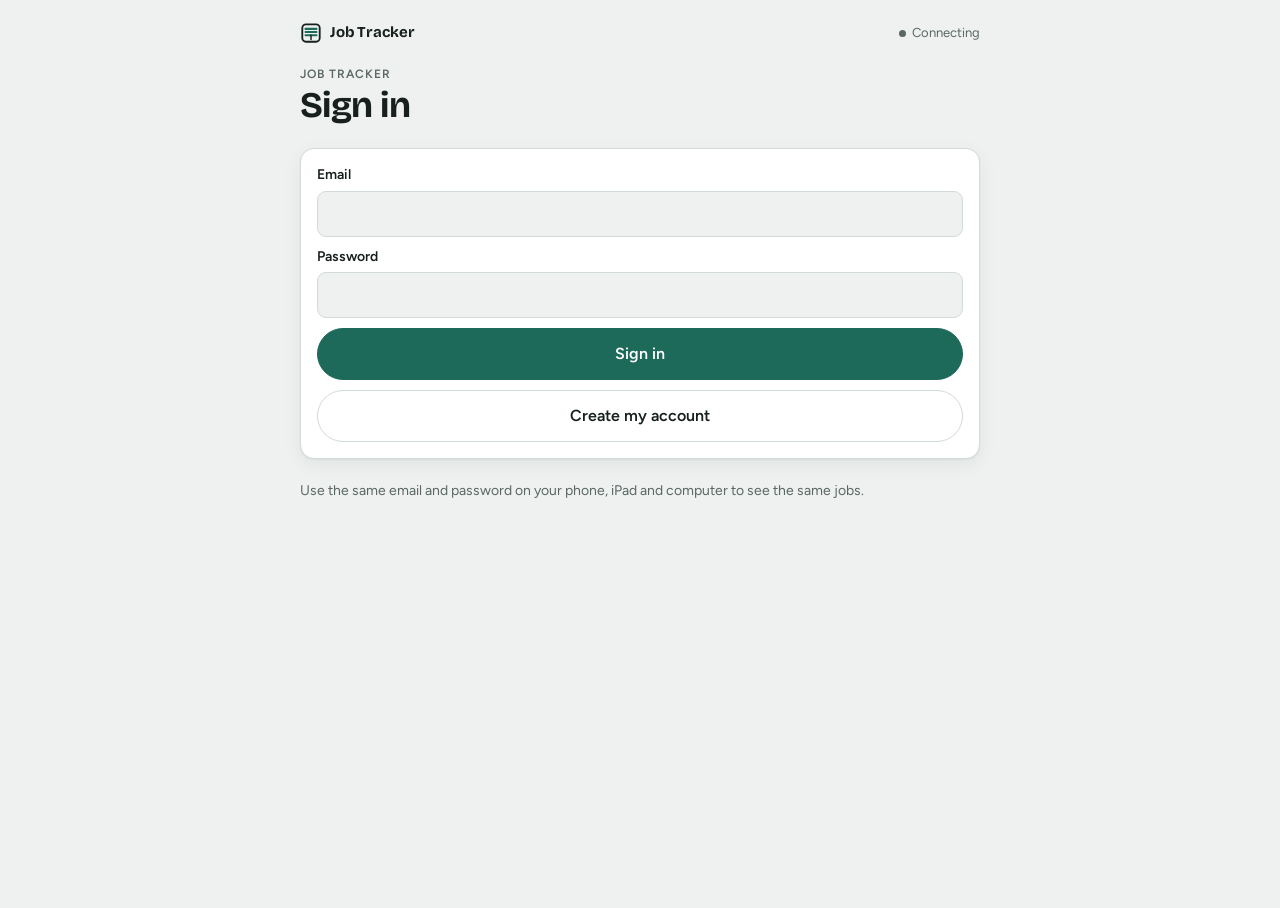
<file: app/index.html>
<!doctype html>
<html lang="en">
<head>
<meta charset="utf-8">
<meta name="viewport" content="width=device-width, initial-scale=1, viewport-fit=cover">
<title>Job Tracker</title>
<meta name="description" content="Window covering jobs from first call to install check-in. Works offline and syncs between your devices.">
<meta name="theme-color" content="#eef1ef" media="(prefers-color-scheme: light)">
<meta name="theme-color" content="#0f1412" media="(prefers-color-scheme: dark)">
<meta name="apple-mobile-web-app-capable" content="yes">
<meta name="mobile-web-app-capable" content="yes">
<meta name="apple-mobile-web-app-title" content="Job Tracker">
<meta name="apple-mobile-web-app-status-bar-style" content="black-translucent">
<link rel="manifest" href="manifest.webmanifest">
<link rel="icon" href="icon.svg" type="image/svg+xml">
<link rel="apple-touch-icon" href="apple-touch-icon.png">
<link rel="preconnect" href="https://fonts.googleapis.com">
<link rel="preconnect" href="https://fonts.gstatic.com" crossorigin>
<link rel="stylesheet" href="leaflet.css">
<link rel="stylesheet" href="https://fonts.googleapis.com/css2?family=Bricolage+Grotesque:opsz,wght@12..96,500;12..96,700&family=Figtree:wght@400;500;600;700&display=swap">
<style>
/* Layout: one narrow column like a phone app, fixed tab bar at the bottom, sheets slide up for every form.
   Look: cool stone neutrals with a deep fabric-teal accent; the job's progress is drawn as window slats. */
:root {
  --bg: #eef1ef;
  --surface: #ffffff;
  --sunk: #e3e8e5;
  --ink: #17201d;
  --muted: #5a6762;
  --line: #d3dbd7;
  --accent: #1d6a5b;
  --accent-ink: #ffffff;
  --accent-soft: #d6e9e3;
  --warn: #a8571f;
  --warn-soft: #f6e4d6;
  --danger: #b03a32;
  --ev-sales: #4f6d8f;
  --ev-measure: #82699a;
  --ev-install: #3f8256;
  --ev-meeting: #3d8590;
  --ev-other: #8c867c;
  --ev-prewire: #a8822f;
  --ev-service: #a9524a;
  --shadow: 0 1px 2px rgba(20, 35, 30, .06), 0 6px 20px rgba(20, 35, 30, .06);
  --font-display: "Bricolage Grotesque", "Figtree", system-ui, sans-serif;
  --font-body: "Figtree", system-ui, -apple-system, "Segoe UI", sans-serif;
  --r: 14px;
  --r-sm: 9px;
}
@media (prefers-color-scheme: dark) {
  :root:not([data-theme="light"]) {
    --bg: #0f1412; --surface: #182019; --sunk: #121815; --ink: #e4ebe7; --muted: #95a39d; --line: #2a3430;
    --accent: #5cbfa6; --accent-ink: #08201a; --accent-soft: #1b3830; --warn: #e39a62; --warn-soft: #3a2719; --danger: #ec7a70;
    --ev-sales: #7f9fc4; --ev-measure: #b29bcb; --ev-install: #73b98a; --ev-meeting: #6fb7c1; --ev-other: #aaa498; --ev-prewire: #d1ab5b; --ev-service: #d58479;
    --shadow: 0 1px 2px rgba(0, 0, 0, .3), 0 6px 20px rgba(0, 0, 0, .25);
    color-scheme: dark;
  }
}
:root[data-theme="dark"] {
  --bg: #0f1412; --surface: #182019; --sunk: #121815; --ink: #e4ebe7; --muted: #95a39d; --line: #2a3430;
  --accent: #5cbfa6; --accent-ink: #08201a; --accent-soft: #1b3830; --warn: #e39a62; --warn-soft: #3a2719; --danger: #ec7a70;
  --ev-sales: #7f9fc4; --ev-measure: #b29bcb; --ev-install: #73b98a; --ev-meeting: #6fb7c1; --ev-other: #aaa498; --ev-prewire: #d1ab5b; --ev-service: #d58479;
  --shadow: 0 1px 2px rgba(0, 0, 0, .3), 0 6px 20px rgba(0, 0, 0, .25);
  color-scheme: dark;
}

* { box-sizing: border-box; -webkit-tap-highlight-color: transparent; }
/* App-style scrolling: the page itself stays put and only the content scrolls, with no rubber-band stretch. */
html { height: 100%; overflow: hidden; overscroll-behavior: none; color-scheme: light; }
body { height: 100%; overflow-y: auto; overscroll-behavior: none; -webkit-overflow-scrolling: touch; touch-action: manipulation; }
button, a, .row, .day, .chip { -webkit-user-select: none; user-select: none; -webkit-touch-callout: none; }
body {
  background: var(--bg); color: var(--ink);
  font-family: var(--font-body); font-size: 16px; line-height: 1.45;
  -webkit-font-smoothing: antialiased;
  padding-left: max(16px, env(safe-area-inset-left, 0px));
  padding-right: max(16px, env(safe-area-inset-right, 0px));
}
button, input, select, textarea { font: inherit; color: inherit; }
a { color: var(--accent); }
:focus-visible { outline: 2px solid var(--accent); outline-offset: 2px; border-radius: 6px; }
.num { font-variant-numeric: tabular-nums; }

#app { max-width: 680px; margin: 0 auto; padding-block: calc(14px + env(safe-area-inset-top, 0px)) 110px; display: flex; flex-direction: column; gap: 22px; }

/* Top status line */
.topline { display: flex; align-items: center; justify-content: space-between; gap: 12px; font-size: 13px; color: var(--muted); }
.brand { display: flex; align-items: center; gap: 8px; font-family: var(--font-display); font-weight: 700; font-size: 15px; color: var(--ink); letter-spacing: -.01em; }
.brand svg { width: 22px; height: 22px; }
.sync { display: inline-flex; align-items: center; gap: 6px; }
.sync i { width: 7px; height: 7px; border-radius: 50%; background: var(--accent); display: inline-block; }
.sync.saving i { background: var(--warn); }
.sync.off i { background: var(--muted); }

h1, h2, h3 { font-family: var(--font-display); letter-spacing: -.015em; margin: 0; text-wrap: balance; }
h1 { font-size: clamp(28px, 7vw, 36px); line-height: 1.08; font-weight: 700; }
h2 { font-size: 19px; font-weight: 700; }
.eyebrow { font-size: 12px; font-weight: 600; letter-spacing: .08em; text-transform: uppercase; color: var(--muted); margin: 0 0 4px; }
.muted { color: var(--muted); }
.small { font-size: 14px; }
p { margin: 0; }

.section { display: flex; flex-direction: column; gap: 10px; }
.section-head { display: flex; align-items: baseline; justify-content: space-between; gap: 12px; }
.section-head .count { font-size: 14px; color: var(--muted); font-weight: 500; font-family: var(--font-body); }

.card { background: var(--surface); border: 1px solid var(--line); border-radius: var(--r); box-shadow: var(--shadow); }
.list { background: var(--surface); border: 1px solid var(--line); border-radius: var(--r); overflow: hidden; }
.list > * + * { border-top: 1px solid var(--line); }
.empty { padding: 18px; color: var(--muted); font-size: 15px; background: var(--surface); border: 1px dashed var(--line); border-radius: var(--r); }

/* Buttons */
.btn { display: inline-flex; align-items: center; justify-content: center; gap: 8px; min-height: 44px; padding: 0 16px; border-radius: 999px; border: 1px solid var(--line); background: var(--surface); font-weight: 600; font-size: 15px; cursor: pointer; text-decoration: none; color: var(--ink); white-space: nowrap; }
.btn:hover { border-color: var(--muted); }
.btn.primary { background: var(--accent); border-color: var(--accent); color: var(--accent-ink); }
.btn.primary:hover { filter: brightness(1.06); }
.btn.big { min-height: 52px; font-size: 16px; padding: 0 22px; width: 100%; }
.btn.ghost { background: transparent; }
.btn.danger { color: var(--danger); }
.btn.sm { min-height: 36px; padding: 0 12px; font-size: 14px; }
.btn svg { width: 18px; height: 18px; flex: none; }
.btn-row { display: flex; flex-wrap: wrap; gap: 8px; }
.link-btn { background: none; border: 0; padding: 4px 0; color: var(--accent); font-weight: 600; font-size: 15px; cursor: pointer; }
.icon-btn { width: 40px; height: 40px; border-radius: 50%; border: 1px solid var(--line); background: var(--surface); display: inline-grid; place-items: center; cursor: pointer; color: var(--ink); flex: none; }
.icon-btn svg { width: 18px; height: 18px; }

.quick { display: grid; grid-template-columns: repeat(3, 1fr); gap: 8px; }
.quick .btn { padding: 0 8px; font-size: 14px; }

/* Week strip */
.week { display: flex; flex-direction: column; gap: 10px; }
.week-nav { display: flex; align-items: center; justify-content: space-between; gap: 8px; }
.week-nav strong { font-family: var(--font-display); font-size: 17px; }
.days { display: grid; grid-template-columns: repeat(7, minmax(0, 1fr)); gap: 4px 4px; }
.day { display: flex; flex-direction: column; align-items: center; gap: 3px; padding: 8px 0 7px; border-radius: 12px; border: 1px solid transparent; background: none; cursor: pointer; min-width: 0; }
.day .dw { font-size: 11px; text-transform: uppercase; letter-spacing: .06em; color: var(--muted); font-weight: 600; }
.day .dn { font-size: 18px; font-weight: 600; font-variant-numeric: tabular-nums; line-height: 1.2; }
.day .dots { display: flex; gap: 3px; height: 6px; }
.day .dots i { width: 6px; height: 6px; border-radius: 50%; display: block; }
.day.today .dn { color: var(--accent); }
.day.sel { background: var(--surface); border-color: var(--line); box-shadow: var(--shadow); }
.day.sel.today { background: var(--accent); border-color: var(--accent); }
.day.sel.today .dn, .day.sel.today .dw { color: var(--accent-ink); }

/* Agenda rows */
.row { display: flex; align-items: flex-start; gap: 12px; padding: 13px 14px; width: 100%; text-align: left; background: none; border: 0; cursor: pointer; color: inherit; text-decoration: none; }
.row:hover { background: var(--sunk); }
.row .when { width: 52px; flex: none; font-size: 14px; font-weight: 600; font-variant-numeric: tabular-nums; padding-top: 1px; }
.row .when small { display: block; font-weight: 500; color: var(--muted); font-size: 12px; }
.row .bar { width: 4px; align-self: stretch; border-radius: 4px; flex: none; }
.row .body { flex: 1; min-width: 0; display: flex; flex-direction: column; gap: 2px; }
.row .t { font-weight: 600; overflow-wrap: anywhere; }
.row .s { font-size: 14px; color: var(--muted); overflow-wrap: anywhere; }
.row .end { flex: none; align-self: center; color: var(--muted); }
.row.done .t { text-decoration: line-through; color: var(--muted); font-weight: 500; }
.check { width: 24px; height: 24px; border-radius: 7px; border: 2px solid var(--muted); background: none; flex: none; display: grid; place-items: center; cursor: pointer; margin-top: 1px; color: var(--accent-ink); padding: 0; }
.check.on { background: var(--accent); border-color: var(--accent); }
.check svg { width: 14px; height: 14px; }
.tag { display: inline-flex; align-items: center; gap: 5px; font-size: 12px; font-weight: 600; padding: 3px 9px; border-radius: 999px; background: var(--sunk); color: var(--muted); white-space: nowrap; }
.tag.warn { background: var(--warn-soft); color: var(--warn); }
.tag.ok { background: var(--accent-soft); color: var(--accent); }

/* Jobs list */
.search { position: relative; }
.search input { width: 100%; min-height: 48px; border-radius: 999px; border: 1px solid var(--line); background: var(--surface); padding: 0 16px 0 44px; font-size: 16px; }
.search svg { position: absolute; left: 15px; top: 50%; transform: translateY(-50%); width: 18px; height: 18px; color: var(--muted); }
.chips { display: flex; gap: 6px; flex-wrap: wrap; }
.chip { min-height: 36px; padding: 0 14px; border-radius: 999px; border: 1px solid var(--line); background: var(--surface); font-weight: 600; font-size: 14px; cursor: pointer; }
.chip[aria-pressed="true"] { background: var(--ink); color: var(--bg); border-color: var(--ink); }
.job-row .slats-mini { flex: none; align-self: center; }
.stage-group { display: flex; flex-direction: column; gap: 8px; }
.stage-group h3 { font-size: 15px; font-family: var(--font-body); font-weight: 600; color: var(--muted); display: flex; justify-content: space-between; }

/* Slats: a job's progress drawn as six window slats */
.slats { display: grid; grid-template-columns: repeat(6, minmax(0, 1fr)); gap: 5px; background: none; border: 0; padding: 0; width: 100%; cursor: pointer; }
.slats span { height: 12px; border-radius: 3px; background: var(--sunk); border: 1px solid var(--line); position: relative; }
.slats span.on { background: var(--accent); border-color: var(--accent); }
.slats span.now { background: repeating-linear-gradient(-55deg, var(--accent) 0 5px, var(--accent-soft) 5px 9px); border-color: var(--accent); }
.slats-mini { display: grid; grid-template-rows: repeat(6, 3px); gap: 2px; width: 22px; }
.slats-mini i { display: block; border-radius: 1px; background: var(--line); }
.slats-mini i.on { background: var(--accent); }
.stage-labels { display: grid; grid-template-columns: repeat(6, minmax(0, 1fr)); gap: 5px; font-size: 11px; color: var(--muted); text-align: center; }
.stage-labels .now { color: var(--accent); font-weight: 700; }

/* Job page */
.back { display: inline-flex; align-items: center; gap: 4px; color: var(--muted); font-weight: 600; text-decoration: none; font-size: 15px; }
.back svg { width: 18px; height: 18px; }
.job-head { display: flex; flex-direction: column; gap: 8px; }
.job-head .addr { display: flex; align-items: center; gap: 8px; color: var(--muted); }
.next { padding: 16px; display: flex; flex-direction: column; gap: 10px; }
.next .why { font-size: 14px; color: var(--muted); }
.kv { display: grid; grid-template-columns: max-content 1fr; gap: 6px 16px; padding: 14px; font-size: 15px; }
.kv dt { color: var(--muted); }
.kv dd { margin: 0; min-width: 0; overflow-wrap: anywhere; }
.note-entry { padding: 13px 14px; display: flex; flex-direction: column; gap: 3px; }
.note-entry .meta { font-size: 13px; color: var(--muted); display: flex; gap: 8px; align-items: center; }
.note-entry .txt { white-space: pre-wrap; overflow-wrap: anywhere; }
.money { font-weight: 700; font-variant-numeric: tabular-nums; }
.room-head { padding: 9px 14px; font-size: 13px; font-weight: 700; letter-spacing: .05em; text-transform: uppercase; color: var(--muted); background: var(--sunk); }
.file-thumb { width: 44px; height: 44px; border-radius: 8px; flex: none; object-fit: cover; background: var(--sunk); display: grid; place-items: center; color: var(--muted); font-size: 11px; font-weight: 700; border: 1px solid var(--line); }
.person-line { display: flex; flex-wrap: wrap; gap: 4px 12px; font-size: 14px; color: var(--muted); }
.copy { background: none; border: 0; color: var(--accent); font-weight: 600; cursor: pointer; padding: 0; font-size: 14px; }

.banner { padding: 14px 16px; border-radius: var(--r); background: var(--accent-soft); color: var(--ink); font-size: 15px; display: flex; flex-direction: column; gap: 8px; }
.banner.warn { background: var(--warn-soft); }

/* Tab bar */
.tabbar { position: fixed; left: 0; right: 0; bottom: 0; z-index: 1100; background: var(--surface); border-top: 1px solid var(--line);
  padding: 6px max(16px, env(safe-area-inset-right, 0px)) calc(6px + env(safe-area-inset-bottom, 0px)) max(16px, env(safe-area-inset-left, 0px)); }
.tabbar nav { max-width: 680px; margin: 0 auto; display: grid; grid-template-columns: repeat(4, 1fr); }
.tabbar a { display: flex; flex-direction: column; align-items: center; gap: 2px; padding: 6px 0; font-size: 12px; font-weight: 600; color: var(--muted); text-decoration: none; border-radius: 10px; }
.tabbar a svg { width: 22px; height: 22px; }
.tabbar a[aria-current="page"] { color: var(--accent); }

/* Sheet (all forms) */
dialog#sheet { border: 0; padding: 0; background: var(--surface); color: var(--ink); width: min(560px, 100%); max-width: 100%; max-height: 92dvh; border-radius: 20px 20px 0 0; margin: auto auto 0; box-shadow: 0 -10px 40px rgba(0, 0, 0, .2); }
@media (min-width: 640px) { dialog#sheet { border-radius: 20px; margin: auto; } }
dialog#sheet::backdrop { background: rgba(10, 18, 15, .45); }
.sheet-in { display: flex; flex-direction: column; max-height: 92dvh; }
.sheet-head { padding: 18px 20px 10px; display: flex; justify-content: space-between; align-items: flex-start; gap: 12px; }
.sheet-head h2 { font-size: 21px; }
.sheet-body { padding: 4px 20px 16px; overflow-y: auto; display: flex; flex-direction: column; gap: 14px; }
.sheet-foot { padding: 12px 20px calc(14px + env(safe-area-inset-bottom, 0px)); border-top: 1px solid var(--line); display: flex; gap: 8px; flex-wrap: wrap; }
.sheet-foot .btn { flex: 1; }
.field { display: flex; flex-direction: column; gap: 5px; min-width: 0; }
.field label, .field .lbl { font-size: 14px; font-weight: 600; }
.field input, .field select, .field textarea { width: 100%; min-height: 46px; border: 1px solid var(--line); border-radius: var(--r-sm); background: var(--bg); padding: 10px 12px; font-size: 16px; }
.field textarea { min-height: 90px; resize: vertical; }
.field .hint { font-size: 13px; color: var(--muted); }
.fields-2 { display: grid; grid-template-columns: 1fr 1fr; gap: 12px; }
.radios { display: flex; flex-wrap: wrap; gap: 6px; }
.radios input { position: absolute; opacity: 0; pointer-events: none; }
.radios label { min-height: 38px; padding: 0 14px; display: inline-flex; align-items: center; border-radius: 999px; border: 1px solid var(--line); font-weight: 600; font-size: 14px; cursor: pointer; background: var(--bg); }
.radios input:checked + label { background: var(--accent); color: var(--accent-ink); border-color: var(--accent); }
.radios input:focus-visible + label { outline: 2px solid var(--accent); outline-offset: 2px; }
.choices { display: flex; flex-direction: column; gap: 8px; }
.choices .btn { justify-content: flex-start; white-space: normal; text-align: left; min-height: 50px; border-radius: 12px; }
.choices .btn small { display: block; color: var(--muted); font-weight: 500; }
.sheet-context { color: var(--muted); font-size: 15px; }

#toast { position: fixed; left: 50%; bottom: calc(84px + env(safe-area-inset-bottom, 0px)); transform: translateX(-50%) translateY(20px); background: var(--ink); color: var(--bg); padding: 11px 18px; border-radius: 999px; font-weight: 600; font-size: 14px; opacity: 0; pointer-events: none; transition: opacity .2s, transform .2s; z-index: 1200; max-width: calc(100% - 32px); text-align: center; }
#toast.show { opacity: 1; transform: translateX(-50%) translateY(0); }

.progress { height: 6px; border-radius: 6px; background: var(--sunk); overflow: hidden; }
.progress i { display: block; height: 100%; background: var(--accent); width: 0; transition: width .2s; }

/* Map tab */
.map-slot { isolation: isolate; height: min(58vh, 520px); border-radius: var(--r); overflow: hidden; border: 1px solid var(--line); background: var(--sunk); }
#map { width: 100%; height: 100%; }
.leaflet-container { font-family: var(--font-body); }
.pin-icon { background: none; border: 0; }
.pin-icon span { display: block; width: 24px; height: 24px; border-radius: 50% 50% 50% 0; transform: rotate(-45deg); border: 3px solid #fff; box-shadow: 0 2px 6px rgba(0, 0, 0, .35); }
.pin-dot { width: 12px; height: 12px; border-radius: 50%; flex: none; margin-top: 6px; }
.pin-photos { display: flex; gap: 8px; flex-wrap: wrap; }
.pin-photos img { width: 96px; height: 96px; object-fit: cover; border-radius: 10px; background: var(--sunk); }
.pin-facts { display: flex; flex-direction: column; gap: 4px; font-size: 15px; }
.pin-facts .tag { align-self: flex-start; }
.choices .btn.primary small { color: inherit; opacity: .85; }
@media (prefers-reduced-motion: reduce) { * { transition: none !important; } }
</style>

</head>
<body>
<div id="app" aria-live="polite"></div>
<div class="tabbar"><nav aria-label="Main">
  <a href="#today" data-tab="today"><svg viewBox="0 0 24 24" fill="none" stroke="currentColor" stroke-width="2" stroke-linecap="round" stroke-linejoin="round"><rect x="3" y="4.5" width="18" height="16" rx="3"/><path d="M3 9.5h18M8 3v3M16 3v3"/><circle cx="12" cy="15" r="1.6" fill="currentColor"/></svg>Today</a>
  <a href="#jobs" data-tab="jobs"><svg viewBox="0 0 24 24" fill="none" stroke="currentColor" stroke-width="2" stroke-linecap="round" stroke-linejoin="round"><rect x="3" y="3.5" width="18" height="17" rx="2.5"/><path d="M3 8h18M3 12.5h18M3 17h18"/></svg>Jobs</a>
  <a href="#map" data-tab="map"><svg viewBox="0 0 24 24" fill="none" stroke="currentColor" stroke-width="2" stroke-linecap="round" stroke-linejoin="round"><path d="M12 21s-6.5-6.2-6.5-11.2a6.5 6.5 0 0 1 13 0C18.5 14.8 12 21 12 21z"/><circle cx="12" cy="9.8" r="2.4"/></svg>Map</a>
  <a href="#more" data-tab="more"><svg viewBox="0 0 24 24" fill="none" stroke="currentColor" stroke-width="2" stroke-linecap="round"><circle cx="5" cy="12" r="1.6" fill="currentColor"/><circle cx="12" cy="12" r="1.6" fill="currentColor"/><circle cx="19" cy="12" r="1.6" fill="currentColor"/></svg>More</a>
</nav></div>
<dialog id="sheet"></dialog>
<div id="toast" role="status"></div>

<script src="supabase.js"></script>
<script src="leaflet.js"></script>
<script>
(function () {
'use strict';

// ---------- Constants ----------
const APP_VERSION = 'Nov 23 · offline';
const STAGES = [
  { id: 'lead', label: 'New lead', short: 'Lead', sec: 'sales' },
  { id: 'consult', label: 'Sales calls', short: 'Sales', sec: 'sales' },
  { id: 'quoted', label: 'Quotes out', short: 'Quotes', sec: 'sales' },
  { id: 'measure', label: 'Final measure', short: 'Measure', sec: 'install' },
  { id: 'ordered', label: 'Ordered', short: 'Ordered', sec: 'install' },
  { id: 'install', label: 'Install', short: 'Install', sec: 'install' },
  { id: 'complete', label: 'Done', short: 'Done', sec: 'closed' },
  { id: 'lost', label: 'Lost', short: 'Lost', sec: 'closed' },
];
const OLD_STAGES = { quoting: 'consult', proposal: 'quoted', sold: 'measure', prewire: 'measure', waiting: 'measure', punch: 'install' };
const STEP_IDS = STAGES.slice(0, 6).map((s) => s.id);
const stage = (id) => STAGES.find((s) => s.id === id) || STAGES[0];
const stageIdx = (id) => (id === 'complete' ? 6 : STEP_IDS.indexOf(id));

const EVENT_TYPES = [
  { id: 'sales', label: 'Sales call', pick: true },
  { id: 'measure', label: 'Final measure', pick: true },
  { id: 'install', label: 'Install', pick: true },
  { id: 'meeting', label: 'Site visit', pick: true },
  { id: 'other', label: 'Other', pick: true },
  { id: 'prewire', label: 'Pre-wire / drill' },
  { id: 'service', label: 'Service / repair' },
];
const evType = (id) => EVENT_TYPES.find((t) => t.id === id) || EVENT_TYPES[4];
const evColor = (id) => `var(--ev-${evType(id).id})`;
// Booking one of these moves the job forward to that step.
const EVENT_STAGE = { sales: 'consult', measure: 'measure', install: 'install' };

const NOTE_TYPES = ['Note', 'Call', 'Text', 'Email', 'Visit'];
const ROLES = ['Homeowner', 'Interior Designer', 'Builder / GC', 'Contractor', 'Architect', 'Electrician', 'Low-voltage / AV', 'Property Manager', 'Vendor / Rep', 'Other'];
const SOURCES = ['Referral', 'Interior designer', 'Builder / contractor', 'Drive-by / new construction', 'Website', 'Showroom', 'Repeat customer', 'Home show', 'Phone call', 'Other'];
const CATEGORIES = ['Shades', 'Blinds', 'Shutters', 'Drapery', 'Outdoor Screens & Shades', 'Motorization / Controls', 'Hardware / Other'];
const BRANDS = ['Hunter Douglas', 'Lutron', 'Norman', 'Graber', 'Levolor', 'Alta', 'Lafayette', 'Draper', 'MechoShade', 'Bali', 'Sunburst', 'Polywood', 'Kirsch', 'Phantom Screens', 'Insolroll', 'Somfy', 'Hunter Douglas PowerView', 'Control4', 'Savant', 'Custom Workroom'];
const MOUNTS = ['Inside', 'Outside', 'Ceiling', 'Wall', 'Pocket'];
const CONTROLS = ['Cordless', 'Cord', 'Wand', 'Chain / loop', 'Motorized – hardwired', 'Motorized – battery', 'Motorized – plug-in', 'Manual crank'];
const ITEM_STATUSES = ['Quoted', 'Ordered', 'Received', 'Installed', 'Issue'];
const FILE_LABELS = ['Plans', 'Quote', 'Order sheet', 'Photo', 'Contract', 'Other'];
const AUTO_TASKS = { quoted: { title: 'Check in on the quotes', days: 4 }, complete: { title: 'Check in after install (happy? referrals? review?)', days: 14 } };

// ---------- Small helpers ----------
const $ = (s, el = document) => el.querySelector(s);
const esc = (s) => String(s ?? '').replace(/[&<>"']/g, (c) => ({ '&': '&amp;', '<': '&lt;', '>': '&gt;', '"': '&quot;', "'": '&#39;' })[c]);
const uid = () => Date.now().toString(36) + Math.random().toString(36).slice(2, 8);
const nowISO = () => new Date().toISOString();
const clone = (o) => JSON.parse(JSON.stringify(o ?? null));
const pad = (n) => String(n).padStart(2, '0');
const ymd = (d) => `${d.getFullYear()}-${pad(d.getMonth() + 1)}-${pad(d.getDate())}`;
const parseDay = (s) => { const [y, m, d] = s.split('-').map(Number); return new Date(y, m - 1, d); };
const today = () => ymd(new Date());
const addDays = (s, n) => { const d = parseDay(s); d.setDate(d.getDate() + n); return ymd(d); };
const dayDiff = (a, b) => Math.round((parseDay(b) - parseDay(a)) / 86400000);
const fmtDay = (s, o = { weekday: 'short', month: 'short', day: 'numeric' }) => (s ? parseDay(s).toLocaleDateString(undefined, o) : '');
const relDay = (s) => {
  if (!s) return '';
  const n = dayDiff(today(), s);
  if (n === 0) return 'Today';
  if (n === 1) return 'Tomorrow';
  if (n === -1) return 'Yesterday';
  if (n > 1 && n < 7) return parseDay(s).toLocaleDateString(undefined, { weekday: 'long' });
  return fmtDay(s, { month: 'short', day: 'numeric', year: parseDay(s).getFullYear() !== new Date().getFullYear() ? 'numeric' : undefined });
};
const fmtTime = (t) => {
  if (!t) return '';
  const [h, m] = t.split(':').map(Number);
  const ap = h >= 12 ? 'pm' : 'am';
  const hh = h % 12 || 12;
  return m ? `${hh}:${pad(m)}${ap}` : `${hh}${ap}`;
};
const money = (n) => (n === '' || n == null || isNaN(Number(n)) ? '' : Number(n).toLocaleString(undefined, { style: 'currency', currency: 'USD', maximumFractionDigits: 0 }));
const firstName = (name) => String(name || '').split(/[\s&]/)[0] || '';
const fmtSize = (b) => (b > 1e6 ? (b / 1e6).toFixed(1) + ' MB' : Math.max(1, Math.round(b / 1e3)) + ' KB');

const ICON = {
  back: '<svg viewBox="0 0 24 24" fill="none" stroke="currentColor" stroke-width="2.2" stroke-linecap="round" stroke-linejoin="round"><path d="M15 5l-7 7 7 7"/></svg>',
  prev: '<svg viewBox="0 0 24 24" fill="none" stroke="currentColor" stroke-width="2.2" stroke-linecap="round" stroke-linejoin="round"><path d="M15 5l-7 7 7 7"/></svg>',
  next: '<svg viewBox="0 0 24 24" fill="none" stroke="currentColor" stroke-width="2.2" stroke-linecap="round" stroke-linejoin="round"><path d="M9 5l7 7-7 7"/></svg>',
  plus: '<svg viewBox="0 0 24 24" fill="none" stroke="currentColor" stroke-width="2.2" stroke-linecap="round"><path d="M12 5v14M5 12h14"/></svg>',
  check: '<svg viewBox="0 0 24 24" fill="none" stroke="currentColor" stroke-width="3" stroke-linecap="round" stroke-linejoin="round"><path d="M5 12.5l4.5 4.5L19 7.5"/></svg>',
  search: '<svg viewBox="0 0 24 24" fill="none" stroke="currentColor" stroke-width="2.2" stroke-linecap="round"><circle cx="11" cy="11" r="7"/><path d="M20 20l-4-4"/></svg>',
  dots: '<svg viewBox="0 0 24 24" fill="currentColor"><circle cx="5" cy="12" r="2"/><circle cx="12" cy="12" r="2"/><circle cx="19" cy="12" r="2"/></svg>',
  close: '<svg viewBox="0 0 24 24" fill="none" stroke="currentColor" stroke-width="2.2" stroke-linecap="round"><path d="M6 6l12 12M18 6L6 18"/></svg>',
  chev: '<svg viewBox="0 0 24 24" width="18" height="18" fill="none" stroke="currentColor" stroke-width="2" stroke-linecap="round" stroke-linejoin="round"><path d="M9 5l7 7-7 7"/></svg>',
  logo: '<svg viewBox="0 0 24 24" fill="none"><rect x="2.5" y="2.5" width="19" height="19" rx="4" stroke="currentColor" stroke-width="2"/><path d="M6 7.5h12M6 11h12M6 14.5h12" stroke="var(--accent)" stroke-width="2.2" stroke-linecap="round"/><path d="M12 14.5V19" stroke="currentColor" stroke-width="1.6" stroke-linecap="round"/></svg>',
};

// ---------- Data ----------
// Everything is kept on this device first (so the app works with no internet),
// then synced to your own Supabase database whenever there's a connection.
const S = { jobs: new Map(), events: new Map(), tasks: new Map(), pins: new Map(), meta: { contacts: [] }, loaded: false, mode: 'starting', sb: null, user: null, syncError: '', lastSync: '', msg: '' };
const BAKED = { url: 'https://zfdtnprrjhewdvepbovo.supabase.co', key: 'sb_publishable_gRPjEWbBBObRIwLcyvhvrw_Jo41UBPC' }; // Filled in once your database is set up, so every device just signs in.
const CFG_KEY = 'jt-config';

// Tiny IndexedDB helper: 'kv' holds saved data, 'blobs' holds files kept on this device.
const idb = (() => {
  let p;
  // Opening on-device storage can stall when the app starts (a known iPhone/Safari issue), so ask again if it hangs.
  const open = () => p || (p = new Promise((res, rej) => {
    let done = false, tries = 0;
    const attempt = () => {
      tries++;
      const r = indexedDB.open('job-tracker', 1);
      r.onupgradeneeded = () => { r.result.createObjectStore('kv'); r.result.createObjectStore('blobs'); };
      r.onsuccess = () => { if (done) { r.result.close(); return; } done = true; res(r.result); };
      r.onerror = () => { if (!done && tries >= 4) { done = true; rej(r.error); } };
      setTimeout(() => { if (done) return; if (tries < 4) attempt(); else { done = true; rej(new Error('Storage on this device did not open')); } }, 1500);
    };
    attempt();
  }).catch((e) => { p = null; throw e; }));
  const tx = (store, mode, fn) => open().then((db) => new Promise((res, rej) => {
    const t = db.transaction(store, mode);
    const q = fn(t.objectStore(store));
    t.oncomplete = () => res(q && q.result);
    t.onerror = () => rej(t.error);
    t.onabort = () => rej(t.error);
  }));
  return { get: (s, k) => tx(s, 'readonly', (o) => o.get(k)), set: (s, k, v) => tx(s, 'readwrite', (o) => o.put(v, k)), del: (s, k) => tx(s, 'readwrite', (o) => o.delete(k)) };
})();

let outbox = {};
let lastPull = '';
let outV = 0;
let persistT = 0;
function persistNow() {
  clearTimeout(persistT);
  // Never write before this device's saved data has been read, or unsent changes could be overwritten.
  if (!S.user || !S.localReady) return Promise.resolve();
  return idb.set('kv', 'state:' + S.user.id, { jobs: all('jobs'), events: all('events'), tasks: all('tasks'), pins: all('pins'), meta: S.meta, outbox, lastPull })
    .catch((e) => { console.error(e); toast('Couldn’t save on this device. It may be out of space.'); });
}
function persist() { clearTimeout(persistT); persistT = setTimeout(persistNow, 200); }
document.addEventListener('visibilitychange', () => { if (document.hidden) persistNow(); else syncSoon(50); });

function enqueue(coll, id, body) {
  outbox[coll + '/' + id] = { coll, id, body, v: `${++outV}:${Date.now()}`, at: Date.now() };
  persist();
  syncSoon();
}
function put(coll, obj) {
  if (!obj.id) obj.id = uid();
  if (!obj.createdAt) obj.createdAt = nowISO();
  obj.updatedAt = nowISO();
  const body = clone(obj);
  S[coll].set(obj.id, body);
  schedule();
  enqueue(coll, obj.id, body);
  return obj;
}
function del(coll, id) {
  S[coll].delete(id);
  schedule();
  enqueue(coll, id, null);
}
const get = (coll, id) => clone(S[coll].get(id));
const all = (coll) => [...S[coll].values()];

let syncing = false, syncAgain = false;
function syncSoon(ms = 400) { clearTimeout(syncSoon.t); syncSoon.t = setTimeout(sync, ms); }
async function sync() {
  if (!S.sb || !S.user || S.mode !== 'live' || !navigator.onLine) { schedule(); return; }
  if (syncing) { syncAgain = true; return; }
  syncing = true;
  try {
    await uploadPendingFiles();
    const items = Object.values(outbox);
    for (let i = 0; i < items.length; i += 200) {
      const chunk = items.slice(i, i + 200);
      const { error } = await S.sb.from('docs').upsert(chunk.map((it) => ({ user_id: S.user.id, coll: it.coll, id: it.id, body: it.body || {}, deleted: !it.body })), { onConflict: 'user_id,coll,id' });
      if (error) throw error;
      chunk.forEach((it) => { const k = it.coll + '/' + it.id; if (outbox[k] && outbox[k].v === it.v) delete outbox[k]; });
      persist();
    }
    await pull();
    S.syncError = '';
  } catch (e) {
    console.error(e);
    S.syncError = (e && (e.message || e.error_description)) || 'Unknown problem';
    if (/JWT|token|auth/i.test(S.syncError)) { const { data } = await S.sb.auth.getSession().catch(() => ({ data: {} })); if (!data || !data.session) { S.mode = 'signin'; S.msg = 'Please sign in again.'; } }
  } finally {
    syncing = false;
    schedule();
    if (syncAgain) { syncAgain = false; syncSoon(); }
  }
}
async function pull() {
  for (;;) {
    let q = S.sb.from('docs').select('coll,id,body,deleted,updated_at').order('updated_at', { ascending: true }).limit(1000);
    if (lastPull) q = q.gt('updated_at', lastPull);
    const { data, error } = await q;
    if (error) throw error;
    data.forEach(applyRemote);
    if (data.length) lastPull = data[data.length - 1].updated_at;
    if (data.length < 1000) break;
  }
  S.loaded = true;
  S.lastSync = nowISO();
  persist();
}
function applyRemote(r) {
  if (!r || !r.coll) return;
  if (outbox[r.coll + '/' + r.id]) return; // a change made here that hasn't been sent yet wins
  if (r.coll === 'meta') {
    if (r.id === 'contacts') S.meta.contacts = (r.body || {}).list || [];
    if (r.id === 'info') S.meta.lastBackup = (r.body || {}).lastBackup || '';
  } else if (S[r.coll] instanceof Map) {
    if (r.deleted) S[r.coll].delete(r.id); else S[r.coll].set(r.id, { ...r.body, id: r.id });
  }
  schedule();
}
window.addEventListener('online', () => { schedule(); syncSoon(50); setTimeout(fillMissingAddresses, 3000); });
window.addEventListener('offline', () => schedule());
setInterval(() => syncSoon(0), 30000);

// ----- Files: kept on this device right away, uploaded when there's a connection -----
const urlCache = new Map();
async function uploadPendingFiles() {
  for (const [coll, j] of [...all('jobs').map((x) => ['jobs', x]), ...all('pins').map((x) => ['pins', x])]) {
    for (const f of j.files || []) {
      if (!f.pending) continue;
      const blob = await idb.get('blobs', f.id).catch(() => null);
      if (!blob) continue; // added on another device; that device uploads it
      const path = `${S.user.id}/${f.id}-${(f.name || 'file').replace(/[^\w.\-]+/g, '_')}`;
      const { error } = await S.sb.storage.from('files').upload(path, blob, { upsert: true, contentType: f.type || blob.type || undefined });
      if (error) throw error;
      const jj = get(coll, j.id);
      const ff = jj && (jj.files || []).find((x) => x.id === f.id);
      if (ff) { ff.pending = false; ff.path = path; put(coll, jj); }
    }
  }
}
async function fileUrl(f) {
  if (urlCache.has(f.id)) return urlCache.get(f.id);
  let u = '';
  if (f.path && S.sb && navigator.onLine) {
    const { data } = await S.sb.storage.from('files').createSignedUrl(f.path, 6 * 3600).catch(() => ({}));
    u = (data && data.signedUrl) || '';
  }
  if (!u) { const blob = await idb.get('blobs', f.id).catch(() => null); if (blob) u = URL.createObjectURL(blob); }
  if (u) urlCache.set(f.id, u);
  return u;
}
function hydrateFiles() {
  if (V.route !== 'job') return;
  const j = S.jobs.get(V.jobId);
  if (!j) return;
  (j.files || []).forEach((f) => {
    const img = document.querySelector(`[data-file-img="${f.id}"]`);
    const link = document.querySelector(`[data-file-link="${f.id}"]`);
    if (!img && !link) return;
    fileUrl(f).then((u) => {
      if (!u) return;
      const i2 = document.querySelector(`[data-file-img="${f.id}"]`);
      const l2 = document.querySelector(`[data-file-link="${f.id}"]`);
      if (i2) i2.src = u;
      if (l2) { l2.href = u; l2.hidden = false; }
    });
  });
}

function setStage(job, to) {
  if (job.stage === to) return;
  job.stage = to;
  job.stageHistory = job.stageHistory || [];
  job.stageHistory.push({ stage: to, at: nowISO() });
  // Reminders the app made for an earlier step are finished once the job moves on.
  all('tasks').forEach((t) => {
    if (t.jobId === job.id && !t.done && t.forStage && t.forStage !== to) put('tasks', { ...clone(t), done: true, doneAt: nowISO() });
  });
  const auto = AUTO_TASKS[to];
  if (auto) put('tasks', { title: auto.title, due: addDays(today(), auto.days), jobId: job.id, done: false, auto: true, forStage: to });
  put('jobs', job);
}
const jobEvents = (id) => all('events').filter((e) => e.jobId === id);
const jobTasks = (id) => all('tasks').filter((t) => t.jobId === id);
const evEnd = (e) => addDays(e.date, Math.max(1, Number(e.days) || 1) - 1);
const isActive = (j) => stage(j.stage).sec !== 'closed';
const client = (j) => (j.people || [])[0];

// The next thing that will happen on a job: an upcoming appointment or an open reminder.
function nextThing(j) {
  const t = today();
  const ev = jobEvents(j.id).filter((e) => evEnd(e) >= t && !e.done).sort((a, b) => (a.date + (a.start || '')).localeCompare(b.date + (b.start || '')))[0];
  const tk = jobTasks(j.id).filter((x) => !x.done).sort((a, b) => (a.due || '').localeCompare(b.due || ''))[0];
  if (tk && (!ev || tk.due <= ev.date)) return { kind: 'task', due: tk.due, text: tk.title, late: tk.due < t };
  if (ev) return { kind: 'event', due: ev.date, text: `${evType(ev.type).label}${ev.start ? ' ' + fmtTime(ev.start) : ''}`, late: false };
  return null;
}

// ---------- Rendering ----------
const V = { route: 'today', jobId: '', weekStart: '', sel: today(), filter: 'active', q: '' };
let raf = 0;
function schedule() { if (!raf) raf = requestAnimationFrame(() => { raf = 0; render(); }); }

function syncBadge() {
  const el = $('#sync');
  if (!el) return;
  const n = Object.keys(outbox).length + [...all('jobs'), ...all('pins')].reduce((s, j) => s + (j.files || []).filter((f) => f.pending).length, 0);
  let cls = 'sync', txt = 'Synced';
  if (!navigator.onLine) { cls = 'sync off'; txt = n ? `Offline · ${n} waiting` : 'Offline'; }
  else if (S.syncError) { cls = 'sync saving'; txt = 'Sync problem'; }
  else if (n) { cls = 'sync saving'; txt = syncing ? 'Syncing' : `${n} waiting`; }
  else if (!S.loaded) { cls = 'sync off'; txt = 'Connecting'; }
  el.className = cls;
  el.innerHTML = `<i></i>${txt}`;
}

function parseHash() {
  const h = decodeURIComponent(location.hash.slice(1));
  if (h.startsWith('job-')) { V.route = 'job'; V.jobId = h.slice(4); }
  else V.route = ['jobs', 'more', 'map', 'pins'].includes(h) ? h : 'today';
}
function go(h) { if (location.hash !== '#' + h) location.hash = h; else render(); }

function render() {
  const app = $('#app');
  const keepScroll = render.last === location.hash;
  const y = document.body.scrollTop;
  const head = `<div class="topline"><span class="brand">${ICON.logo}Job Tracker</span><span id="sync" class="sync off"><i></i></span></div>`;
  let body = '';
  const tb = $('.tabbar');
  if (tb) tb.hidden = S.mode !== 'live';
  if (S.mode === 'setup') body = viewSetup();
  else if (S.mode === 'signin') body = viewSignIn();
  else if (S.mode === 'starting') body = '';
  else if (V.route === 'job') body = viewJob();
  else if (V.route === 'jobs') body = viewJobs();
  else if (V.route === 'more') body = viewMore();
  else if (V.route === 'map') body = viewMap();
  else if (V.route === 'pins') body = viewPins();
  else body = viewToday();
  // Keep the search box (and what's typed in it) when the list re-renders.
  const search = $('#q');
  const hadFocus = search && document.activeElement === search;
  const caret = search ? search.selectionStart : 0;
  app.innerHTML = head + body;
  if (hadFocus && $('#q')) { $('#q').focus(); try { $('#q').setSelectionRange(caret, caret); } catch (e) {} }
  document.querySelectorAll('.tabbar a').forEach((a) => a.setAttribute('aria-current', a.dataset.tab === ({ job: 'jobs', pins: 'more' }[V.route] || V.route) ? 'page' : 'false'));
  syncBadge();
  document.body.scrollTop = keepScroll ? y : 0;
  render.last = location.hash;
  hydrateFiles();
  placeMap();
}

function loadingNote() {
  if (S.mode === 'live' && S.user && !S.localReady) return `<div class="banner warn"><strong>Couldn’t open the jobs saved on this device.</strong><span>Close the app fully (swipe it away) and open it again. ${navigator.onLine ? 'Anything you change now still syncs while you have service.' : 'Wait until you have service before making changes.'}</span></div>`;
  if (S.syncError && navigator.onLine) return `<div class="banner warn"><strong>Can’t sync right now.</strong><span>Your changes are safe on this device and will sync once this is fixed. (${esc(S.syncError)})</span></div>`;
  if (!S.loaded) return navigator.onLine ? `<div class="banner"><span>Loading your jobs…</span></div>` : `<div class="banner warn"><strong>You’re offline.</strong><span>Your jobs will appear once this device connects for the first time.</span></div>`;
  return '';
}

// ----- Setup and sign in -----
function viewSetup() {
  return `<header><p class="eyebrow">One-time setup</p><h1>Connect your database</h1></header>
  <div class="card next">
    <p>Paste the two values from Supabase: <strong>Project Settings → API</strong> (or <strong>Data API</strong>).</p>
    <form id="setup-form" class="section" novalidate>
      <div class="field"><label for="cfg-url">Project URL</label><input id="cfg-url" type="url" placeholder="https://xxxx.supabase.co" autocomplete="off" autocapitalize="off" spellcheck="false"></div>
      <div class="field"><label for="cfg-key">anon public key</label><textarea id="cfg-key" rows="3" placeholder="eyJ…" autocapitalize="off" spellcheck="false"></textarea></div>
      <button class="btn primary big" type="submit">Connect</button>
    </form>
  </div>`;
}
function viewSignIn() {
  return `<header><p class="eyebrow">Job Tracker</p><h1>Sign in</h1></header>
  ${S.msg ? `<div class="banner">${esc(S.msg)}</div>` : ''}
  ${navigator.onLine ? '' : '<div class="banner warn">You’re offline. Signing in needs internet the first time.</div>'}
  <div class="card next">
    <form id="signin-form" class="section" novalidate>
      <div class="field"><label for="si-email">Email</label><input id="si-email" type="email" autocomplete="username" autocapitalize="off"></div>
      <div class="field"><label for="si-pass">Password</label><input id="si-pass" type="password" autocomplete="current-password"></div>
      <button class="btn primary big" type="submit" data-mode="in">Sign in</button>
      <button class="btn big" type="button" data-act="signup">Create my account</button>
    </form>
  </div>
  <p class="small muted">Use the same email and password on your phone, iPad and computer to see the same jobs.</p>`;
}

// ----- Today -----
function dayItems(day) {
  const evs = all('events').filter((e) => e.date <= day && evEnd(e) >= day).sort((a, b) => (a.start || '99').localeCompare(b.start || '99'));
  const tks = all('tasks').filter((t) => t.due === day).sort((a, b) => (a.done - b.done) || (a.time || '99').localeCompare(b.time || '99'));
  return { evs, tks };
}

function evRow(e, day) {
  const j = e.jobId && S.jobs.get(e.jobId);
  const n = Number(e.days) || 1;
  const dayNo = day ? dayDiff(e.date, day) + 1 : 0;
  const when = e.start ? fmtTime(e.start) : 'All day';
  const sub = [j ? j.name : '', n > 1 && day ? `Day ${dayNo} of ${n}` : '', e.location && (!j || e.location !== j.address) ? e.location : ''].filter(Boolean).join(' · ');
  return `<button class="row${e.done ? ' done' : ''}" data-act="event" data-id="${e.id}">
    <span class="when">${esc(when)}${e.end ? `<small>to ${esc(fmtTime(e.end))}</small>` : ''}</span>
    <span class="bar" style="background:${evColor(e.type)}"></span>
    <span class="body"><span class="t">${esc(j ? evType(e.type).label : e.title || evType(e.type).label)}</span>${sub ? `<span class="s">${esc(sub)}</span>` : ''}</span>
  </button>`;
}
function taskRow(t, showDue, hideJob) {
  const j = !hideJob && t.jobId && S.jobs.get(t.jobId);
  const late = !t.done && t.due && t.due < today();
  const sub = [showDue ? (late ? `Due ${relDay(t.due)}` : relDay(t.due)) : '', t.time ? fmtTime(t.time) : '', j ? j.name : ''].filter(Boolean).join(' · ');
  return `<div class="row${t.done ? ' done' : ''}" data-act="task" data-id="${t.id}" role="button" tabindex="0">
    <button class="check${t.done ? ' on' : ''}" data-act="tick" data-id="${t.id}" aria-label="${t.done ? 'Mark not done' : 'Mark done'}">${t.done ? ICON.check : ''}</button>
    <span class="body"><span class="t">${esc(t.title)}</span>${sub ? `<span class="s">${late ? `<span class="tag warn">Overdue</span> ` : ''}${esc(sub)}</span>` : ''}</span>
  </div>`;
}

function viewToday() {
  const t = today();
  if (!V.weekStart) V.weekStart = addDays(t, -parseDay(t).getDay());
  const days = Array.from({ length: 14 }, (_, i) => addDays(V.weekStart, i));
  const ws = parseDay(days[0]), we = parseDay(days[13]);
  const range = ws.getMonth() === we.getMonth()
    ? `${ws.toLocaleDateString(undefined, { month: 'long' })} ${ws.getDate()}–${we.getDate()}`
    : `${fmtDay(days[0], { month: 'short', day: 'numeric' })} – ${fmtDay(days[13], { month: 'short', day: 'numeric' })}`;
  const cell = (d) => {
    const { evs, tks } = dayItems(d);
    const dots = evs.slice(0, 3).map((e) => `<i style="background:${evColor(e.type)}"></i>`).join('') + (tks.some((x) => !x.done) ? '<i style="background:var(--muted)"></i>' : '');
    const dt = parseDay(d);
    return `<button class="day${d === t ? ' today' : ''}${d === V.sel ? ' sel' : ''}" data-act="pick-day" data-day="${d}" aria-label="${esc(fmtDay(d, { weekday: 'long', month: 'long', day: 'numeric' }))}">
      ${d < days[7] ? `<span class="dw">${dt.toLocaleDateString(undefined, { weekday: 'narrow' })}</span>` : ''}<span class="dn">${dt.getDate()}</span><span class="dots">${dots}</span></button>`;
  };
  const strip = days.map(cell).join('');

  // What needs attention
  const overdue = all('tasks').filter((x) => !x.done && x.due && x.due < t).sort((a, b) => a.due.localeCompare(b.due));
  const unnoted = all('events').filter((e) => !e.done && evEnd(e) < t && e.jobId && S.jobs.has(e.jobId)).sort((a, b) => b.date.localeCompare(a.date));
  const stuck = all('jobs').filter((j) => isActive(j) && !nextThing(j));
  let needs = '';
  if (overdue.length || unnoted.length || stuck.length) {
    needs = `<section class="section"><div class="section-head"><h2>Needs you</h2><span class="count">${overdue.length + unnoted.length + stuck.length}</span></div><div class="list">
      ${unnoted.map((e) => `<button class="row" data-act="how" data-id="${e.id}"><span class="bar" style="background:${evColor(e.type)}"></span><span class="body"><span class="t">How did the ${esc(evType(e.type).label.toLowerCase())} go?</span><span class="s">${esc(S.jobs.get(e.jobId).name)} · ${esc(relDay(e.date))}</span></span><span class="end">${ICON.chev}</span></button>`).join('')}
      ${overdue.map((x) => taskRow(x, true)).join('')}
      ${stuck.slice(0, 4).map((j) => `<a class="row" href="#job-${j.id}"><span class="bar" style="background:var(--warn)"></span><span class="body"><span class="t">${esc(j.name)}</span><span class="s"><span class="tag warn">No next step</span> ${esc(stage(j.stage).label)}</span></span><span class="end">${ICON.chev}</span></a>`).join('')}
      ${stuck.length > 4 ? `<a class="row" href="#jobs"><span class="body"><span class="s">${stuck.length - 4} more jobs with no next step</span></span><span class="end">${ICON.chev}</span></a>` : ''}
    </div></section>`;
  }

  const { evs, tks } = dayItems(V.sel);
  const selLabel = V.sel === t ? 'Today' : relDay(V.sel);
  const dayList = evs.length || tks.length
    ? `<div class="list">${evs.map((e) => evRow(e, V.sel)).join('')}${tks.map((x) => taskRow(x, false)).join('')}</div>`
    : `<div class="empty">Nothing on ${V.sel === t ? 'today' : esc(fmtDay(V.sel, { weekday: 'long', month: 'long', day: 'numeric' }))}.</div>`;

  let ahead = '';
  if (V.sel === t) {
    const groups = [];
    for (let i = 1; i <= 14; i++) {
      const d = addDays(t, i);
      const it = dayItems(d);
      const evStart = it.evs.filter((e) => e.date === d);
      const tOpen = it.tks.filter((x) => !x.done);
      if (evStart.length || tOpen.length) groups.push(`<div class="room-head">${esc(i < 7 ? relDay(d) : parseDay(d).toLocaleDateString(undefined, { weekday: 'long' }))} · ${esc(fmtDay(d, { month: 'short', day: 'numeric' }))}</div>${evStart.map((e) => evRow(e, d)).join('')}${tOpen.map((x) => taskRow(x, false)).join('')}`);
    }
    ahead = `<section class="section"><div class="section-head"><h2>Next 2 weeks</h2></div>${groups.length ? `<div class="list">${groups.join('')}</div>` : '<div class="empty">Nothing booked for the next two weeks.</div>'}</section>`;
  }

  const firstRun = S.loaded && !S.jobs.size
    ? `<div class="banner"><strong>Start here</strong><span>Add your first job, or bring in everything from the old app.</span><div class="btn-row"><button class="btn primary sm" data-act="new-job">${ICON.plus}New job</button><a class="btn sm" href="#more">Bring in old data</a></div></div>` : '';

  return `${loadingNote()}${firstRun}
  <header><p class="eyebrow">${esc(parseDay(t).toLocaleDateString(undefined, { weekday: 'long' }))}</p><h1>${esc(fmtDay(t, { month: 'long', day: 'numeric' }))}</h1></header>
  <div class="quick">
    <button class="btn primary" data-act="new-job">${ICON.plus}Job</button>
    <button class="btn" data-act="new-event">${ICON.plus}Appointment</button>
    <button class="btn" data-act="new-task">${ICON.plus}Reminder</button>
  </div>
  ${needs}
  <section class="week">
    <div class="week-nav"><button class="icon-btn" data-act="week" data-n="-7" aria-label="Previous week">${ICON.prev}</button><strong>${esc(range)}</strong><button class="icon-btn" data-act="week" data-n="7" aria-label="Next week">${ICON.next}</button></div>
    <div class="days">${strip}</div>
  </section>
  <section class="section"><div class="section-head"><h2>${esc(selLabel)}</h2>${V.sel !== t ? `<button class="link-btn" data-act="go-today">Back to today</button>` : ''}</div>${dayList}</section>
  ${ahead}`;
}

// ----- Jobs list -----
function slatsMini(j) {
  const n = stageIdx(j.stage);
  return `<span class="slats-mini" aria-hidden="true">${STEP_IDS.map((_, i) => `<i class="${i <= n ? 'on' : ''}"></i>`).join('')}</span>`;
}
function jobRow(j) {
  const nt = isActive(j) ? nextThing(j) : null;
  const c = client(j);
  const sub = [c && c.name !== j.name ? c.name : '', j.address].filter(Boolean).join(' · ');
  const next = !isActive(j) ? `<span class="tag">${esc(stage(j.stage).label)}</span>`
    : nt ? `<span class="tag ${nt.late ? 'warn' : 'ok'}">${esc(relDay(nt.due))}</span> ${esc(nt.text)}`
    : `<span class="tag warn">No next step</span>`;
  return `<a class="row job-row" href="#job-${j.id}">${slatsMini(j)}<span class="body"><span class="t">${esc(j.name)}</span>${sub ? `<span class="s">${esc(sub)}</span>` : ''}<span class="s">${next}</span></span><span class="end">${ICON.chev}</span></a>`;
}
function searchText(j) {
  return [j.name, j.address, j.about, j.referredBy, j.source,
    ...(j.people || []).flatMap((p) => [p.name, p.company, p.phone, p.email, p.role]),
    ...(j.log || []).map((l) => l.text), ...(j.quotes || []).map((q) => q.name + ' ' + (q.note || '')),
    ...(j.items || []).flatMap((i) => [i.room, i.brand, i.product, i.color]), ...(j.files || []).map((f) => f.name)].join(' ').toLowerCase();
}
function viewJobs() {
  const jobs = all('jobs');
  const q = V.q.trim().toLowerCase();
  const counts = { active: jobs.filter(isActive).length, complete: jobs.filter((j) => j.stage === 'complete').length, lost: jobs.filter((j) => j.stage === 'lost').length };
  let list = '';
  if (q) {
    const hits = jobs.filter((j) => searchText(j).includes(q)).sort((a, b) => (b.updatedAt || '').localeCompare(a.updatedAt || ''));
    const people = (S.meta.contacts || []).filter((c) => [c.name, c.company, c.phone, c.email, c.role].join(' ').toLowerCase().includes(q)).slice(0, 20);
    list = (hits.length ? `<div class="list">${hits.map(jobRow).join('')}</div>` : `<div class="empty">No jobs match “${esc(V.q)}”.</div>`)
      + (people.length ? `<section class="section"><h2>Contacts</h2><div class="list">${people.map(contactRow).join('')}</div></section>` : '');
  } else if (V.filter === 'active') {
    const groups = STAGES.slice(0, 6).map((s) => {
      const js = jobs.filter((j) => j.stage === s.id).sort((a, b) => (b.updatedAt || '').localeCompare(a.updatedAt || ''));
      return js.length ? `<div class="stage-group"><h3><span>${esc(s.label)}</span><span>${js.length}</span></h3><div class="list">${js.map(jobRow).join('')}</div></div>` : '';
    }).join('');
    list = groups || `<div class="empty">No active jobs. Tap <strong>New job</strong> to add one.</div>`;
  } else {
    const js = jobs.filter((j) => j.stage === V.filter).sort((a, b) => (b.updatedAt || '').localeCompare(a.updatedAt || ''));
    list = js.length ? `<div class="list">${js.map(jobRow).join('')}</div>` : `<div class="empty">Nothing here yet.</div>`;
  }
  const chip = (id, label) => `<button class="chip" data-act="filter" data-f="${id}" aria-pressed="${V.filter === id && !q}">${label} <span class="muted num">${counts[id]}</span></button>`;
  return `${loadingNote()}
  <header class="section-head"><h1>Jobs</h1><button class="btn primary sm" data-act="new-job">${ICON.plus}New job</button></header>
  <div class="search">${ICON.search}<input id="q" type="search" placeholder="Search names, addresses, notes, products" value="${esc(V.q)}" autocomplete="off" aria-label="Search jobs"></div>
  <div class="chips">${chip('active', 'Active')}${chip('complete', 'Done')}${chip('lost', 'Lost')}</div>
  <div class="section" id="job-list">${list}</div>`;
}
function contactRow(c) {
  return `<div class="note-entry"><strong>${esc(c.name)}</strong><span class="person-line">${[c.role, c.company].filter(Boolean).map(esc).join(' · ')}</span>
    <span class="person-line">${c.phone ? `<span class="num">${esc(c.phone)}</span><button class="copy" data-act="copy" data-v="${esc(c.phone)}">Copy</button>` : ''}${c.email ? `<span>${esc(c.email)}</span><button class="copy" data-act="copy" data-v="${esc(c.email)}">Copy</button>` : ''}</span>
    ${c.notes ? `<span class="small muted">${esc(c.notes)}</span>` : ''}</div>`;
}

// ----- Job page -----
const NEXT = {
  lead: { why: 'Book a visit to see the windows and talk options.', main: ['book-sales', 'Book a sales call'] },
  consult: { why: 'Put together pricing. Add one quote per option.', main: ['add-quote', 'Add a quote'] },
  quoted: { why: 'Waiting to hear back on the quotes.', main: ['said-yes', 'They said yes'], alt: [['add-quote', 'Add another quote'], ['mark-lost', 'They passed']] },
  measure: { why: 'Measure every window, then place the order.', main: ['ordered', 'Measured, order placed'], alt: [['book-measure', 'Book the final measure']] },
  ordered: { why: 'Waiting on product from the manufacturer.', main: ['book-install', 'Product is in: book install'] },
  install: { why: 'Install, program any motors, walk through with the client.', main: ['finish', 'Job finished'], alt: [['book-install', 'Book another install day']] },
  complete: { why: 'This job is finished.', main: ['reopen', 'Reopen job'] },
  lost: { why: 'This job didn’t go ahead.', main: ['reopen', 'Reopen job'] },
};
function viewJob() {
  const j = S.jobs.get(V.jobId);
  if (!j) return `${loadingNote()}<a class="back" href="#jobs">${ICON.back}Jobs</a>${S.loaded ? '<div class="empty">This job was deleted or the link is wrong.</div>' : ''}`;
  const n = stageIdx(j.stage);
  const st = stage(j.stage);
  const since = (j.stageHistory || []).filter((h) => h.stage === j.stage).pop();
  const nx = NEXT[j.stage] || NEXT.lead;
  const t = today();

  const evs = jobEvents(j.id).sort((a, b) => (a.date + (a.start || '')).localeCompare(b.date + (b.start || '')));
  const upcoming = evs.filter((e) => evEnd(e) >= t || !e.done);
  const tks = jobTasks(j.id).filter((x) => !x.done).sort((a, b) => (a.due || '').localeCompare(b.due || ''));
  const coming = upcoming.map((e) => {
    const past = evEnd(e) < t;
    return past ? `<button class="row" data-act="how" data-id="${e.id}"><span class="when">${esc(fmtDay(e.date, { month: 'short', day: 'numeric' }))}</span><span class="bar" style="background:${evColor(e.type)}"></span><span class="body"><span class="t">${esc(evType(e.type).label)}</span><span class="s"><span class="tag warn">Add how it went</span></span></span></button>`
      : `<button class="row" data-act="event" data-id="${e.id}"><span class="when">${esc(relDay(e.date) === 'Today' ? 'Today' : fmtDay(e.date, { month: 'short', day: 'numeric' }))}<small>${esc(e.start ? fmtTime(e.start) : 'All day')}</small></span><span class="bar" style="background:${evColor(e.type)}"></span><span class="body"><span class="t">${esc(evType(e.type).label)}${Number(e.days) > 1 ? ` · ${e.days} days` : ''}</span>${e.notes ? `<span class="s">${esc(e.notes)}</span>` : ''}</span></button>`;
  }).join('') + tks.map((x) => taskRow(x, true, true)).join('');

  const log = (j.log || []).slice().sort((a, b) => (b.date || '').localeCompare(a.date || ''));
  const quotes = j.quotes || [];
  const items = j.items || [];
  const rooms = [...new Set(items.map((i) => i.room || 'No room'))];
  const itemsTotal = items.reduce((s, i) => s + (Number(i.price) || 0) * (Number(i.qty) || 1), 0);
  const files = (j.files || []).slice().sort((a, b) => (b.addedAt || '').localeCompare(a.addedAt || ''));
  const people = j.people || [];

  return `${loadingNote()}
  <a class="back" href="#jobs">${ICON.back}Jobs</a>
  <header class="job-head">
    <div class="section-head"><h1>${esc(j.name)}</h1><button class="icon-btn" data-act="job-menu" aria-label="More actions">${ICON.dots}</button></div>
    ${j.address ? `<div class="addr"><span>${esc(j.address)}</span><button class="copy" data-act="copy" data-v="${esc(j.address)}">Copy</button></div>` : ''}
  </header>

  <section class="section" aria-label="Progress">
    ${j.stage === 'lost' ? '' : `<button class="slats" data-act="change-stage" aria-label="Step: ${esc(st.label)}. Change step">${STEP_IDS.map((_, i) => `<span class="${i < n || n === 6 ? 'on' : i === n ? 'now' : ''}"></span>`).join('')}</button>
    <div class="stage-labels" aria-hidden="true">${STAGES.slice(0, 6).map((s, i) => `<span class="${i === n ? 'now' : ''}">${esc(s.short)}</span>`).join('')}</div>`}
    <div class="card next">
      <p class="eyebrow">${esc(st.label)}${since ? ` · since ${esc(fmtDay(since.at.slice(0, 10), { month: 'short', day: 'numeric' }))}` : ''}</p>
      <p class="why">${esc(nx.why)}</p>
      <button class="btn primary big" data-act="${nx.main[0]}">${esc(nx.main[1])}</button>
      ${nx.alt ? `<div class="btn-row">${nx.alt.map(([a, l]) => `<button class="btn sm" data-act="${a}">${esc(l)}</button>`).join('')}</div>` : ''}
    </div>
  </section>

  <section class="section"><div class="section-head"><h2>Coming up</h2><button class="btn sm" data-act="add-coming">${ICON.plus}Add</button></div>
    ${coming ? `<div class="list">${coming}</div>` : '<div class="empty">Nothing booked. Add an appointment or a reminder so this job doesn’t slip.</div>'}</section>

  <section class="section"><div class="section-head"><h2>Notes <span class="count">${log.length || ''}</span></h2><button class="btn sm" data-act="add-note">${ICON.plus}Note</button></div>
    ${log.length ? `<div class="list">${log.map((l) => `<button class="row note-entry" data-act="edit-note" data-id="${l.id}" style="display:flex"><span class="meta"><span class="tag">${esc(l.type || 'Note')}</span>${esc(relDay(l.date))}${l.who ? ` · ${esc(l.who)}` : ''}</span><span class="txt">${esc(l.text)}</span></button>`).join('')}</div>`
      : '<div class="empty">What you talked about and decided goes here.</div>'}</section>

  <section class="section"><div class="section-head"><h2>Quotes <span class="count">${quotes.length || ''}</span></h2><button class="btn sm" data-act="add-quote">${ICON.plus}Quote</button></div>
    ${quotes.length ? `<div class="list">${quotes.map((q) => `<button class="row" data-act="edit-quote" data-id="${q.id}"><span class="body"><span class="t">${esc(q.name)} ${q.chosen ? '<span class="tag ok">Chosen</span>' : ''}</span><span class="s">${[q.note, q.fileId ? 'PDF attached' : '', q.date ? relDay(q.date) : ''].filter(Boolean).map(esc).join(' · ')}</span></span><span class="money">${esc(money(q.amount))}</span></button>`).join('')}</div>`
      : '<div class="empty">No quotes yet. Add one per option or price range, with its PDF.</div>'}</section>

  <section class="section"><div class="section-head"><h2>Products <span class="count">${items.length ? `${items.length} · ${money(itemsTotal)}` : ''}</span></h2><button class="btn sm" data-act="add-item">${ICON.plus}Product</button></div>
    ${items.length ? `<div class="list">${rooms.map((r) => `<div class="room-head">${esc(r)}</div>${items.filter((i) => (i.room || 'No room') === r).map((i) => `<button class="row" data-act="edit-item" data-id="${i.id}"><span class="body"><span class="t">${esc([i.location, [i.brand, i.product].filter(Boolean).join(' ')].filter(Boolean).join(' · ') || 'Window')}</span><span class="s num">${esc([i.color, i.width || i.height ? `${i.width || '?'}″ × ${i.height || '?'}″` : '', i.mount ? i.mount + ' mount' : '', i.control, Number(i.qty) > 1 ? `×${i.qty}` : ''].filter(Boolean).join(' · '))}</span></span><span class="tag ${i.status === 'Issue' ? 'warn' : i.status === 'Installed' ? 'ok' : ''}">${esc(i.status || 'Quoted')}</span></button>`).join('')}`).join('')}</div>`
      : '<div class="empty">Windows by room: size, product, color, mount, and control.</div>'}</section>

  <section class="section"><div class="section-head"><h2>People</h2><button class="btn sm" data-act="add-person">${ICON.plus}Person</button></div>
    ${people.length ? `<div class="list">${people.map((p, i) => `<div class="note-entry"><div class="section-head"><strong>${esc(p.name)}</strong><button class="link-btn" data-act="edit-person" data-i="${i}">Edit</button></div>
      <span class="person-line">${[p.role, p.company].filter(Boolean).map(esc).join(' · ')}</span>
      <span class="person-line">${p.phone ? `<span class="num">${esc(p.phone)}</span><button class="copy" data-act="copy" data-v="${esc(p.phone)}">Copy</button>` : ''}${p.email ? `<span>${esc(p.email)}</span><button class="copy" data-act="copy" data-v="${esc(p.email)}">Copy</button>` : ''}</span>
      ${p.notes ? `<span class="small muted">${esc(p.notes)}</span>` : ''}</div>`).join('')}</div>`
      : '<div class="empty">Homeowner, designer, builder: anyone on this job.</div>'}</section>

  <section class="section"><div class="section-head"><h2>Files <span class="count">${files.length || ''}</span></h2><button class="btn sm" data-act="add-file">${ICON.plus}File</button></div>
    ${files.length ? `<div class="list">${files.map(fileRow).join('')}</div>` : '<div class="empty">Plans, quote PDFs, order sheets, and photos.</div>'}</section>

  <section class="section"><div class="section-head"><h2>Details</h2><button class="link-btn" data-act="edit-job">Edit</button></div>
    <dl class="card kv">
      ${j.source ? `<dt>Found you</dt><dd>${esc(j.source)}</dd>` : ''}
      ${j.referredBy ? `<dt>Referred by</dt><dd>${esc(j.referredBy)}</dd>` : ''}
      ${j.value ? `<dt>Est. value</dt><dd class="num">${esc(money(j.value))}</dd>` : ''}
      ${j.about ? `<dt>About</dt><dd style="white-space:pre-wrap">${esc(j.about)}</dd>` : ''}
      <dt>Added</dt><dd>${esc(fmtDay((j.createdAt || nowISO()).slice(0, 10), { month: 'short', day: 'numeric', year: 'numeric' }))}</dd>
    </dl></section>`;
}
function fileRow(f) {
  const isImg = /^image\//.test(f.type || '');
  const ext = (f.name.split('.').pop() || 'file').slice(0, 4).toUpperCase();
  const thumb = isImg ? `<img class="file-thumb" data-file-img="${f.id}" alt="">` : `<span class="file-thumb">${esc(ext)}</span>`;
  return `<div class="row" style="cursor:default">${thumb}<span class="body"><span class="t">${esc(f.name)}</span><span class="s">${[f.label, f.size ? fmtSize(f.size) : '', f.note, f.pending ? 'Waiting to upload' : '', f.missing ? 'Not brought over from the old app' : ''].filter(Boolean).map(esc).join(' · ')}</span></span><a class="btn sm" data-file-link="${f.id}" target="_blank" rel="noopener" hidden>Open</a><button class="icon-btn" data-act="file-menu" data-id="${f.id}" aria-label="File options">${ICON.dots}</button></div>`;
}

// ----- More -----
function viewMore() {
  const contacts = S.meta.contacts || [];
  const waiting = Object.keys(outbox).length;
  return `${loadingNote()}<header><h1>More</h1></header>
  <section class="section"><h2>Sync</h2>
    <div class="card next">
      <p>Signed in as <strong>${esc(S.user ? S.user.email : '')}</strong>. Everything is saved on this device first and synced to your database, so it works offline and shows up on your other devices.</p>
      <p class="small muted">${all('jobs').length} jobs · ${all('events').length} appointments · ${all('tasks').length} reminders${waiting ? ` · ${waiting} changes waiting` : ''}${S.lastSync ? ` · last synced ${esc(new Date(S.lastSync).toLocaleTimeString(undefined, { hour: 'numeric', minute: '2-digit' }))}` : ''}</p>
      <div class="btn-row"><button class="btn sm" data-act="sync-now">Sync now</button><button class="btn sm" data-act="signout">Sign out</button></div>
    </div></section>
  <section class="section"><h2>Map pins</h2>
    <div class="card next">
      ${(() => { const ps = all('pins'); const cats = new Set(ps.map((p) => p.category).filter(Boolean)); const fu = ps.filter((p) => p.status === 'follow').length;
        return `<p>${ps.length ? `${ps.length} pinned ${ps.length === 1 ? 'house' : 'houses'}${cats.size ? ` in ${cats.size} ${cats.size === 1 ? 'category' : 'categories'}` : ''}${fu ? ` · ${fu} to follow up` : ''}.` : 'Houses you pin on the Map tab show up here, grouped your way.'}</p>`; })()}
      <a class="btn primary big" href="#pins">See all pins</a>
    </div></section>
  <section class="section"><h2>iPhone Calendar</h2>
    <div class="card next">
      <p>See your appointments and reminders in Apple Calendar, then add Apple’s Calendar widget to your home screen. Calendar checks for changes every 15–60 minutes.</p>
      ${calendarCard()}
    </div></section>
  <section class="section"><h2>Bring in data</h2>
    <div class="card next">
      <p>Choose a backup file from the old Job Tracker (<strong>Settings → Export backup</strong>) or the Claude version (<strong>More → Save a backup file</strong>). Jobs, people, appointments, reminders, notes, quotes and products come over, plus attached files from the old app. Doing it twice won’t make duplicates.</p>
      <div id="import-progress" hidden><div class="progress"><i></i></div><p class="small muted" id="import-msg"></p></div>
      <label class="btn primary big" for="import-file">Choose backup file</label>
      <input id="import-file" type="file" accept=".json,application/json" hidden>
    </div></section>
  <section class="section"><h2>Back up</h2>
    <div class="card next">
      <p>Save a copy of all your jobs (not the files themselves) as a file.</p>
      <button class="btn big" data-act="export">Save a backup file</button>
    </div></section>
  ${contacts.length ? `<section class="section"><div class="section-head"><h2>Contacts from the old app</h2><span class="count">${contacts.length}</span></div><p class="small muted">Search finds these too.</p><div class="list">${contacts.slice().sort((a, b) => a.name.localeCompare(b.name)).map(contactRow).join('')}</div></section>` : ''}
  <p class="small muted">App version ${APP_VERSION}</p>
  ${S.jobs.size ? `<section class="section"><h2>Start over</h2><button class="btn danger" data-act="erase">Erase all jobs…</button></section>` : ''}`;
}

// ----- Calendar feed for Apple Calendar -----
function feedUrl(token, scheme) { const host = new URL(config().url).host; return `${scheme}://${host}/functions/v1/calendar?token=${token}`; }
function calendarCard() {
  if (!S.cal && S.sb && navigator.onLine) { S.cal = { loading: true }; loadCalendarLink(); }
  const c = S.cal || {};
  if (!navigator.onLine && !c.token) return '<p class="small muted">Connect to the internet to set this up.</p>';
  if (c.loading) return '<p class="small muted">Checking…</p>';
  if (c.error) return `<p class="small muted">${/calendar_feeds|schema cache|does not exist/i.test(c.error) ? 'One more setup step is needed in Supabase first (the calendar code).' : 'Couldn’t check right now: ' + esc(c.error)}</p><button class="btn sm" data-act="cal-retry">Try again</button>`;
  if (!c.token) return '<button class="btn primary big" data-act="cal-make">Set up my calendar link</button>';
  return `<a class="btn primary big" href="${esc(feedUrl(c.token, 'webcal'))}">Subscribe on this device</a>
    <p class="small muted">If tapping that does nothing: copy the link, then on the iPhone go to Settings → Apps → Calendar → Calendar Accounts → Add Account → Other → Add Subscribed Calendar, and paste it.</p>
    <div class="btn-row"><button class="btn sm" data-act="copy" data-v="${esc(feedUrl(c.token, 'https'))}">Copy link</button><button class="btn sm" data-act="cal-new">Make a new link</button></div>`;
}
async function loadCalendarLink() {
  const { data, error } = await S.sb.from('calendar_feeds').select('token').order('created_at', { ascending: false }).limit(1).then((r) => r, (e) => ({ error: e }));
  S.cal = error ? { error: error.message || String(error) } : { token: (data && data[0] && data[0].token) || '' };
  schedule();
}
async function makeCalendarLink(replace) {
  if (!navigator.onLine) { toast('Connect to the internet first.'); return; }
  if (replace && !(await ask('Make a new link?', 'The old link stops working. Any device subscribed to it will need to subscribe again.', 'Make new link'))) return;
  const bytes = crypto.getRandomValues(new Uint8Array(24));
  const token = [...bytes].map((b) => b.toString(16).padStart(2, '0')).join('');
  if (replace) await S.sb.from('calendar_feeds').delete().neq('token', '');
  const { error } = await S.sb.from('calendar_feeds').insert({ token, user_id: S.user.id });
  if (error) { S.cal = { error: error.message }; schedule(); return; }
  S.cal = { token };
  schedule();
  toast('Calendar link ready');
}

// ---------- Map: pins for new construction you drive past ----------
const PIN_STATUSES = [
  { id: 'spotted', label: 'Spotted', color: '#4f6d8f' },
  { id: 'talked', label: 'Talked to someone', color: '#82699a' },
  { id: 'card', label: 'Left a card', color: '#b08a2e' },
  { id: 'follow', label: 'Follow up', color: '#c4561c' },
  { id: 'job', label: 'Became a job', color: '#3f8256' },
  { id: 'no', label: 'Not a fit', color: '#8c867c' },
];
const pinStatus = (id) => PIN_STATUSES.find((x) => x.id === id) || PIN_STATUSES[0];
const M = { map: null, el: null, layers: null, markers: null, me: null, base: 'map', filter: 'all', fitted: false };
const pinName = (p) => p.title || p.builder || (p.address ? p.address.split(',')[0] : '') || `Pin from ${fmtDay((p.createdAt || nowISO()).slice(0, 10), { month: 'short', day: 'numeric' })}`;

function ensureMap() {
  if (M.map || !window.L) return;
  M.el = document.createElement('div');
  M.el.id = 'map';
  M.map = L.map(M.el, { zoomControl: true, tap: true }).setView([39.5, -98.35], 4);
  M.layers = {
    map: L.tileLayer('https://tile.openstreetmap.org/{z}/{x}/{y}.png', { maxZoom: 19, attribution: '© OpenStreetMap', crossOrigin: true }),
    sat: L.tileLayer('https://server.arcgisonline.com/ArcGIS/rest/services/World_Imagery/MapServer/tile/{z}/{y}/{x}', { maxZoom: 19, attribution: 'Imagery © Esri', crossOrigin: true }),
  };
  M.layers[M.base].addTo(M.map);
  M.markers = L.layerGroup().addTo(M.map);
  // Press and hold (or right-click) anywhere to pin that spot.
  M.map.on('contextmenu', (e) => pinForm(null, { lat: e.latlng.lat, lng: e.latlng.lng }));
}
function placeMap() {
  if (V.route !== 'map') return;
  const slot = document.getElementById('map-slot');
  if (!slot) return;
  ensureMap();
  if (!M.map) { slot.innerHTML = '<div class="empty">The map couldn’t load. Your pins are listed below.</div>'; return; }
  slot.appendChild(M.el);
  M.map.invalidateSize();
  drawPins();
  if (!M.fitted) {
    M.fitted = true;
    const ps = all('pins').filter((p) => isFinite(p.lat) && isFinite(p.lng));
    if (ps.length) M.map.fitBounds(L.latLngBounds(ps.map((p) => [p.lat, p.lng])).pad(0.3), { maxZoom: 16 });
    else locate(false);
  }
}
function drawPins() {
  if (!M.markers) return;
  M.markers.clearLayers();
  all('pins').filter((p) => M.filter === 'all' || p.status === M.filter).forEach((p) => {
    if (!isFinite(p.lat) || !isFinite(p.lng)) return;
    const icon = L.divIcon({ className: 'pin-icon', html: `<span style="background:${pinStatus(p.status).color}"></span>`, iconSize: [24, 30], iconAnchor: [12, 30] });
    L.marker([p.lat, p.lng], { icon, title: pinName(p) }).on('click', () => pinSheet(p.id)).addTo(M.markers);
  });
}
function toggleBase() {
  if (!M.map) return;
  M.map.removeLayer(M.layers[M.base]);
  M.base = M.base === 'map' ? 'sat' : 'map';
  M.layers[M.base].addTo(M.map);
  render();
}
function where(highAccuracy = true) {
  return new Promise((resolve, reject) => {
    if (!navigator.geolocation) return reject(new Error('unsupported'));
    navigator.geolocation.getCurrentPosition(resolve, reject, { enableHighAccuracy: highAccuracy, timeout: 20000, maximumAge: 5000 });
  });
}
function showMe(lat, lng) {
  if (!M.map) return;
  if (M.me) M.me.setLatLng([lat, lng]);
  else M.me = L.circleMarker([lat, lng], { radius: 8, color: '#fff', weight: 3, fillColor: '#2f7cf6', fillOpacity: 1 }).addTo(M.map);
}
async function locate(quiet) {
  try {
    const pos = await where(false);
    showMe(pos.coords.latitude, pos.coords.longitude);
    if (M.map) M.map.setView([pos.coords.latitude, pos.coords.longitude], 16);
  } catch (e) { if (!quiet) locError(e); }
}
function locError(e) {
  toast(e && e.code === 1 ? 'Location is off for this app. Turn it on in Settings → Privacy & Security → Location Services → Safari Websites.' : 'Couldn’t find your location. Try again in a moment.');
}
async function dropPinHere() {
  toast('Finding your spot…');
  let pos;
  try { pos = await where(true); } catch (e) { locError(e); return; }
  const { latitude: lat, longitude: lng, accuracy } = pos.coords;
  showMe(lat, lng);
  if (M.map) M.map.setView([lat, lng], 17);
  pinForm(null, { lat, lng, acc: Math.round(accuracy || 0) });
}

async function pinForm(p, pos) {
  const isNew = !p;
  const builders = [...new Set(all('pins').map((x) => x.builder).filter(Boolean))];
  const d = await form({
    title: isNew ? 'New pin' : 'Edit pin',
    intro: isNew ? `<p class="sheet-context">${pos.acc ? `Pinned where you are (within about ${pos.acc} m).` : 'Pinned where you pressed on the map.'} Everything below is optional.</p>` : '',
    values: p || { status: 'spotted' },
    fields: [
      { name: 'title', label: 'What is it?', placeholder: 'e.g. Lot 14, Oak Ridge subdivision' },
      { name: 'category', label: 'Category', list: [...new Set(all('pins').map((x) => x.category).filter(Boolean))].sort(), placeholder: 'e.g. Oak Ridge, North side, Hot leads', hint: 'Your own groups. Pick one you used before or type a new one.' },
      { name: 'status', label: 'Status', type: 'radios', options: PIN_STATUSES.filter((x) => x.id !== 'job' || (p && p.status === 'job')).map((x) => [x.id, x.label]) },
      [{ name: 'builder', label: 'Builder / company', list: builders, placeholder: 'From the sign' }, { name: 'contact', label: 'Contact name' }],
      { name: 'phone', label: 'Phone', type: 'tel', placeholder: 'Number on the sign' },
      { name: 'notes', label: 'Notes', type: 'textarea', rows: 3, placeholder: 'e.g. Framing done, big windows facing west, super was friendly' },
      { name: 'photo', label: 'Photo', type: 'file', accept: 'image/*' },
      { name: 'remind', label: 'Remind me to follow up', type: 'radios', options: [['', 'No'], ['1', 'Tomorrow'], ['7', 'In a week'], ['14', 'In 2 weeks'], ['30', 'In a month']] },
    ],
    submit: isNew ? 'Save pin' : 'Save',
  });
  if (!d) return;
  const pin = p ? get('pins', p.id) : { lat: pos.lat, lng: pos.lng, acc: pos.acc || 0, address: '', files: [], jobId: '' };
  Object.assign(pin, { title: d.title, category: d.category, status: d.status || 'spotted', builder: d.builder, contact: d.contact, phone: d.phone, notes: d.notes });
  if (d.photo) { const rec = await uploadFile(d.photo, 'Photo', ''); if (rec) { pin.files = pin.files || []; pin.files.push(rec); } }
  put('pins', pin);
  if (d.remind) put('tasks', { title: `Follow up: ${pinName(pin)}`, due: addDays(today(), Number(d.remind)), jobId: pin.jobId || '', pinId: pin.id, done: false, notes: '' });
  toast(isNew ? 'Pin saved' : 'Saved');
  fillAddress(pin.id);
}

function directionsUrl(p) {
  const ios = /iPhone|iPad|iPod/.test(navigator.userAgent) || (navigator.platform === 'MacIntel' && navigator.maxTouchPoints > 1);
  return ios ? `maps://?daddr=${p.lat},${p.lng}` : `https://www.google.com/maps/dir/?api=1&destination=${p.lat},${p.lng}`;
}
async function pinSheet(id) {
  const p = get('pins', id);
  if (!p) return;
  const st = pinStatus(p.status);
  const photos = (p.files || []).filter((f) => /^image\//.test(f.type || ''));
  const facts = [
    `<span class="tag" style="background:${st.color};color:#fff">${esc(st.label)}</span>`,
    p.category ? `<span><strong>${esc(p.category)}</strong></span>` : '',
    p.address ? `<span>${esc(p.address)}</span>` : '<span class="muted">Address will fill in when you’re online.</span>',
    p.builder || p.contact ? `<span>${esc([p.builder, p.contact].filter(Boolean).join(' · '))}</span>` : '',
    p.phone ? `<span class="num">${esc(p.phone)} <button class="copy" data-act="copy" data-v="${esc(p.phone)}">Copy</button></span>` : '',
    p.notes ? `<span style="white-space:pre-wrap">${esc(p.notes)}</span>` : '',
    `<span class="small muted">Pinned ${esc(relDay((p.createdAt || nowISO()).slice(0, 10)))}</span>`,
  ].filter(Boolean).join('');
  const intro = `<div class="pin-facts">${facts}</div>${photos.length ? `<div class="pin-photos">${photos.map((f) => `<img data-pin-img="${f.id}" alt="">`).join('')}</div>` : ''}`;
  const job = p.jobId && S.jobs.get(p.jobId);
  const pr = choose(pinName(p), [
    { value: 'directions', label: 'Directions', hint: 'Opens Maps' },
    job ? { value: 'open-job', label: 'Open the job', hint: job.name } : { value: 'make-job', label: 'Make it a job', hint: 'Adds it to Jobs as a new lead', cls: 'primary' },
    { value: 'edit', label: 'Edit, add a photo or a reminder' },
    { value: 'show', label: 'Show on the map' },
    { value: 'delete', label: 'Delete pin', cls: 'danger' },
  ], intro);
  photos.forEach((f) => fileUrl(f).then((u) => { const img = document.querySelector(`[data-pin-img="${f.id}"]`); if (img && u) img.src = u; }));
  const a = await pr;
  if (a === 'directions') { location.href = directionsUrl(p); return; }
  if (a === 'open-job') return go('job-' + job.id);
  if (a === 'make-job') return pinToJob(p);
  if (a === 'edit') return pinForm(p);
  if (a === 'show') { if (V.route !== 'map') go('map'); setTimeout(() => { if (M.map) M.map.setView([p.lat, p.lng], 18); document.body.scrollTop = 0; }, 60); return; }
  if (a === 'delete') {
    if (!(await ask('Delete this pin?', esc(pinName(p)) + ' will be removed from the map.', 'Delete', true))) return;
    del('pins', p.id);
    toast('Pin deleted');
  }
}
function pinToJob(p) {
  const street = (p.address || '').split(',')[0].trim();
  const job = put('jobs', {
    name: [p.builder || p.title || 'New construction', street].filter(Boolean).join(' – '),
    stage: 'lead', address: p.address || '', source: 'Drive-by / new construction', referredBy: '', value: '',
    about: [p.title, p.notes].filter(Boolean).join('\n'),
    people: p.contact || p.builder || p.phone ? [{ name: p.contact || p.builder, role: 'Builder / GC', company: p.builder || '', phone: p.phone || '', email: '', notes: '' }] : [],
    log: p.notes ? [{ id: uid(), date: (p.createdAt || nowISO()).slice(0, 10), type: 'Visit', text: `Drive-by: ${p.notes}` }] : [],
    quotes: [], items: [], files: clone(p.files || []), stageHistory: [{ stage: 'lead', at: nowISO() }], pinId: p.id, lat: p.lat, lng: p.lng,
  });
  put('tasks', { title: `Call ${firstName(p.contact) || p.builder || 'the builder'} about window coverings`, due: addDays(today(), 1), jobId: job.id, done: false, forStage: 'lead' });
  const q = get('pins', p.id);
  q.jobId = job.id; q.status = 'job';
  put('pins', q);
  go('job-' + job.id);
  toast('Added to Jobs as a new lead');
}

// Street address for a pin, looked up from its location when there's internet.
async function fillAddress(id) {
  const p = S.pins.get(id);
  if (!p || p.address || !navigator.onLine) return;
  try {
    const r = await fetch(`https://nominatim.openstreetmap.org/reverse?format=jsonv2&zoom=18&addressdetails=1&lat=${p.lat}&lon=${p.lng}`, { headers: { 'Accept-Language': 'en' } });
    if (!r.ok) return;
    const d = await r.json();
    const a = d.address || {};
    const line = [[a.house_number, a.road].filter(Boolean).join(' '), a.city || a.town || a.village || a.hamlet || a.county, a.state].filter(Boolean).join(', ') || d.display_name || '';
    const q = get('pins', id);
    if (line && q && !q.address) { q.address = line; put('pins', q); }
  } catch (e) { /* try again next time */ }
}
async function fillMissingAddresses() {
  for (const p of all('pins').filter((x) => !x.address).slice(0, 10)) {
    if (!navigator.onLine) return;
    await fillAddress(p.id);
    await new Promise((r) => setTimeout(r, 1200)); // the free address service asks for one lookup per second
  }
}

// ----- All pins (from More): grouped, searchable, with your own categories -----
const pinTown = (p) => { const parts = (p.address || '').split(',').map((x) => x.trim()); return parts.length > 1 ? parts[1] : ''; };
const PIN_GROUPS = {
  category: { label: 'Category', key: (p) => p.category || '', none: 'No category' },
  status: { label: 'Status', key: (p) => pinStatus(p.status).label, none: '' },
  builder: { label: 'Builder', key: (p) => p.builder || '', none: 'No builder yet' },
  town: { label: 'Town', key: (p) => pinTown(p), none: 'Address not filled in yet' },
};
function pinRow(p) {
  return `<button class="row" data-act="pin" data-id="${p.id}"><span class="pin-dot" style="background:${pinStatus(p.status).color}"></span><span class="body"><span class="t">${esc(pinName(p))}</span><span class="s">${esc([V.pgroup === 'category' ? '' : p.category, V.pgroup === 'status' ? '' : pinStatus(p.status).label, p.builder && V.pgroup !== 'builder' ? p.builder : '', p.address ? p.address.split(',')[0] : '', relDay((p.createdAt || nowISO()).slice(0, 10))].filter(Boolean).join(' · '))}</span></span><span class="end">${ICON.chev}</span></button>`;
}
function viewPins() {
  V.pgroup = V.pgroup || 'category';
  const q = (V.pq || '').trim().toLowerCase();
  const pins = all('pins').filter((p) => !q || [p.title, p.category, p.builder, p.contact, p.phone, p.notes, p.address, pinStatus(p.status).label].join(' ').toLowerCase().includes(q))
    .sort((a, b) => (b.createdAt || '').localeCompare(a.createdAt || ''));
  const g = PIN_GROUPS[V.pgroup];
  const groups = new Map();
  pins.forEach((p) => { const k = g.key(p); if (!groups.has(k)) groups.set(k, []); groups.get(k).push(p); });
  const order = V.pgroup === 'status'
    ? PIN_STATUSES.map((x) => x.label).filter((k) => groups.has(k))
    : [...groups.keys()].sort((a, b) => (!a) - (!b) || a.localeCompare(b));
  const chip = (id) => `<button class="chip" data-act="pin-group" data-g="${id}" aria-pressed="${V.pgroup === id}">${esc(PIN_GROUPS[id].label)}</button>`;
  const body = order.map((k) => `<div class="stage-group"><h3><span>${esc(k || g.none)}</span><span class="btn-row" style="gap:10px;align-items:center">${V.pgroup === 'category' && k ? `<button class="link-btn" style="font-size:13px;padding:0" data-act="cat-rename" data-c="${esc(k)}">Rename</button>` : ''}<span>${groups.get(k).length}</span></span></h3><div class="list">${groups.get(k).map(pinRow).join('')}</div></div>`).join('');
  return `${loadingNote()}
  <a class="back" href="#more">${ICON.back}More</a>
  <header class="section-head"><h1>Pins</h1><a class="btn sm" href="#map">Open map</a></header>
  <div class="search">${ICON.search}<input id="q" type="search" placeholder="Search pins: builder, street, notes" value="${esc(V.pq || '')}" autocomplete="off" aria-label="Search pins"></div>
  <div class="chips"><span class="small muted" style="align-self:center">Group by</span>${Object.keys(PIN_GROUPS).map(chip).join('')}</div>
  ${pins.length ? body : `<div class="empty">${all('pins').length ? 'No pins match that search.' : 'No pins yet. Go to the <strong>Map</strong> tab and tap <strong>Drop pin here</strong> when you pass a new build.'}</div>`}
  <p class="small muted">Tap a pin to change its category, status or notes, get directions, or make it a job.</p>`;
}
async function renameCategory(old) {
  const d = await form({ title: 'Rename category', values: { name: old }, fields: [{ name: 'name', label: 'New name', required: true, hint: 'Use the name of another category to merge the two.' }], submit: 'Rename' });
  if (!d || d.name === old) return;
  all('pins').filter((p) => p.category === old).forEach((p) => put('pins', { ...clone(p), category: d.name }));
  toast('Renamed');
}

function viewMap() {
  const pins = all('pins').sort((a, b) => (b.createdAt || '').localeCompare(a.createdAt || ''));
  const shown = pins.filter((p) => M.filter === 'all' || p.status === M.filter);
  const count = (id) => pins.filter((p) => p.status === id).length;
  const chip = (id, label, n) => `<button class="chip" data-act="pin-filter" data-f="${id}" aria-pressed="${M.filter === id}">${esc(label)} <span class="muted num">${n}</span></button>`;
  return `${loadingNote()}
  <header class="section-head"><h1>Map</h1><div class="btn-row"><button class="btn sm" data-act="map-locate">Find me</button><button class="btn sm" data-act="map-base">${M.base === 'map' ? 'Satellite' : 'Map'}</button></div></header>
  <button class="btn primary big" data-act="pin-here"><svg viewBox="0 0 24 24" fill="none" stroke="currentColor" stroke-width="2.2" stroke-linecap="round" stroke-linejoin="round"><path d="M12 21s-6.5-6.2-6.5-11.2a6.5 6.5 0 0 1 13 0C18.5 14.8 12 21 12 21z"/><circle cx="12" cy="9.8" r="2.4"/></svg>Drop pin here</button>
  <div id="map-slot" class="map-slot"></div>
  <p class="small muted">Press and hold anywhere on the map to pin that spot instead. Pins save with no signal. Areas you’ve already looked at on the map still show offline.</p>
  <div class="chips">${chip('all', 'All', pins.length)}${PIN_STATUSES.filter((x) => count(x.id)).map((x) => chip(x.id, x.label, count(x.id))).join('')}</div>
  ${shown.length ? `<div class="list">${shown.map((p) => `<button class="row" data-act="pin" data-id="${p.id}"><span class="pin-dot" style="background:${pinStatus(p.status).color}"></span><span class="body"><span class="t">${esc(pinName(p))}</span><span class="s">${esc([p.category, pinStatus(p.status).label, p.address ? p.address.split(',').slice(0, 2).join(',') : '', relDay((p.createdAt || nowISO()).slice(0, 10))].filter(Boolean).join(' · '))}</span></span><span class="end">${ICON.chev}</span></button>`).join('')}</div>`
    : `<div class="empty">${pins.length ? 'No pins with this status.' : 'No pins yet. When you pass a new build, tap <strong>Drop pin here</strong>.'}</div>`}`;
}

// ---------- Sheets (forms, choices, confirmations) ----------
const sheetEl = $('#sheet');
let sheetDone = null;
function closeSheet(v) { const f = sheetDone; sheetDone = null; if (sheetEl.open) sheetEl.close(); if (f) f(v); }
sheetEl.addEventListener('close', () => { if (sheetDone && !sheetEl.open) closeSheet(null); });
sheetEl.addEventListener('click', (e) => { if (e.target === sheetEl) closeSheet(null); });

function fieldHtml(f, v) {
  const id = 'f-' + f.name;
  const val = v ?? f.value ?? '';
  const lbl = `<label for="${id}">${esc(f.label)}</label>`;
  const hint = f.hint ? `<span class="hint">${esc(f.hint)}</span>` : '';
  if (f.type === 'textarea') return `<div class="field">${lbl}<textarea id="${id}" name="${f.name}" rows="${f.rows || 3}" placeholder="${esc(f.placeholder || '')}">${esc(val)}</textarea>${hint}</div>`;
  if (f.type === 'select') return `<div class="field">${lbl}<select id="${id}" name="${f.name}">${f.options.map((o) => { const [ov, ol] = Array.isArray(o) ? o : [o, o]; return `<option value="${esc(ov)}"${String(ov) === String(val) ? ' selected' : ''}>${esc(ol)}</option>`; }).join('')}</select>${hint}</div>`;
  if (f.type === 'radios') return `<div class="field"><span class="lbl">${esc(f.label)}</span><div class="radios" role="radiogroup">${f.options.map((o, i) => { const [ov, ol] = Array.isArray(o) ? o : [o, o]; return `<input type="radio" id="${id}-${i}" name="${f.name}" value="${esc(ov)}"${String(ov) === String(val) ? ' checked' : ''}><label for="${id}-${i}">${esc(ol)}</label>`; }).join('')}</div>${hint}</div>`;
  if (f.type === 'file') return `<div class="field">${lbl}<input id="${id}" name="${f.name}" type="file" accept="${esc(f.accept || '')}">${hint}</div>`;
  const list = f.list ? ` list="${id}-list"` : '';
  const dl = f.list ? `<datalist id="${id}-list">${f.list.map((o) => `<option value="${esc(o)}">`).join('')}</datalist>` : '';
  return `<div class="field">${lbl}<input id="${id}" name="${f.name}" type="${f.type || 'text'}" value="${esc(val)}" placeholder="${esc(f.placeholder || '')}"${f.required ? ' required' : ''}${f.type === 'number' ? ' inputmode="decimal" step="any"' : ''}${list} autocomplete="off">${dl}${hint}</div>`;
}

// Opens a form in the sheet. Resolves with the values, or null if closed.
function form({ title, intro = '', fields = [], values = {}, submit = 'Save', extra = [] }) {
  if (sheetDone) closeSheet(null);
  const rows = fields.map((f) => (Array.isArray(f) ? `<div class="fields-2">${f.map((x) => fieldHtml(x, values[x.name])).join('')}</div>` : fieldHtml(f, values[f.name]))).join('');
  sheetEl.innerHTML = `<form class="sheet-in" novalidate>
    <div class="sheet-head"><h2>${esc(title)}</h2><button type="button" class="icon-btn" data-close aria-label="Close">${ICON.close}</button></div>
    <div class="sheet-body">${intro}${rows}</div>
    <div class="sheet-foot">${extra.map(([k, l, cls]) => `<button type="button" class="btn ${cls || ''}" data-extra="${k}">${esc(l)}</button>`).join('')}${submit ? `<button type="submit" class="btn primary">${esc(submit)}</button>` : ''}</div>
  </form>`;
  return new Promise((resolve) => {
    sheetDone = resolve;
    const fm = $('form', sheetEl);
    fm.addEventListener('submit', (e) => {
      e.preventDefault();
      const req = [...fm.querySelectorAll('[required]')].find((el) => !el.value.trim());
      if (req) { req.focus(); toast('Please fill in ' + (fm.querySelector(`label[for="${req.id}"]`)?.textContent || 'the required field').toLowerCase()); return; }
      const out = {};
      fields.flat().forEach((f) => {
        if (f.type === 'file') out[f.name] = fm.elements[f.name].files[0] || null;
        else if (f.type === 'radios') out[f.name] = (fm.querySelector(`[name="${f.name}"]:checked`) || {}).value ?? '';
        else out[f.name] = (fm.elements[f.name].value || '').trim();
      });
      closeSheet(out);
    });
    $('[data-close]', sheetEl).addEventListener('click', () => closeSheet(null));
    sheetEl.querySelectorAll('[data-extra]').forEach((b) => b.addEventListener('click', () => closeSheet({ _extra: b.dataset.extra })));
    sheetEl.showModal();
    const first = fm.querySelector('input:not([type=radio]):not([type=file]), textarea');
    if (first && !first.value && matchMedia('(pointer:fine)').matches) first.focus();
  });
}
const ask = (title, text, ok = 'OK', danger = false) => form({ title, intro: `<p class="sheet-context">${text}</p>`, submit: '', extra: [['no', 'Cancel'], ['yes', ok, danger ? 'danger' : 'primary']] }).then((r) => r && r._extra === 'yes');
const choose = (title, options, intro = '') => {
  if (sheetDone) closeSheet(null);
  sheetEl.innerHTML = `<div class="sheet-in"><div class="sheet-head"><h2>${esc(title)}</h2><button type="button" class="icon-btn" data-close aria-label="Close">${ICON.close}</button></div>
    <div class="sheet-body">${intro}<div class="choices">${options.map((o, i) => `<button class="btn ${o.cls || ''}" data-i="${i}"><span>${esc(o.label)}${o.hint ? `<small>${esc(o.hint)}</small>` : ''}</span></button>`).join('')}</div></div></div>`;
  return new Promise((resolve) => {
    sheetDone = resolve;
    $('[data-close]', sheetEl).addEventListener('click', () => closeSheet(null));
    sheetEl.querySelectorAll('[data-i]').forEach((b) => b.addEventListener('click', () => closeSheet(options[b.dataset.i].value)));
    sheetEl.showModal();
  });
};

let toastT = 0;
function toast(msg) { const t = $('#toast'); t.textContent = msg; t.classList.add('show'); clearTimeout(toastT); toastT = setTimeout(() => t.classList.remove('show'), 2600); }

function copyText(v) {
  try { navigator.clipboard.writeText(v).then(() => toast('Copied'), () => toast(v)); } catch (e) { toast(v); }
}

// ---------- Actions ----------
const jobOptions = () => [['', 'No job'], ...all('jobs').filter(isActive).sort((a, b) => a.name.localeCompare(b.name)).map((j) => [j.id, j.name])];
const curJob = () => (V.route === 'job' ? get('jobs', V.jobId) : null);

async function newJob() {
  const d = await form({
    title: 'New job',
    fields: [
      { name: 'client', label: 'Client name', required: true, placeholder: 'e.g. Sarah Johnson' },
      [{ name: 'phone', label: 'Phone', type: 'tel' }, { name: 'email', label: 'Email', type: 'email' }],
      { name: 'address', label: 'Job address', placeholder: 'Street address' },
      [{ name: 'source', label: 'How they found you', type: 'select', options: ['', ...SOURCES] }, { name: 'referredBy', label: 'Referred by', placeholder: 'Name' }],
      { name: 'about', label: 'What they’re looking for', type: 'textarea', rows: 2, placeholder: 'e.g. Blackout shades in bedrooms, motorized in the great room' },
    ],
    submit: 'Add job',
  });
  if (!d) return;
  const street = d.address.split(',')[0].trim();
  const last = d.client.split(' ').filter(Boolean).pop() || d.client;
  const job = put('jobs', {
    name: street ? `${last} – ${street}` : d.client, stage: 'lead', address: d.address, source: d.source, referredBy: d.referredBy, about: d.about, value: '',
    people: [{ name: d.client, role: 'Homeowner', phone: d.phone, email: d.email, company: '', notes: '' }],
    log: [], quotes: [], items: [], files: [], stageHistory: [{ stage: 'lead', at: nowISO() }],
  });
  put('tasks', { title: `Call ${firstName(d.client)} to book a sales call`, due: today(), jobId: job.id, done: false, forStage: 'lead' });
  go('job-' + job.id);
  toast('Job added');
}

async function editJob(j) {
  const d = await form({
    title: 'Job details', values: j,
    fields: [
      { name: 'name', label: 'Job name', required: true },
      { name: 'address', label: 'Address' },
      [{ name: 'source', label: 'How they found you', type: 'select', options: ['', ...SOURCES, ...(j.source && !SOURCES.includes(j.source) ? [j.source] : [])] }, { name: 'referredBy', label: 'Referred by' }],
      { name: 'value', label: 'Estimated value ($)', type: 'number' },
      { name: 'about', label: 'About this job', type: 'textarea' },
    ],
  });
  if (!d) return;
  Object.assign(j, d, { value: d.value === '' ? '' : Number(d.value) });
  put('jobs', j);
  toast('Saved');
}

async function eventForm(e = {}, defaults = {}) {
  const isNew = !e.id;
  const v = { type: 'sales', date: today(), days: 1, ...defaults, ...e };
  const j0 = v.jobId && S.jobs.get(v.jobId);
  const types = EVENT_TYPES.filter((t) => t.pick || t.id === v.type).map((t) => [t.id, t.label]);
  const d = await form({
    title: isNew ? 'New appointment' : 'Appointment', values: { ...v, location: v.location ?? (j0 ? j0.address : '') },
    fields: [
      { name: 'type', label: 'What', type: 'radios', options: types },
      { name: 'jobId', label: 'Job', type: 'select', options: [...jobOptions(), ...(j0 && !isActive(j0) ? [[j0.id, j0.name]] : [])] },
      [{ name: 'date', label: 'Date', type: 'date', required: true }, { name: 'days', label: 'Days', type: 'number', hint: 'For installs that run long' }],
      [{ name: 'start', label: 'Start', type: 'time' }, { name: 'end', label: 'End', type: 'time' }],
      { name: 'location', label: 'Where', placeholder: 'Uses the job address if blank' },
      { name: 'notes', label: 'Notes', type: 'textarea', rows: 2, placeholder: 'e.g. Bring samples. The designer will be there.' },
    ],
    extra: isNew ? [] : [['delete', 'Delete', 'danger'], ...(e.done ? [] : [['how', 'Add how it went']])],
  });
  if (!d) return;
  if (d._extra === 'delete') { if (await ask('Delete appointment?', 'This removes it from the calendar.', 'Delete', true)) { del('events', e.id); toast('Deleted'); } return; }
  if (d._extra === 'how') return howItWent(e);
  const j = d.jobId && get('jobs', d.jobId);
  const ev = put('events', { ...e, ...d, days: Math.max(1, Number(d.days) || 1), location: d.location || (j ? j.address : ''), title: `${evType(d.type).label}${j ? ' – ' + j.name : ''}`, done: e.done || false });
  // Booking a sales call, final measure or install moves the job to that step.
  const to = EVENT_STAGE[ev.type];
  if (j && to && isActive(j) && stageIdx(to) > stageIdx(j.stage)) setStage(j, to);
  toast(isNew ? 'Booked' : 'Saved');
}

async function howItWent(e) {
  const j = e.jobId && get('jobs', e.jobId);
  const NEXT_OPTS = {
    sales: [['quotes', 'Put quotes together'], ['again', 'Meet again'], ['yes', 'They said yes'], ['lost', 'Not interested']],
    measure: [['order', 'Ready to order'], ['again', 'Need to come back']],
    install: [['done', 'Job finished'], ['again', 'Need another day']],
  }[e.type] || [];
  const d = await form({
    title: `How did the ${evType(e.type).label.toLowerCase()} go?`,
    intro: `<p class="sheet-context">${j ? esc(j.name) + ' · ' : ''}${esc(relDay(e.date))}</p>`,
    values: { next: { sales: j && (j.quotes || []).length ? 'again' : 'quotes', measure: 'order', install: 'done' }[e.type] || '', remind: e.type === 'sales' ? '2' : '' },
    fields: [
      { name: 'summary', label: 'What happened?', type: 'textarea', rows: 4, placeholder: e.type === 'sales' ? 'What they want, rooms, rough sizes, budget…' : 'Anything worth remembering' },
      ...(j && NEXT_OPTS.length ? [{ name: 'next', label: 'What’s next?', type: 'radios', options: NEXT_OPTS }] : []),
      { name: 'remind', label: 'Remind me to follow up', type: 'radios', options: [['', 'No'], ['2', 'In 2 days'], ['7', 'In a week'], ['14', 'In 2 weeks']] },
    ],
  });
  if (!d) return;
  put('events', { ...e, done: true, summary: d.summary });
  if (j) {
    if (d.summary) { j.log = j.log || []; j.log.push({ id: uid(), date: e.date, type: e.type === 'sales' ? 'Visit' : 'Note', text: `${evType(e.type).label}: ${d.summary}` }); }
    put('jobs', j);
    const c = client(j);
    if (d.remind) put('tasks', { title: d.next === 'quotes' ? `Send quotes to ${firstName(c && c.name) || 'client'}` : `Follow up with ${firstName(c && c.name) || 'client'}`, due: addDays(today(), Number(d.remind)), jobId: j.id, done: false, forStage: d.next === 'quotes' && j.stage === 'lead' ? 'consult' : j.stage });
    if (d.next === 'quotes' && j.stage === 'lead') setStage(j, 'consult');
    if (d.next === 'lost') setStage(j, 'lost');
    if (d.next === 'done') setStage(j, 'complete');
    if (d.next === 'again') return eventForm({}, { jobId: j.id, type: e.type, date: addDays(today(), 7) });
    if (d.next === 'yes') { setStage(j, 'measure'); return eventForm({}, { jobId: j.id, type: 'measure', date: addDays(today(), 3) }); }
    if (d.next === 'order') return orderedFlow(get('jobs', j.id));
  } else if (d.remind) put('tasks', { title: `Follow up: ${e.title || evType(e.type).label}`, due: addDays(today(), Number(d.remind)), jobId: '', done: false });
  toast('Saved');
}

async function taskForm(t = {}, defaults = {}) {
  const isNew = !t.id;
  const v = { due: today(), ...defaults, ...t };
  const d = await form({
    title: isNew ? 'New reminder' : 'Reminder', values: v,
    fields: [
      { name: 'title', label: 'Remind me to', required: true, placeholder: 'e.g. Call Dana about fabric samples' },
      [{ name: 'due', label: 'Date', type: 'date', required: true }, { name: 'time', label: 'Time (optional)', type: 'time' }],
      { name: 'jobId', label: 'Job', type: 'select', options: jobOptions() },
      { name: 'notes', label: 'Notes', type: 'textarea', rows: 3, placeholder: 'What you talked about. Saved to the job’s notes when you mark it done.' },
    ],
    extra: isNew ? [] : [['delete', 'Delete', 'danger'], [t.done ? 'undone' : 'done', t.done ? 'Not done' : 'Mark done']],
    submit: 'Save',
  });
  if (!d) return;
  if (d._extra === 'delete') { if (await ask('Delete reminder?', esc(t.title), 'Delete', true)) { del('tasks', t.id); toast('Deleted'); } return; }
  if (d._extra === 'done' || d._extra === 'undone') return tick(t.id);
  const saved = put('tasks', { ...t, ...d, done: t.done || false });
  if (saved.done) noteFromTask(saved);
  toast(isNew ? 'Reminder added' : 'Saved');
}
// A finished reminder's notes are copied into its job's Notes so they're easy to find later.
function noteFromTask(t) {
  const j = t.jobId && get('jobs', t.jobId);
  if (!j) return;
  j.log = j.log || [];
  const entry = j.log.find((l) => l.taskId === t.id);
  if (t.notes) {
    const fields = { date: (t.doneAt || '').slice(0, 10) || t.due || today(), type: 'Note', text: `${t.title}: ${t.notes}` };
    if (entry) Object.assign(entry, fields); else j.log.push({ id: uid(), taskId: t.id, ...fields });
  } else if (entry) j.log = j.log.filter((l) => l !== entry);
  else return;
  put('jobs', j);
}
function tick(id) {
  const t = get('tasks', id);
  if (!t) return;
  t.done = !t.done;
  t.doneAt = t.done ? nowISO() : '';
  put('tasks', t);
  if (t.done) { noteFromTask(t); toast('Done'); }
}

async function noteForm(j, entry) {
  const isNew = !entry;
  const d = await form({
    title: isNew ? 'Add a note' : 'Note', values: entry || { type: 'Note', date: today() },
    fields: [
      { name: 'type', label: 'Kind', type: 'radios', options: NOTE_TYPES },
      { name: 'date', label: 'Date', type: 'date', required: true },
      { name: 'text', label: 'What happened', type: 'textarea', rows: 5, required: true },
    ],
    extra: isNew ? [] : [['delete', 'Delete', 'danger']],
  });
  if (!d) return;
  j.log = j.log || [];
  if (d._extra === 'delete') { if (!(await ask('Delete note?', 'This can’t be undone.', 'Delete', true))) return; j.log = j.log.filter((l) => l.id !== entry.id); }
  else if (isNew) j.log.push({ id: uid(), ...d });
  else Object.assign(j.log.find((l) => l.id === entry.id), d);
  put('jobs', j);
  toast('Saved');
}

// Keep a new file on this device right away; it uploads on the next sync.
async function uploadFile(file, label, note) {
  if (file.size > 45 * 1024 * 1024) { toast('That file is over 45 MB. Try a smaller copy.'); return null; }
  const id = uid();
  try { await idb.set('blobs', id, file); } catch (e) { toast('Couldn’t keep that file on this device. It may be out of space.'); return null; }
  syncSoon();
  return { id, name: file.name || 'file', label, type: file.type || '', size: file.size, addedAt: nowISO(), note: note || '', pending: true };
}

async function quoteForm(j, q) {
  const isNew = !q;
  const d = await form({
    title: isNew ? 'Add a quote' : 'Quote', values: q || {},
    fields: [
      { name: 'name', label: 'Option name', required: true, placeholder: 'e.g. Option A – Motorized shades' },
      { name: 'amount', label: 'Price ($)', type: 'number' },
      { name: 'note', label: 'Note', placeholder: 'What’s included' },
      { name: 'file', label: q && q.fileId ? 'Replace PDF' : 'Quote PDF (optional)', type: 'file', accept: 'application/pdf,image/*' },
    ],
    extra: isNew ? [] : [['delete', 'Delete', 'danger'], ...(q.chosen ? [] : [['chosen', 'They picked this']])],
  });
  if (!d) return;
  j.quotes = j.quotes || [];
  if (d._extra === 'delete') { if (!(await ask('Delete quote?', esc(q.name), 'Delete', true))) return; j.quotes = j.quotes.filter((x) => x.id !== q.id); put('jobs', j); return; }
  if (d._extra === 'chosen') { j.quotes.forEach((x) => { x.chosen = x.id === q.id; }); put('jobs', j); toast('Marked as chosen'); return; }
  let fileId = q ? q.fileId || '' : '';
  if (d.file) {
    const rec = await uploadFile(d.file, 'Quote', d.name);
    if (rec) { j.files = j.files || []; j.files.push(rec); fileId = rec.id; }
  }
  const body = { name: d.name, amount: d.amount === '' ? '' : Number(d.amount), note: d.note, fileId };
  if (isNew) j.quotes.push({ id: uid(), date: today(), chosen: false, ...body });
  else Object.assign(j.quotes.find((x) => x.id === q.id), body);
  put('jobs', j);
  if (isNew && (j.stage === 'lead' || j.stage === 'consult')) setStage(j, 'quoted');
  toast('Saved');
}

async function itemForm(j, it, copyFrom) {
  const isNew = !it;
  const v = it || (copyFrom ? { ...copyFrom, location: '', width: '', height: '' } : { qty: 1, category: 'Shades', status: stage(j.stage).sec === 'sales' ? 'Quoted' : 'Ordered' });
  const used = [...new Set(all('jobs').flatMap((x) => (x.items || []).map((i) => i.brand)).filter(Boolean))];
  const d = await form({
    title: isNew ? 'Add a product' : 'Product', values: v,
    fields: [
      [{ name: 'room', label: 'Room', required: true, placeholder: 'Living Room', list: [...new Set((j.items || []).map((i) => i.room).filter(Boolean))] }, { name: 'location', label: 'Window', placeholder: 'Left of fireplace' }],
      [{ name: 'category', label: 'Type', type: 'select', options: CATEGORIES }, { name: 'brand', label: 'Brand', list: [...new Set([...used, ...BRANDS])] }],
      [{ name: 'product', label: 'Product', placeholder: 'Duette, Pirouette…' }, { name: 'color', label: 'Fabric / color' }],
      [{ name: 'width', label: 'Width (in)', placeholder: '36 1/2', hint: 'Fractions are fine' }, { name: 'height', label: 'Height (in)', placeholder: '60' }],
      [{ name: 'mount', label: 'Mount', type: 'select', options: ['', ...MOUNTS] }, { name: 'control', label: 'Control', type: 'select', options: ['', ...CONTROLS] }],
      [{ name: 'qty', label: 'Qty', type: 'number' }, { name: 'price', label: 'Price each ($)', type: 'number' }],
      { name: 'status', label: 'Status', type: 'radios', options: ITEM_STATUSES },
      { name: 'notes', label: 'Notes', type: 'textarea', rows: 2 },
    ],
    extra: isNew ? [] : [['delete', 'Delete', 'danger'], ['copy', 'Copy as new']],
  });
  if (!d) return;
  j.items = j.items || [];
  if (d._extra === 'delete') { if (!(await ask('Delete product?', 'This removes it from the list.', 'Delete', true))) return; j.items = j.items.filter((x) => x.id !== it.id); put('jobs', j); return; }
  if (d._extra === 'copy') return itemForm(j, null, it);
  const body = { ...d, qty: Number(d.qty) || 1, price: d.price === '' ? '' : Number(d.price) };
  if (isNew) j.items.push({ id: uid(), ...body }); else Object.assign(j.items.find((x) => x.id === it.id), body);
  put('jobs', j);
  toast('Saved');
}

async function personForm(j, i) {
  const p = i == null ? null : j.people[i];
  const d = await form({
    title: p ? 'Person' : 'Add a person', values: p || { role: 'Homeowner' },
    fields: [
      { name: 'name', label: 'Name', required: true },
      [{ name: 'role', label: 'Role', type: 'select', options: [...ROLES, ...(p && p.role && !ROLES.includes(p.role) ? [p.role] : [])] }, { name: 'company', label: 'Company' }],
      [{ name: 'phone', label: 'Phone', type: 'tel' }, { name: 'email', label: 'Email', type: 'email' }],
      { name: 'notes', label: 'Notes', type: 'textarea', rows: 2, placeholder: 'e.g. Prefers texts' },
    ],
    extra: p ? [['delete', 'Remove', 'danger']] : [],
  });
  if (!d) return;
  j.people = j.people || [];
  if (d._extra === 'delete') j.people.splice(i, 1);
  else if (p) Object.assign(j.people[i], d);
  else j.people.push(d);
  put('jobs', j);
  toast('Saved');
}

async function addFile(j) {
  const d = await form({
    title: 'Add a file',
    fields: [
      { name: 'file', label: 'File', type: 'file', accept: 'application/pdf,image/*,.csv,.txt,.md,.json' },
      { name: 'label', label: 'Kind', type: 'radios', options: FILE_LABELS },
      { name: 'note', label: 'Note', placeholder: 'e.g. Rev B from the builder' },
    ],
    values: { label: 'Plans' }, submit: 'Upload',
  });
  if (!d) return;
  if (!d.file) { toast('Choose a file first'); return addFile(j); }
  const rec = await uploadFile(d.file, d.label || 'Other', d.note);
  if (!rec) return;
  const fresh = get('jobs', j.id);
  fresh.files = fresh.files || [];
  fresh.files.push(rec);
  if (rec.label === 'Quote') { fresh.quotes = fresh.quotes || []; fresh.quotes.push({ id: uid(), name: rec.name.replace(/\.[^.]+$/, ''), amount: '', note: rec.note, fileId: rec.id, date: today(), chosen: false }); }
  put('jobs', fresh);
  toast('File added');
}
async function fileMenu(j, fid) {
  const f = (j.files || []).find((x) => x.id === fid);
  if (!f) return;
  const a = await choose(f.name, [{ value: 'rename', label: 'Rename or change kind' }, { value: 'delete', label: 'Delete file', cls: 'danger' }]);
  if (a === 'rename') {
    const d = await form({ title: 'File', values: f, fields: [{ name: 'name', label: 'Name', required: true }, { name: 'label', label: 'Kind', type: 'radios', options: FILE_LABELS }, { name: 'note', label: 'Note' }] });
    if (!d) return;
    Object.assign(f, d);
    put('jobs', j);
  } else if (a === 'delete') {
    if (!(await ask('Delete file?', esc(f.name) + ' will be removed for good.', 'Delete', true))) return;
    j.files = j.files.filter((x) => x.id !== fid);
    (j.quotes || []).forEach((q) => { if (q.fileId === fid) q.fileId = ''; });
    put('jobs', j);
    idb.del('blobs', f.id).catch(() => {});
    if (f.path && S.sb && navigator.onLine) S.sb.storage.from('files').remove([f.path]).catch(() => {});
    toast('Deleted');
  }
}

async function orderedFlow(j) {
  const d = await form({
    title: 'Order placed', intro: `<p class="sheet-context">${esc(j.name)}</p>`,
    values: { eta: addDays(today(), 28) },
    fields: [{ name: 'eta', label: 'When should the product arrive?', type: 'date', hint: 'You’ll get a reminder that day to book the install.' }],
    submit: 'Mark as ordered',
  });
  if (!d) return;
  j.eta = d.eta;
  (j.items || []).forEach((i) => { if (!i.status || i.status === 'Quoted') i.status = 'Ordered'; });
  setStage(j, 'ordered');
  if (d.eta) put('tasks', { title: 'Product should be in: book the install', due: d.eta, jobId: j.id, done: false, auto: 'eta', forStage: 'ordered' });
  toast('Marked as ordered');
}

async function nextAction(act) {
  const j = curJob();
  if (!j) return;
  if (act === 'book-sales') return eventForm({}, { jobId: j.id, type: 'sales', date: addDays(today(), 1) });
  if (act === 'book-measure') return eventForm({}, { jobId: j.id, type: 'measure', date: addDays(today(), 3) });
  if (act === 'book-install') return eventForm({}, { jobId: j.id, type: 'install', date: addDays(today(), 3) });
  if (act === 'add-quote') return quoteForm(j);
  if (act === 'ordered') return orderedFlow(j);
  if (act === 'said-yes') {
    const qs = j.quotes || [];
    let pick = qs.length === 1 ? qs[0].id : '';
    if (qs.length > 1) {
      pick = await choose('Which option did they pick?', qs.map((q) => ({ value: q.id, label: q.name, hint: money(q.amount) })));
      if (!pick) return;
    }
    qs.forEach((q) => { q.chosen = q.id === pick; });
    setStage(j, 'measure');
    toast('On to final measure');
    return eventForm({}, { jobId: j.id, type: 'measure', date: addDays(today(), 3) });
  }
  if (act === 'mark-lost') { if (await ask('Mark as lost?', 'The job moves to the Lost list. You can reopen it any time.', 'Mark lost')) { setStage(j, 'lost'); toast('Moved to Lost'); } return; }
  if (act === 'finish') {
    if (!(await ask('Job finished?', 'You’ll get a reminder in 2 weeks to check in with the client.', 'Finish job'))) return;
    (j.items || []).forEach((i) => { if (i.status !== 'Issue') i.status = 'Installed'; });
    setStage(j, 'complete');
    toast('Nice work. Job done.');
    return;
  }
  if (act === 'reopen') {
    const prev = (j.stageHistory || []).map((h) => h.stage).filter((s) => STEP_IDS.includes(s)).pop() || 'lead';
    setStage(j, prev);
    toast('Reopened');
  }
}

async function changeStage(j) {
  const n = stageIdx(j.stage);
  const to = await choose('Move to which step?', [...STAGES.slice(0, 7).map((s, i) => ({ value: s.id, label: s.label, hint: s.id === j.stage ? 'Current step' : i < n ? 'Go back' : '', cls: s.id === j.stage ? 'primary' : '' })), { value: 'lost', label: 'Lost', hint: 'They didn’t go ahead' }]);
  if (to && to !== j.stage) { setStage(j, to); toast('Moved to ' + stage(to).label); }
}

async function jobMenu(j) {
  const a = await choose(j.name, [
    { value: 'edit', label: 'Edit details' },
    { value: 'stage', label: 'Change step' },
    ...(j.stage !== 'lost' ? [{ value: 'lost', label: 'Mark as lost' }] : []),
    { value: 'delete', label: 'Delete job', cls: 'danger' },
  ]);
  if (a === 'edit') return editJob(j);
  if (a === 'stage') return changeStage(j);
  if (a === 'lost') { setStage(j, 'lost'); toast('Moved to Lost'); }
  if (a === 'delete') {
    if (!(await ask('Delete this job?', `${esc(j.name)} and its appointments, reminders, notes and files will be removed for good.`, 'Delete job', true))) return;
    jobEvents(j.id).forEach((e) => del('events', e.id));
    jobTasks(j.id).forEach((t) => del('tasks', t.id));
    del('jobs', j.id);
    go('jobs');
    toast('Job deleted');
  }
}

// ---------- Backup and import ----------
async function exportBackup() {
  const data = { app: 'job-tracker-2', exportedAt: nowISO(), jobs: all('jobs'), events: all('events'), tasks: all('tasks'), pins: all('pins'), contacts: S.meta.contacts || [] };
  const blob = new Blob([JSON.stringify(data, null, 1)], { type: 'application/json' });
  const name = `job-tracker-backup-${today()}.json`;
  try {
    const file = new File([blob], name, { type: 'application/json' });
    if (navigator.canShare && navigator.canShare({ files: [file] })) { await navigator.share({ files: [file], title: 'Job Tracker backup' }); }
    else { const a = document.createElement('a'); a.href = URL.createObjectURL(blob); a.download = name; document.body.appendChild(a); a.click(); a.remove(); }
    S.meta.lastBackup = nowISO();
    enqueue('meta', 'info', { lastBackup: S.meta.lastBackup });
    toast('Backup saved');
  } catch (e) { if (e && e.name !== 'AbortError') toast('Backup wasn’t saved.'); }
}

function dataURLToBlob(url) {
  const [head, b64] = url.split(',');
  const type = (head.match(/data:([^;]+)/) || [])[1] || 'application/octet-stream';
  const bin = atob(b64);
  const arr = new Uint8Array(bin.length);
  for (let i = 0; i < bin.length; i++) arr[i] = bin.charCodeAt(i);
  return new Blob([arr], { type });
}

async function importFile(file) {
  const box = $('#import-progress'), bar = $('#import-progress i'), msg = $('#import-msg');
  const show = (p, m) => { if (box) { box.hidden = false; bar.style.width = Math.round(p * 100) + '%'; msg.textContent = m; } };
  let d;
  try { d = JSON.parse(await file.text()); } catch (e) { toast('That file isn’t a backup file.'); return; }
  let jobs = [], events = [], tasks = [], contacts = [], pins = [], fileData = {};
  if (!S.user) { toast('Sign in first.'); return; }
  if (d && d.app === 'job-tracker-2') {
    ({ jobs = [], events = [], tasks = [], contacts = [], pins = [] } = d);
  } else if (d && Array.isArray(d.projects) && Array.isArray(d.contacts)) {
    fileData = d.fileData || {};
    const cById = new Map(d.contacts.map((c) => [c.id, c]));
    const coById = new Map((d.companies || []).map((c) => [c.id, c]));
    const used = new Set();
    jobs = d.projects.map((p) => {
      const stageId = OLD_STAGES[p.stage] || p.stage || 'lead';
      const people = (p.contacts || []).map((pc) => { const c = cById.get(pc.contactId); if (!c) return null; used.add(c.id); return { name: c.name, role: pc.role || c.role || '', company: c.company || (coById.get(c.companyId) || {}).name || '', phone: c.phone || '', email: c.email || '', notes: c.notes || '' }; }).filter(Boolean);
      const log = (p.log || []).map((l) => ({ id: l.id || uid(), date: l.date || '', type: l.type || 'Note', text: l.summary || '', who: (cById.get(l.contactId) || {}).name || '', ...(l.taskId ? { taskId: l.taskId } : {}) }));
      if ((p.phases || []).length) log.push({ id: 'phases-' + p.id, date: (p.createdAt || nowISO()).slice(0, 10), type: 'Note', text: 'Job phases (from the old app):\n' + p.phases.map((ph) => `• ${ph.name}: ${ph.status}${ph.date ? ' (' + ph.date + ')' : ''}${ph.waitingOn ? ', waiting on ' + ph.waitingOn : ''}${ph.notes ? ', ' + ph.notes : ''}`).join('\n') });
      return {
        id: p.id, name: p.name || 'Untitled job', stage: stageId, address: p.address || '', source: p.source || '', referredBy: p.referredBy || '', value: p.estValue ?? '', eta: p.eta || '', about: p.notes || '',
        people, log, quotes: (p.quotes || []).map((q) => ({ ...q })), items: (p.items || []).map((i) => ({ ...i })),
        files: (p.files || []).map((f) => ({ id: f.id, name: f.name, label: f.label || 'Other', type: f.type || '', size: f.size || 0, addedAt: f.addedAt || '', note: f.note || '' })),
        stageHistory: (p.stageHistory || []).map((h) => ({ stage: OLD_STAGES[h.stage] || h.stage, at: h.at })), createdAt: p.createdAt || nowISO(), updatedAt: p.updatedAt || nowISO(),
      };
    });
    events = (d.events || []).map((e) => ({ id: e.id, title: e.title || '', type: e.type || 'other', jobId: e.projectId || '', date: e.date, start: e.start || '', end: e.end || '', days: e.days || 1, location: e.location || '', notes: e.notes || '', done: !!e.done, createdAt: e.createdAt || nowISO() })).filter((e) => e.date);
    tasks = (d.tasks || []).map((t) => ({ id: t.id, title: t.title || 'Reminder', due: t.due || today(), time: t.time || '', jobId: t.projectId || '', done: !!t.done, doneAt: t.doneAt || '', notes: t.notes || '', forStage: t.forStage || '', auto: t.auto || false, createdAt: t.createdAt || nowISO() }));
    contacts = d.contacts.map((c) => ({ name: c.name || '', role: c.role || '', company: c.company || (coById.get(c.companyId) || {}).name || '', phone: c.phone || '', email: c.email || '', notes: c.notes || '' })).filter((c) => c.name);
    (d.companies || []).forEach((co) => { if (co.phone || co.email || co.notes) contacts.push({ name: co.name, role: co.type || 'Company', company: '', phone: co.phone || '', email: co.email || '', notes: [co.address, co.website, co.notes].filter(Boolean).join(' · ') }); });
  } else { toast('That file isn’t a Job Tracker backup.'); return; }

  const fileJobs = jobs.flatMap((j) => (j.files || []).filter((f) => fileData[f.id]).map((f) => [j, f]));
  const ok = await ask('Bring this in?', `${jobs.length} jobs, ${events.length} appointments, ${tasks.length} reminders${fileJobs.length ? `, ${fileJobs.length} files` : ''}. Jobs already here with the same ID will be replaced by the copy in the file.`, 'Bring it in');
  if (!ok) return;
  const total = fileJobs.length + 1;
  let doneN = 0;
  let failed = 0;
  for (const [, f] of fileJobs) {
    try { await idb.set('blobs', f.id, dataURLToBlob(fileData[f.id])); f.pending = true; delete f.missing; }
    catch (e) { f.missing = true; failed++; }
    doneN++; show(doneN / total, `Keeping files on this device… ${f.name}`);
  }
  jobs.forEach((j) => (j.files || []).forEach((f) => { if (!f.pending && !f.path && !f.assetId) f.missing = true; if (f.assetId && !f.path) f.missing = true; }));
  jobs.forEach((j) => put('jobs', j));
  events.forEach((e) => put('events', e));
  tasks.forEach((t) => put('tasks', t));
  pins.forEach((x) => put('pins', x));
  if (contacts.length) { S.meta.contacts = contacts; enqueue('meta', 'contacts', { list: contacts }); }
  await persistNow();
  show(1, `Brought in ${jobs.length} jobs, ${events.length} appointments and ${tasks.length} reminders.${failed ? ` ${failed} files couldn’t be read.` : ''} ${navigator.onLine ? 'Syncing now.' : 'They’ll sync when you’re back online.'}`);
  toast('Data brought in');
  syncSoon(50);
}

async function eraseAll() {
  if (!(await ask('Erase all jobs?', 'Every job, appointment and reminder will be deleted from your account. Save a backup first if you might want them back.', 'Erase everything', true))) return;
  all('events').forEach((e) => del('events', e.id));
  all('tasks').forEach((t) => del('tasks', t.id));
  all('jobs').forEach((j) => del('jobs', j.id));
  toast('Erased');
}

// ---------- Events ----------
document.addEventListener('click', (ev) => {
  const el = ev.target.closest('[data-act]');
  if (!el) return;
  const act = el.dataset.act;
  const id = el.dataset.id;
  const j = curJob();
  if (act === 'tick') { ev.stopPropagation(); return tick(id); }
  if (el.tagName === 'A' && act !== 'copy') return;
  ev.preventDefault();
  switch (act) {
    case 'copy': return copyText(el.dataset.v);
    case 'pick-day': V.sel = el.dataset.day; return render();
    case 'week': V.weekStart = addDays(V.weekStart, Number(el.dataset.n)); V.sel = V.weekStart <= today() && today() <= addDays(V.weekStart, 13) ? today() : V.weekStart; return render();
    case 'go-today': V.sel = today(); V.weekStart = ''; return render();
    case 'filter': V.filter = el.dataset.f; V.q = ''; return render();
    case 'new-job': return newJob();
    case 'new-event': return eventForm({}, j ? { jobId: j.id, type: { lead: 'sales', consult: 'sales', quoted: 'sales', measure: 'measure', ordered: 'install', install: 'install' }[j.stage] || 'other', date: addDays(today(), 1) } : { date: V.route === 'today' ? V.sel : today() });
    case 'new-task': return taskForm({}, j ? { jobId: j.id, due: addDays(today(), 1) } : { due: V.route === 'today' ? V.sel : today() });
    case 'event': { const e = get('events', id); return e && eventForm(e); }
    case 'how': { const e = get('events', id); return e && howItWent(e); }
    case 'task': { const t = get('tasks', id); return t && taskForm(t); }
    case 'export': return exportBackup();
    case 'sync-now': S.syncError = ''; toast(navigator.onLine ? 'Syncing…' : 'You’re offline. It will sync when you’re back online.'); return sync();
    case 'signout': return signOut();
    case 'pin-here': return dropPinHere();
    case 'map-base': return toggleBase();
    case 'map-locate': return locate(false);
    case 'pin': return pinSheet(id);
    case 'pin-filter': M.filter = el.dataset.f; return render();
    case 'pin-group': V.pgroup = el.dataset.g; return render();
    case 'cat-rename': return renameCategory(el.dataset.c);
    case 'cal-make': return makeCalendarLink(false);
    case 'cal-new': return makeCalendarLink(true);
    case 'cal-retry': S.cal = null; return render();
    case 'signup': return signUp();
    case 'erase': return eraseAll();
  }
  if (!j) return;
  switch (act) {
    case 'add-coming': return choose('Add to this job', [{ value: 'new-event', label: 'Appointment', hint: 'Sales call, measure, install, site visit' }, { value: 'new-task', label: 'Reminder', hint: 'Something to do on a date' }]).then((a) => { if (a) { const b = document.createElement('button'); b.dataset.act = a; b.hidden = true; document.body.appendChild(b); b.click(); b.remove(); } });
    case 'job-menu': return jobMenu(j);
    case 'change-stage': return changeStage(j);
    case 'edit-job': return editJob(j);
    case 'add-note': return noteForm(j);
    case 'edit-note': return noteForm(j, (j.log || []).find((l) => l.id === id));
    case 'edit-quote': return quoteForm(j, (j.quotes || []).find((q) => q.id === id));
    case 'add-item': return itemForm(j);
    case 'edit-item': return itemForm(j, (j.items || []).find((i) => i.id === id));
    case 'add-person': return personForm(j);
    case 'edit-person': return personForm(j, Number(el.dataset.i));
    case 'add-file': return addFile(j);
    case 'file-menu': return fileMenu(j, id);
    default: return nextAction(act);
  }
});
document.addEventListener('keydown', (e) => {
  if ((e.key === 'Enter' || e.key === ' ') && e.target.matches('.row[role=button]')) { e.preventDefault(); e.target.click(); }
});
document.addEventListener('input', (e) => {
  if (e.target.id === 'q') { if (V.route === 'pins') V.pq = e.target.value; else V.q = e.target.value; render(); }
});
document.addEventListener('change', (e) => {
  if (e.target.id === 'import-file' && e.target.files[0]) { importFile(e.target.files[0]); e.target.value = ''; }
});
window.addEventListener('hashchange', () => { parseHash(); render(); });

// ---------- Start ----------
function storedUser() {
  try {
    for (let i = 0; i < localStorage.length; i++) {
      const k = localStorage.key(i);
      if (/^sb-.*-auth-token$/.test(k)) { const v = JSON.parse(localStorage.getItem(k)); return v && (v.user || (v.currentSession && v.currentSession.user)); }
    }
  } catch (e) {}
  return null;
}
function config() {
  if (BAKED.url && BAKED.key) return BAKED;
  try { return JSON.parse(localStorage.getItem(CFG_KEY) || 'null'); } catch (e) { return null; }
}
async function openUser(user) {
  S.user = user;
  S.mode = 'live';
  S.msg = '';
  let st = null;
  S.localReady = false;
  try { st = await idb.get('kv', 'state:' + user.id); S.localReady = true; } catch (e) { console.error(e); }
  if (st) {
    S.jobs = new Map((st.jobs || []).map((x) => [x.id, x]));
    S.events = new Map((st.events || []).map((x) => [x.id, x]));
    S.tasks = new Map((st.tasks || []).map((x) => [x.id, x]));
    S.pins = new Map((st.pins || []).map((x) => [x.id, x]));
    S.meta = st.meta || { contacts: [] };
    outbox = st.outbox || {};
    lastPull = st.lastPull || '';
    S.loaded = !!lastPull || S.jobs.size > 0;
  }
  if (V.route === 'setup') go('today');
  render();
  try {
    S.sb.channel('docs-' + user.id)
      .on('postgres_changes', { event: '*', schema: 'public', table: 'docs', filter: 'user_id=eq.' + user.id }, (p) => { if (p.new) { applyRemote(p.new); persist(); } })
      .subscribe();
  } catch (e) { console.error(e); }
  syncSoon(0);
  setTimeout(fillMissingAddresses, 5000);
}
async function start() {
  parseHash();
  const cfg = config();
  if (!cfg || !cfg.url) { S.mode = 'setup'; return render(); }
  if (!window.supabase) { S.mode = 'signin'; S.msg = 'The app couldn’t finish loading. Connect to the internet and reopen it once.'; return render(); }
  S.sb = window.supabase.createClient(cfg.url, cfg.key, { auth: { persistSession: true, autoRefreshToken: true, detectSessionInUrl: false } });
  render();
  let session = null;
  try { const { data } = await S.sb.auth.getSession(); session = data && data.session; } catch (e) { console.error(e); }
  if (session) return openUser(session.user);
  const u = storedUser();
  if (u && !navigator.onLine) return openUser(u); // offline: keep working with what's on this device
  S.mode = 'signin';
  render();
}

document.addEventListener('submit', async (e) => {
  if (e.target.id === 'setup-form') {
    e.preventDefault();
    const url = $('#cfg-url').value.trim().replace(/\/+$/, '');
    const key = $('#cfg-key').value.trim().replace(/\s+/g, '');
    if (!/^https:\/\/.+/.test(url) || key.length < 20) { toast('Paste both values from Supabase.'); return; }
    try { localStorage.setItem(CFG_KEY, JSON.stringify({ url, key })); } catch (err) {}
    return start();
  }
  if (e.target.id === 'signin-form') {
    e.preventDefault();
    const email = $('#si-email').value.trim(), password = $('#si-pass').value;
    if (!email || !password) { toast('Enter your email and password.'); return; }
    const { data, error } = await S.sb.auth.signInWithPassword({ email, password });
    if (error) { toast(/confirm/i.test(error.message) ? 'Tap the link in the email from Supabase first, then sign in.' : 'That email and password didn’t work.'); return; }
    openUser(data.user);
  }
});
async function signUp() {
  const email = $('#si-email').value.trim(), password = $('#si-pass').value;
  if (!email || password.length < 6) { toast('Enter your email and a password of at least 6 characters.'); return; }
  const { data, error } = await S.sb.auth.signUp({ email, password });
  if (error) { toast(error.message); return; }
  if (data.session) return openUser(data.user);
  S.msg = 'Account created. Check your email, tap the confirm link, then come back here and sign in.';
  render();
}
async function signOut() {
  if (Object.keys(outbox).length && !(await ask('Sign out?', 'Some changes haven’t synced yet. They stay on this device and sync next time you sign in here.', 'Sign out'))) return;
  await persistNow();
  try { await S.sb.auth.signOut(); } catch (e) {}
  S.user = null; S.jobs = new Map(); S.events = new Map(); S.tasks = new Map(); S.pins = new Map(); M.fitted = false; S.meta = { contacts: [] }; outbox = {}; lastPull = ''; S.loaded = false;
  S.mode = 'signin';
  render();
}

if ('serviceWorker' in navigator) {
  // When a newer version finishes downloading, switch to it (unless a form is open).
  const hadController = !!navigator.serviceWorker.controller;
  let reloading = false;
  navigator.serviceWorker.addEventListener('controllerchange', () => {
    if (!hadController || reloading) return;
    if (sheetEl.open) { toast('Update ready. It loads next time you open the app.'); return; }
    reloading = true;
    persistNow().finally(() => location.reload());
  });
  navigator.serviceWorker.register('sw.js', { updateViaCache: 'none' }).then((r) => r.update()).catch(() => {});
}
start();
})();
</script>

</body>
</html>
</file>
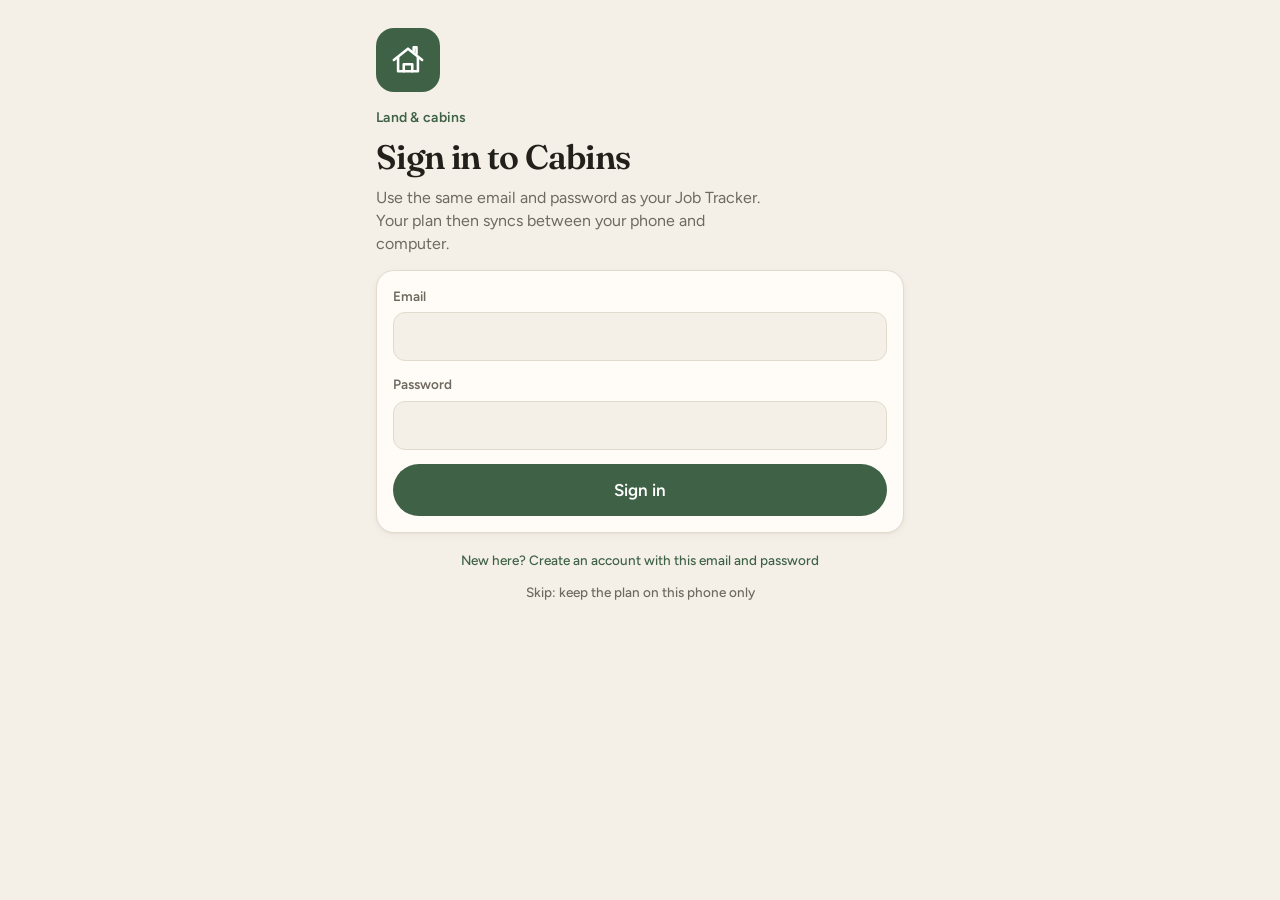
<file: cabins/index.html>
<!doctype html>
<html lang="en">
<head>
  <meta charset="utf-8">
  <meta name="viewport" content="width=device-width, initial-scale=1, viewport-fit=cover">
  <title>Cabins</title>
  <meta name="description" content="Plan buying land and building cabins: every step, the land you're looking at, each cabin's progress and the budget.">
  <meta name="theme-color" content="#f4f0e8" media="(prefers-color-scheme: light)">
  <meta name="theme-color" content="#161512" media="(prefers-color-scheme: dark)">
  <meta name="apple-mobile-web-app-capable" content="yes">
  <meta name="mobile-web-app-capable" content="yes">
  <meta name="apple-mobile-web-app-title" content="Cabins">
  <meta name="apple-mobile-web-app-status-bar-style" content="default">
  <link rel="manifest" href="manifest.webmanifest">
  <link rel="icon" href="icons/icon.svg" type="image/svg+xml">
  <link rel="apple-touch-icon" href="icons/apple-touch-icon.png">
  <link rel="preconnect" href="https://fonts.googleapis.com">
  <link rel="preconnect" href="https://fonts.gstatic.com" crossorigin>
  <link rel="stylesheet" href="https://fonts.googleapis.com/css2?family=Fraunces:opsz,wght@9..144,500;9..144,600&family=Figtree:wght@400;500;600;700&display=swap">
  <link rel="stylesheet" href="css/styles.css">
</head>
<body>
  <main id="main" class="container"></main>
  <nav class="tabbar" id="tabbar" aria-label="Main"></nav>
  <dialog id="sheet"></dialog>
  <dialog id="confirm"></dialog>
  <div id="toast" role="status" aria-live="polite"></div>

  <script src="js/supabase.js"></script>
  <script src="js/util.js"></script>
  <script src="js/plan.js"></script>
  <script src="js/store.js"></script>
  <script src="js/sample.js"></script>
  <script src="js/lenders.js"></script>
  <script src="js/app.js"></script>
</body>
</html>
</file>
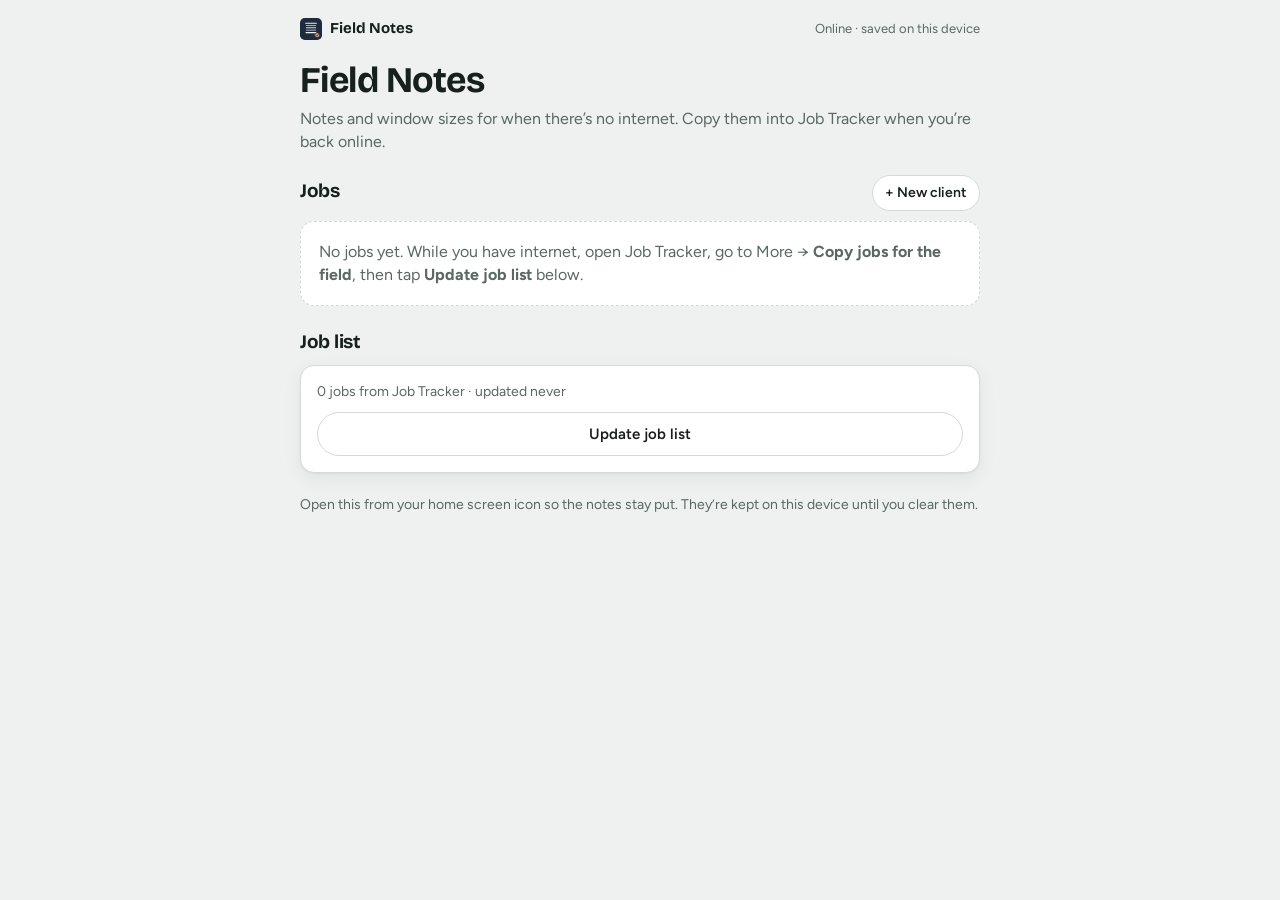
<file: field/index.html>
<!doctype html>
<html lang="en">
<head>
<meta charset="utf-8">
<meta name="viewport" content="width=device-width, initial-scale=1, viewport-fit=cover">
<title>Field Notes</title>
<meta name="description" content="Offline notes and window measurements for Job Tracker. Copy them into Job Tracker when you're back online.">
<meta name="theme-color" content="#eef1ef" media="(prefers-color-scheme: light)">
<meta name="theme-color" content="#0f1412" media="(prefers-color-scheme: dark)">
<meta name="apple-mobile-web-app-capable" content="yes">
<meta name="mobile-web-app-capable" content="yes">
<meta name="apple-mobile-web-app-title" content="Field Notes">
<meta name="apple-mobile-web-app-status-bar-style" content="default">
<link rel="manifest" href="manifest.webmanifest">
<link rel="icon" href="icon.svg" type="image/svg+xml">
<link rel="apple-touch-icon" href="apple-touch-icon.png">
<link rel="stylesheet" href="https://fonts.googleapis.com/css2?family=Bricolage+Grotesque:opsz,wght@12..96,700&family=Figtree:wght@400;500;600;700&display=swap">
<style>
/* Same look as Job Tracker: stone neutrals, fabric-teal accent. One column, sheets for forms. */
:root {
  --bg: #eef1ef; --surface: #ffffff; --sunk: #e3e8e5; --ink: #17201d; --muted: #5a6762; --line: #d3dbd7;
  --accent: #1d6a5b; --accent-ink: #ffffff; --accent-soft: #d6e9e3; --warn: #a8571f; --warn-soft: #f6e4d6; --danger: #b03a32;
  --shadow: 0 1px 2px rgba(20, 35, 30, .06), 0 6px 20px rgba(20, 35, 30, .06);
  --font-display: "Bricolage Grotesque", "Figtree", system-ui, sans-serif;
  --font-body: "Figtree", system-ui, -apple-system, "Segoe UI", sans-serif;
  --r: 14px; color-scheme: light;
}
@media (prefers-color-scheme: dark) {
  :root {
    --bg: #0f1412; --surface: #182019; --sunk: #121815; --ink: #e4ebe7; --muted: #95a39d; --line: #2a3430;
    --accent: #5cbfa6; --accent-ink: #08201a; --accent-soft: #1b3830; --warn: #e39a62; --warn-soft: #3a2719; --danger: #ec7a70;
    --shadow: 0 1px 2px rgba(0, 0, 0, .3), 0 6px 20px rgba(0, 0, 0, .25); color-scheme: dark;
  }
}
* { box-sizing: border-box; }
html, body { margin: 0; min-height: 100%; }
body { background: var(--bg); color: var(--ink); font-family: var(--font-body); font-size: 16px; line-height: 1.45; -webkit-font-smoothing: antialiased;
  padding: env(safe-area-inset-top, 0px) max(16px, env(safe-area-inset-right, 0px)) env(safe-area-inset-bottom, 0px) max(16px, env(safe-area-inset-left, 0px)); }
button, input, select, textarea { font: inherit; color: inherit; }
:focus-visible { outline: 2px solid var(--accent); outline-offset: 2px; border-radius: 6px; }
[hidden] { display: none !important; }
#app { max-width: 680px; margin: 0 auto; padding-block: 18px 60px; display: flex; flex-direction: column; gap: 22px; }
h1, h2 { font-family: var(--font-display); letter-spacing: -.015em; margin: 0; text-wrap: balance; }
h1 { font-size: clamp(28px, 7vw, 36px); line-height: 1.08; }
h2 { font-size: 19px; }
p { margin: 0; }
.muted { color: var(--muted); }
.small { font-size: 14px; }
.topline { display: flex; justify-content: space-between; align-items: center; font-size: 13px; color: var(--muted); gap: 12px; }
.brand { display: flex; align-items: center; gap: 8px; font-family: var(--font-display); font-weight: 700; font-size: 15px; color: var(--ink); }
.brand img { width: 22px; height: 22px; }
.section { display: flex; flex-direction: column; gap: 10px; }
.section-head { display: flex; justify-content: space-between; align-items: baseline; gap: 12px; }
.card { background: var(--surface); border: 1px solid var(--line); border-radius: var(--r); box-shadow: var(--shadow); padding: 16px; display: flex; flex-direction: column; gap: 10px; }
.list { background: var(--surface); border: 1px solid var(--line); border-radius: var(--r); overflow: hidden; }
.list > * + * { border-top: 1px solid var(--line); }
.empty { padding: 18px; color: var(--muted); background: var(--surface); border: 1px dashed var(--line); border-radius: var(--r); }
.banner { padding: 14px 16px; border-radius: var(--r); background: var(--warn-soft); display: flex; flex-direction: column; gap: 10px; }
.btn { display: inline-flex; align-items: center; justify-content: center; gap: 8px; min-height: 44px; padding: 0 16px; border-radius: 999px; border: 1px solid var(--line); background: var(--surface); font-weight: 600; font-size: 15px; cursor: pointer; text-decoration: none; color: var(--ink); }
.btn.primary { background: var(--accent); border-color: var(--accent); color: var(--accent-ink); }
.btn.big { min-height: 52px; width: 100%; font-size: 16px; }
.btn.danger { color: var(--danger); }
.btn.sm { min-height: 36px; font-size: 14px; padding: 0 12px; }
.btn-row { display: flex; flex-wrap: wrap; gap: 8px; }
.tri { display: grid; grid-template-columns: repeat(3, 1fr); gap: 8px; }
.tri .btn { flex-direction: column; gap: 2px; min-height: 64px; border-radius: var(--r); }
.tri .btn span { font-size: 22px; line-height: 1; }
.row { display: flex; gap: 12px; align-items: flex-start; padding: 13px 14px; width: 100%; background: none; border: 0; text-align: left; cursor: pointer; color: inherit; text-decoration: none; }
.row:hover { background: var(--sunk); }
.row .body { flex: 1; min-width: 0; display: flex; flex-direction: column; gap: 2px; }
.row .t { font-weight: 600; overflow-wrap: anywhere; }
.row .s { font-size: 14px; color: var(--muted); overflow-wrap: anywhere; white-space: pre-wrap; }
.tag { display: inline-flex; font-size: 12px; font-weight: 600; padding: 3px 9px; border-radius: 999px; background: var(--sunk); color: var(--muted); white-space: nowrap; }
.tag.ok { background: var(--accent-soft); color: var(--accent); }
.tag.warn { background: var(--warn-soft); color: var(--warn); }
.back { color: var(--muted); font-weight: 600; text-decoration: none; }
.search input { width: 100%; min-height: 46px; border-radius: 999px; border: 1px solid var(--line); background: var(--surface); padding: 0 16px; font-size: 16px; }
dialog { border: 0; padding: 0; background: var(--surface); color: var(--ink); width: min(560px, 100%); max-width: 100%; max-height: 92dvh; border-radius: 20px 20px 0 0; margin: auto auto 0; }
@media (min-width: 640px) { dialog { border-radius: 20px; margin: auto; } }
dialog::backdrop { background: rgba(10, 18, 15, .45); }
.sheet { display: flex; flex-direction: column; max-height: 92dvh; }
.sheet-head { padding: 18px 20px 10px; display: flex; justify-content: space-between; gap: 12px; align-items: center; }
.sheet-body { padding: 4px 20px 16px; overflow-y: auto; display: flex; flex-direction: column; gap: 14px; }
.sheet-foot { padding: 12px 20px calc(14px + env(safe-area-inset-bottom, 0px)); border-top: 1px solid var(--line); display: flex; gap: 8px; flex-wrap: wrap; }
.sheet-foot .btn { flex: 1; }
.x { width: 40px; height: 40px; border-radius: 50%; border: 1px solid var(--line); background: var(--surface); cursor: pointer; font-size: 20px; line-height: 1; }
.field { display: flex; flex-direction: column; gap: 5px; min-width: 0; }
.field label, .field .lbl { font-size: 14px; font-weight: 600; }
.field input, .field select, .field textarea { width: 100%; min-height: 46px; border: 1px solid var(--line); border-radius: 9px; background: var(--bg); padding: 10px 12px; font-size: 16px; }
.field textarea { min-height: 100px; resize: vertical; }
.field .hint { font-size: 13px; color: var(--muted); }
.two { display: grid; grid-template-columns: 1fr 1fr; gap: 12px; }
.radios { display: flex; flex-wrap: wrap; gap: 6px; }
.radios input { position: absolute; opacity: 0; pointer-events: none; }
.radios label { min-height: 38px; padding: 0 14px; display: inline-flex; align-items: center; border-radius: 999px; border: 1px solid var(--line); font-weight: 600; font-size: 14px; cursor: pointer; background: var(--bg); }
.radios input:checked + label { background: var(--accent); color: var(--accent-ink); border-color: var(--accent); }
.radios input:focus-visible + label { outline: 2px solid var(--accent); }
#toast { position: fixed; left: 50%; bottom: calc(24px + env(safe-area-inset-bottom, 0px)); transform: translateX(-50%); background: var(--ink); color: var(--bg); padding: 11px 18px; border-radius: 999px; font-weight: 600; font-size: 14px; opacity: 0; pointer-events: none; transition: opacity .2s; z-index: 50; max-width: calc(100% - 32px); text-align: center; }
#toast.show { opacity: 1; }
@media (prefers-reduced-motion: reduce) { * { transition: none !important; } }
</style>
</head>
<body>
<div id="app"></div>
<dialog id="sheet"></dialog>
<div id="toast" role="status"></div>
<script>
(function () {
'use strict';
const KEY = 'field-notes-v1';
const TAG = 'JOB-TRACKER-FIELD';
const MOUNTS = ['Inside', 'Outside', 'Ceiling', 'Wall', 'Pocket'];
const CONTROLS = ['Cordless', 'Cord', 'Wand', 'Chain / loop', 'Motorized – hardwired', 'Motorized – battery', 'Motorized – plug-in', 'Manual crank'];
const CATEGORIES = ['Shades', 'Blinds', 'Shutters', 'Drapery', 'Outdoor Screens & Shades', 'Motorization / Controls', 'Hardware / Other'];
const NOTE_TYPES = ['Note', 'Visit', 'Call'];

const $ = (s, el = document) => el.querySelector(s);
const esc = (s) => String(s ?? '').replace(/[&<>"']/g, (c) => ({ '&': '&amp;', '<': '&lt;', '>': '&gt;', '"': '&quot;', "'": '&#39;' })[c]);
const uid = () => 'f' + Date.now().toString(36) + Math.random().toString(36).slice(2, 7);
const pad = (n) => String(n).padStart(2, '0');
const ymd = (d) => `${d.getFullYear()}-${pad(d.getMonth() + 1)}-${pad(d.getDate())}`;
const today = () => ymd(new Date());
const addDays = (s, n) => { const [y, m, d] = s.split('-').map(Number); const x = new Date(y, m - 1, d + n); return ymd(x); };
const fmtDay = (s) => { if (!s) return ''; const [y, m, d] = s.split('-').map(Number); return new Date(y, m - 1, d).toLocaleDateString(undefined, { weekday: 'short', month: 'short', day: 'numeric' }); };
const ago = (iso) => { if (!iso) return 'never'; const m = Math.round((Date.now() - new Date(iso)) / 60000); if (m < 2) return 'just now'; if (m < 60) return m + ' min ago'; const h = Math.round(m / 60); if (h < 24) return h + ' hr ago'; return Math.round(h / 24) + ' days ago'; };

// ---------- Data, kept in this browser only ----------
let D = { jobs: [], jobsAt: '', newJobs: [], entries: [], copiedAt: '' };
try { D = Object.assign(D, JSON.parse(localStorage.getItem(KEY) || '{}')); } catch (e) {}
function save() {
  try { localStorage.setItem(KEY, JSON.stringify(D)); } catch (e) { toast('Couldn’t save. This device may be out of space.'); }
}
// Ask the browser not to clear this data when space runs low.
try { navigator.storage && navigator.storage.persist && navigator.storage.persist(); } catch (e) {}

const allJobs = () => [...D.newJobs.map((n) => ({ id: n.key, name: n.client + (n.address ? ' – ' + n.address.split(',')[0] : ''), address: n.address, people: [{ name: n.client, phone: n.phone }], isNew: true })), ...D.jobs];
const jobById = (id) => allJobs().find((j) => j.id === id);
const entriesFor = (id) => D.entries.filter((e) => e.jobId === id).sort((a, b) => (b.at || '').localeCompare(a.at || ''));
const unsent = () => D.entries.filter((e) => !e.copied);

// ---------- Views ----------
let route = '', q = '';
function render() {
  const h = location.hash.slice(1);
  route = h.startsWith('job-') ? h.slice(4) : '';
  $('#app').innerHTML = `<div class="topline"><span class="brand"><img src="icon.svg" alt="">Field Notes</span><span>${navigator.onLine ? 'Online' : 'Offline'} · saved on this device</span></div>` + (route ? viewJob(route) : viewHome());
  const s = $('#q');
  if (s && render.focus) { s.focus(); s.setSelectionRange(s.value.length, s.value.length); }
}

function viewHome() {
  const waiting = unsent().length;
  const jobs = allJobs().filter((j) => !q || [j.name, j.address, ...(j.people || []).map((p) => p.name)].join(' ').toLowerCase().includes(q.toLowerCase()));
  return `
  <header><h1>Field Notes</h1><p class="muted" style="margin-top:6px">Notes and window sizes for when there’s no internet. Copy them into Job Tracker when you’re back online.</p></header>
  ${waiting ? `<div class="banner"><strong>${waiting} ${waiting === 1 ? 'item' : 'items'} to hand over</strong><span class="small">When you have internet: copy, open Job Tracker, then More → Paste field notes.</span><button class="btn primary big" data-act="copy-all">Copy for Job Tracker</button></div>` : ''}
  <section class="section">
    <div class="section-head"><h2>Jobs</h2><button class="btn sm" data-act="new-client">+ New client</button></div>
    ${allJobs().length > 6 ? `<div class="search"><input id="q" type="search" placeholder="Find a job" value="${esc(q)}" aria-label="Find a job"></div>` : ''}
    ${jobs.length ? `<div class="list">${jobs.map((j) => {
      const n = entriesFor(j.id).length;
      return `<a class="row" href="#job-${esc(j.id)}"><span class="body"><span class="t">${esc(j.name)} ${j.isNew ? '<span class="tag ok">New</span>' : ''}</span><span class="s">${esc(j.address || '')}</span></span>${n ? `<span class="tag">${n}</span>` : ''}</a>`;
    }).join('')}</div>` : `<div class="empty">${D.jobs.length ? 'No jobs match.' : 'No jobs yet. While you have internet, open Job Tracker, go to More → <strong>Copy jobs for the field</strong>, then tap <strong>Update job list</strong> below.'}</div>`}
  </section>
  <section class="section"><h2>Job list</h2>
    <div class="card">
      <p class="small muted">${D.jobs.length} jobs from Job Tracker · updated ${esc(ago(D.jobsAt))}</p>
      <button class="btn" data-act="paste-jobs">Update job list</button>
    </div></section>
  ${D.entries.some((e) => e.copied) ? `<section class="section"><h2>Already handed over</h2><div class="card">
      <p class="small muted">${D.entries.filter((e) => e.copied).length} items were copied for Job Tracker ${esc(ago(D.copiedAt))}. Clear them once you’ve pasted them in.</p>
      <div class="btn-row"><button class="btn" data-act="copy-all-again">Copy them again</button><button class="btn danger" data-act="clear-sent">Clear handed-over items</button></div>
    </div></section>` : ''}
  <p class="small muted">Open this from your home screen icon so the notes stay put. They’re kept on this device until you clear them.</p>`;
}

function entryRow(e) {
  let t = '', s = '';
  if (e.kind === 'window') {
    t = [e.room, e.location].filter(Boolean).join(' · ') || 'Window';
    s = [e.width || e.height ? `${e.width || '?'}″ × ${e.height || '?'}″` : '', e.mount ? e.mount + ' mount' : '', e.control, [e.brand, e.product].filter(Boolean).join(' '), e.color, Number(e.qty) > 1 ? '×' + e.qty : '', e.notes].filter(Boolean).join(' · ');
  } else if (e.kind === 'reminder') { t = e.title; s = 'Reminder · ' + fmtDay(e.due) + (e.time ? ' ' + e.time : ''); }
  else { t = e.noteType || 'Note'; s = e.text; }
  const kind = { window: 'Window', reminder: 'Reminder', note: 'Note' }[e.kind];
  return `<button class="row" data-act="edit" data-id="${e.id}"><span class="body"><span class="t">${esc(t)}</span><span class="s">${esc(s)}</span></span><span class="tag ${e.copied ? 'ok' : ''}">${e.copied ? 'Handed over' : kind}</span></button>`;
}

function viewJob(id) {
  const j = jobById(id);
  if (!j) return `<a class="back" href="#">‹ Jobs</a><div class="empty">This job isn’t on this device anymore.</div>`;
  const es = entriesFor(id);
  const ppl = (j.people || []).filter((p) => p.name);
  return `<a class="back" href="#">‹ Jobs</a>
  <header><h1>${esc(j.name)}</h1>${j.address ? `<p class="muted" style="margin-top:6px">${esc(j.address)}</p>` : ''}
    ${ppl.length ? `<p class="small muted" style="margin-top:4px">${ppl.map((p) => esc(p.name + (p.phone ? ' ' + p.phone : ''))).join(' · ')}</p>` : ''}</header>
  <div class="tri">
    <button class="btn primary" data-act="add-note"><span>✎</span>Note</button>
    <button class="btn" data-act="add-window"><span>▭</span>Window</button>
    <button class="btn" data-act="add-reminder"><span>◷</span>Reminder</button>
  </div>
  <section class="section"><h2>On this job</h2>
    ${es.length ? `<div class="list">${es.map(entryRow).join('')}</div>` : '<div class="empty">Nothing yet. Add a note, a window size, or a reminder.</div>'}
  </section>
  ${j.isNew ? `<button class="btn danger sm" data-act="del-client" style="align-self:flex-start">Remove this new client</button>` : ''}`;
}

// ---------- Sheet ----------
const sheet = $('#sheet');
let done = null;
function close(v) { const f = done; done = null; if (sheet.open) sheet.close(); if (f) f(v); }
sheet.addEventListener('close', () => { if (done && !sheet.open) close(null); });
function fieldHtml(f, v) {
  const id = 'f-' + f.name, val = v ?? '';
  const lbl = `<label for="${id}">${esc(f.label)}</label>`;
  const hint = f.hint ? `<span class="hint">${esc(f.hint)}</span>` : '';
  if (f.type === 'textarea') return `<div class="field">${lbl}<textarea id="${id}" name="${f.name}" rows="${f.rows || 4}" placeholder="${esc(f.placeholder || '')}">${esc(val)}</textarea>${hint}</div>`;
  if (f.type === 'select') return `<div class="field">${lbl}<select id="${id}" name="${f.name}">${f.options.map((o) => `<option${o === val ? ' selected' : ''}>${esc(o)}</option>`).join('')}</select></div>`;
  if (f.type === 'radios') return `<div class="field"><span class="lbl">${esc(f.label)}</span><div class="radios">${f.options.map((o, i) => `<input type="radio" id="${id}-${i}" name="${f.name}" value="${esc(o)}"${o === val ? ' checked' : ''}><label for="${id}-${i}">${esc(o)}</label>`).join('')}</div></div>`;
  const dl = f.list ? `<datalist id="${id}-l">${f.list.map((o) => `<option value="${esc(o)}">`).join('')}</datalist>` : '';
  return `<div class="field">${lbl}<input id="${id}" name="${f.name}" type="${f.type || 'text'}" value="${esc(val)}" placeholder="${esc(f.placeholder || '')}"${f.list ? ` list="${id}-l"` : ''}${f.mode ? ` inputmode="${f.mode}"` : ''}${f.required ? ' required' : ''} autocomplete="off">${dl}${hint}</div>`;
}
function form({ title, intro = '', fields = [], values = {}, submit = 'Save', extra = [] }) {
  if (done) close(null);
  sheet.innerHTML = `<form class="sheet" novalidate><div class="sheet-head"><h2>${esc(title)}</h2><button type="button" class="x" data-x aria-label="Close">×</button></div>
    <div class="sheet-body">${intro}${fields.map((f) => (Array.isArray(f) ? `<div class="two">${f.map((x) => fieldHtml(x, values[x.name])).join('')}</div>` : fieldHtml(f, values[f.name]))).join('')}</div>
    <div class="sheet-foot">${extra.map(([k, l, c]) => `<button type="button" class="btn ${c || ''}" data-extra="${k}">${esc(l)}</button>`).join('')}${submit ? `<button class="btn primary">${esc(submit)}</button>` : ''}</div></form>`;
  return new Promise((resolve) => {
    done = resolve;
    const fm = $('form', sheet);
    fm.addEventListener('submit', (e) => {
      e.preventDefault();
      const miss = [...fm.querySelectorAll('[required]')].find((el) => !el.value.trim());
      if (miss) { miss.focus(); toast('Please fill that in'); return; }
      const out = {};
      fields.flat().forEach((f) => { out[f.name] = f.type === 'radios' ? ((fm.querySelector(`[name="${f.name}"]:checked`) || {}).value || '') : fm.elements[f.name].value.trim(); });
      close(out);
    });
    $('[data-x]', sheet).addEventListener('click', () => close(null));
    sheet.querySelectorAll('[data-extra]').forEach((b) => b.addEventListener('click', () => close({ _extra: b.dataset.extra })));
    sheet.showModal();
  });
}
const ask = (title, text, ok, danger) => form({ title, intro: `<p class="muted">${text}</p>`, submit: '', extra: [['no', 'Cancel'], ['yes', ok, danger ? 'danger' : 'primary']] }).then((r) => r && r._extra === 'yes');
let tt = 0;
function toast(m) { const t = $('#toast'); t.textContent = m; t.classList.add('show'); clearTimeout(tt); tt = setTimeout(() => t.classList.remove('show'), 2800); }

// ---------- Actions ----------
async function noteForm(jobId, e) {
  const d = await form({ title: e ? 'Note' : 'New note', values: e || { noteType: 'Visit' },
    fields: [{ name: 'noteType', label: 'Kind', type: 'radios', options: NOTE_TYPES }, { name: 'text', label: 'What happened', type: 'textarea', rows: 7, required: true, placeholder: 'What they want, rooms, colors, budget, next steps…' }],
    extra: e ? [['delete', 'Delete', 'danger']] : [] });
  return finish(jobId, e, d, 'note');
}
async function windowForm(jobId, e, copyFrom) {
  const j = jobById(jobId) || {};
  const rooms = [...new Set([...(j.rooms || []), ...D.entries.filter((x) => x.jobId === jobId && x.room).map((x) => x.room)])];
  const v = e || (copyFrom ? { ...copyFrom, location: '', width: '', height: '' } : { qty: '1', category: 'Shades' });
  const d = await form({ title: e ? 'Window' : 'New window', values: v,
    fields: [
      [{ name: 'room', label: 'Room', required: true, list: rooms, placeholder: 'Living Room' }, { name: 'location', label: 'Window', placeholder: 'Left of fireplace' }],
      [{ name: 'width', label: 'Width (in)', mode: 'decimal', placeholder: '36 1/2', hint: 'Fractions are fine' }, { name: 'height', label: 'Height (in)', mode: 'decimal', placeholder: '60' }],
      [{ name: 'mount', label: 'Mount', type: 'select', options: ['', ...MOUNTS] }, { name: 'control', label: 'Control', type: 'select', options: ['', ...CONTROLS] }],
      [{ name: 'category', label: 'Type', type: 'select', options: CATEGORIES }, { name: 'qty', label: 'Qty', mode: 'numeric' }],
      [{ name: 'brand', label: 'Brand' }, { name: 'product', label: 'Product' }],
      { name: 'color', label: 'Fabric / color' },
      { name: 'notes', label: 'Notes', type: 'textarea', rows: 2, placeholder: 'e.g. Crank handle in the way, needs extension' },
    ],
    extra: e ? [['delete', 'Delete', 'danger'], ['copy', 'Copy as new']] : [], submit: e ? 'Save' : 'Save window' });
  if (d && d._extra === 'copy') return windowForm(jobId, null, e);
  const saved = finish(jobId, e, d, 'window');
  if (saved && !e) { if (await ask('Window saved', 'Add the next window in this room?', 'Next window')) windowForm(jobId, null, saved); }
}
async function reminderForm(jobId, e) {
  const d = await form({ title: e ? 'Reminder' : 'New reminder', values: e || { due: addDays(today(), 1) },
    fields: [{ name: 'title', label: 'Remind me to', required: true, placeholder: 'e.g. Send quote with motorized option' }, [{ name: 'due', label: 'Date', type: 'date', required: true }, { name: 'time', label: 'Time (optional)', type: 'time' }]],
    extra: e ? [['delete', 'Delete', 'danger']] : [] });
  return finish(jobId, e, d, 'reminder');
}
function finish(jobId, e, d, kind) {
  if (!d) return null;
  if (d._extra === 'delete') { D.entries = D.entries.filter((x) => x.id !== e.id); save(); render(); toast('Deleted'); return null; }
  let rec;
  if (e) { rec = D.entries.find((x) => x.id === e.id); Object.assign(rec, d, { copied: false }); }
  else { rec = { id: uid(), jobId, kind, at: new Date().toISOString(), date: today(), ...d }; D.entries.push(rec); }
  save(); render(); toast('Saved on this device');
  return rec;
}

async function newClient() {
  const d = await form({ title: 'New client', fields: [{ name: 'client', label: 'Name', required: true }, [{ name: 'phone', label: 'Phone', type: 'tel' }, { name: 'email', label: 'Email', type: 'email' }], { name: 'address', label: 'Address' }, { name: 'about', label: 'What they’re looking for', type: 'textarea', rows: 2 }], submit: 'Add' });
  if (!d) return;
  const key = uid();
  D.newJobs.push({ key, at: new Date().toISOString(), ...d });
  save();
  location.hash = 'job-' + key;
  toast('New client added. It becomes a job in Job Tracker when you hand over.');
}

function copyAll() {
  const entries = D.entries;
  const keys = new Set(entries.map((e) => e.jobId));
  const code = `${TAG} notes\n` + JSON.stringify({ kind: 'notes', at: new Date().toISOString(), newJobs: D.newJobs.filter((n) => keys.has(n.key)), entries });
  const ok = () => { D.entries.forEach((e) => { e.copied = true; }); D.copiedAt = new Date().toISOString(); save(); render(); toast('Copied. Now open Job Tracker → More → Paste field notes.'); };
  const manual = () => form({ title: 'Copy for Job Tracker', intro: '<p class="muted">Select all of this text and copy it, then paste it into Job Tracker → More → Paste field notes.</p>', fields: [{ name: 'code', label: `${entries.length} items`, type: 'textarea', rows: 8 }], values: { code }, submit: 'I copied it' }).then((r) => { if (r) ok(); });
  try { navigator.clipboard.writeText(code).then(ok, manual); } catch (e) { manual(); }
}

async function pasteJobs() {
  let text = '';
  try { if (navigator.clipboard && navigator.clipboard.readText) text = await navigator.clipboard.readText(); } catch (e) {}
  let data = parse(text);
  if (!data) {
    const d = await form({ title: 'Update job list', intro: '<p class="muted">In Job Tracker, go to More → <strong>Copy jobs for the field</strong>. Then paste it here.</p>', fields: [{ name: 'code', label: 'Job list', type: 'textarea', rows: 6, placeholder: 'Tap here, then Paste' }], submit: 'Update' });
    if (!d) return;
    data = parse(d.code);
    if (!data) { toast('That isn’t a job list from Job Tracker. Copy it again.'); return; }
  }
  D.jobs = data.jobs || [];
  D.jobsAt = data.at || new Date().toISOString();
  // A new client that's now a real job in Job Tracker can drop off once its notes are handed over.
  save(); render();
  toast(`Job list updated: ${D.jobs.length} jobs`);
}
function parse(text) {
  if (!text) return null;
  const a = text.indexOf('{'), b = text.lastIndexOf('}');
  if (a < 0 || b < a) return null;
  try { const d = JSON.parse(text.slice(a, b + 1)); return d && d.kind === 'jobs' ? d : null; } catch (e) { return null; }
}

async function clearSent() {
  const n = D.entries.filter((e) => e.copied).length;
  if (!(await ask('Clear handed-over items?', `Only do this after pasting them into Job Tracker. ${n} items will be removed from this device.`, 'Clear', true))) return;
  D.entries = D.entries.filter((e) => !e.copied);
  const still = new Set(D.entries.map((e) => e.jobId));
  D.newJobs = D.newJobs.filter((nj) => still.has(nj.key));
  save(); render(); toast('Cleared');
}

document.addEventListener('click', async (ev) => {
  const el = ev.target.closest('[data-act]');
  if (!el) return;
  const a = el.dataset.act;
  if (a === 'copy-all' || a === 'copy-all-again') return copyAll();
  if (a === 'paste-jobs') return pasteJobs();
  if (a === 'new-client') return newClient();
  if (a === 'clear-sent') return clearSent();
  if (a === 'add-note') return noteForm(route);
  if (a === 'add-window') return windowForm(route);
  if (a === 'add-reminder') return reminderForm(route);
  if (a === 'edit') {
    const e = D.entries.find((x) => x.id === el.dataset.id);
    if (!e) return;
    return e.kind === 'window' ? windowForm(e.jobId, e) : e.kind === 'reminder' ? reminderForm(e.jobId, e) : noteForm(e.jobId, e);
  }
  if (a === 'del-client') {
    if (!(await ask('Remove this new client?', 'Its notes on this device are removed too.', 'Remove', true))) return;
    D.newJobs = D.newJobs.filter((n) => n.key !== route);
    D.entries = D.entries.filter((e) => e.jobId !== route);
    save(); location.hash = '';
  }
});
document.addEventListener('input', (e) => { if (e.target.id === 'q') { q = e.target.value; render.focus = true; render(); render.focus = false; } });
window.addEventListener('hashchange', () => { render(); window.scrollTo(0, 0); });
window.addEventListener('online', render);
window.addEventListener('offline', render);
render();

if ('serviceWorker' in navigator) navigator.serviceWorker.register('sw.js').catch(() => {});
})();
</script>
</body>
</html>
</file>
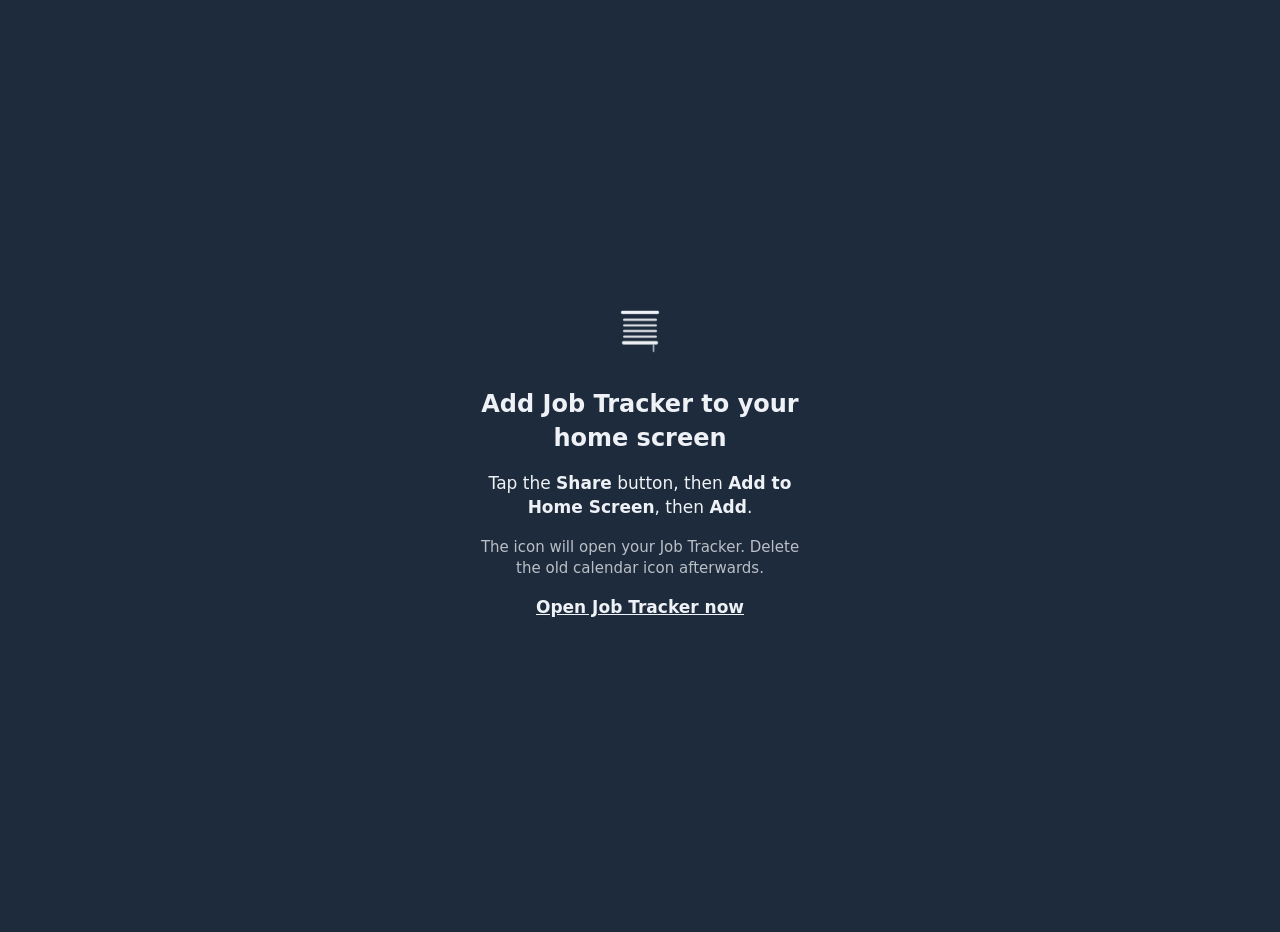
<file: jobs/index.html>
<!doctype html>
<html lang="en">
<head>
<meta charset="utf-8">
<meta name="viewport" content="width=device-width, initial-scale=1">
<title>Job Tracker</title>
<!-- Home screen launcher: keeps the old blinds icon and opens the Job Tracker on Claude in Safari. -->
<link rel="apple-touch-icon" href="apple-touch-icon.png">
<link rel="icon" href="icon.svg" type="image/svg+xml">
<style>
  :root { color-scheme: light dark; }
  body { margin: 0; min-height: 100vh; display: grid; place-items: center; font: 17px/1.4 system-ui, -apple-system, sans-serif; background: #1e2b3c; color: #eef1f5; padding: 16px; text-align: center; }
  a { color: #eef1f5; font-weight: 600; }
  img { width: 72px; height: 72px; border-radius: 16px; }
</style>
<script>
  // Opened from the home screen icon (its address ends in ?open): go straight to the app.
  // Opened any other way: show how to add the icon, and set the address so the icon gets ?open.
  var APP = 'https://claude.ai/artifact/9fzgpv8S3kyHZ4YxY4Vh97';
  var launch = /[?&]open\b/.test(location.search);
  if (launch) location.replace(APP);
  else try { history.replaceState(null, '', location.pathname + '?open'); } catch (e) {}
</script>
</head>
<body>
  <div id="go" hidden><img src="apple-touch-icon.png" alt=""><p>Opening Job Tracker…</p><p><a href="https://claude.ai/artifact/9fzgpv8S3kyHZ4YxY4Vh97">Tap here if it doesn't open</a></p></div>
  <div id="setup" hidden style="max-width:340px"><img src="apple-touch-icon.png" alt=""><h1 style="font-size:24px;margin:14px 0 8px">Add Job Tracker to your home screen</h1>
    <p>Tap the <strong>Share</strong> button, then <strong>Add to Home Screen</strong>, then <strong>Add</strong>.</p>
    <p style="opacity:.75;font-size:15px">The icon will open your Job Tracker. Delete the old calendar icon afterwards.</p>
    <p><a href="https://claude.ai/artifact/9fzgpv8S3kyHZ4YxY4Vh97">Open Job Tracker now</a></p></div>
  <script>document.getElementById(launch ? 'go' : 'setup').hidden = false;</script>
</body>
</html>
</file>
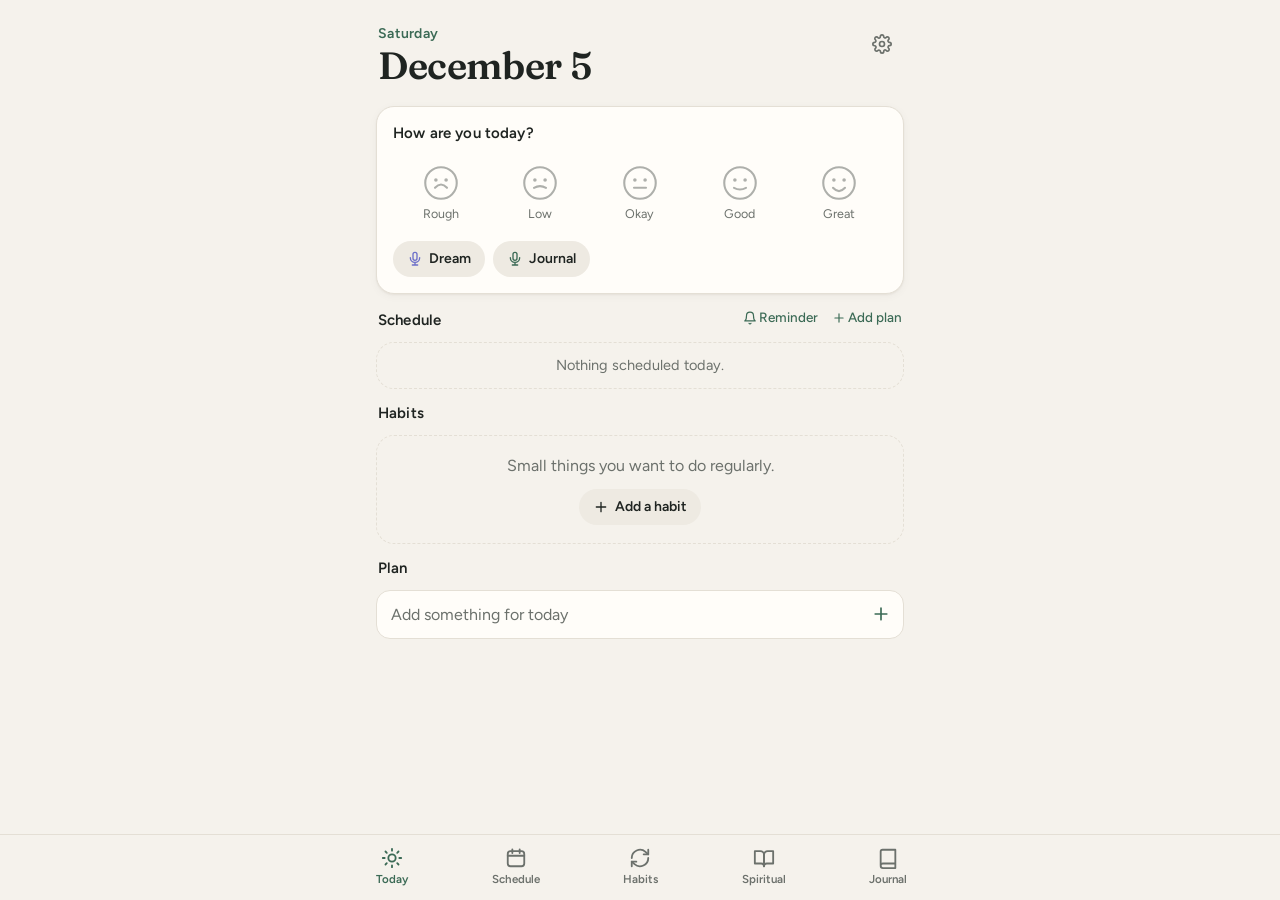
<file: life/index.html>
<!doctype html>
<html lang="en">
<head>
  <meta charset="utf-8">
  <meta name="viewport" content="width=device-width, initial-scale=1, viewport-fit=cover">
  <title>Life</title>
  <meta name="description" content="Habits, today's plan, goals and a daily journal, in one calm place.">
  <meta name="theme-color" content="#f5f2ec" media="(prefers-color-scheme: light)">
  <meta name="theme-color" content="#151716" media="(prefers-color-scheme: dark)">
  <meta name="apple-mobile-web-app-capable" content="yes">
  <meta name="mobile-web-app-capable" content="yes">
  <meta name="apple-mobile-web-app-title" content="Life">
  <meta name="apple-mobile-web-app-status-bar-style" content="default">
  <link rel="manifest" href="manifest.webmanifest">
  <link rel="icon" href="icons/icon.svg?v=2" type="image/svg+xml">
  <link rel="apple-touch-icon" href="icons/apple-touch-icon.png?v=2">
  <link rel="stylesheet" href="css/styles.css">
</head>
<body>
  <main id="main" class="container"></main>
  <nav class="tabbar" id="tabbar" aria-label="Main"></nav>
  <dialog id="sheet"></dialog>
  <dialog id="confirm"></dialog>
  <div id="toast" role="status" aria-live="polite"></div>

  <script src="js/util.js"></script>
  <script src="js/store.js"></script>
  <script src="js/sample.js"></script>
  <script src="js/schedule.js"></script>
  <script src="js/spiritual.js"></script>
  <script src="js/goals.js"></script>
  <script src="js/lock.js"></script>
  <script src="js/app.js"></script>
</body>
</html>
</file>
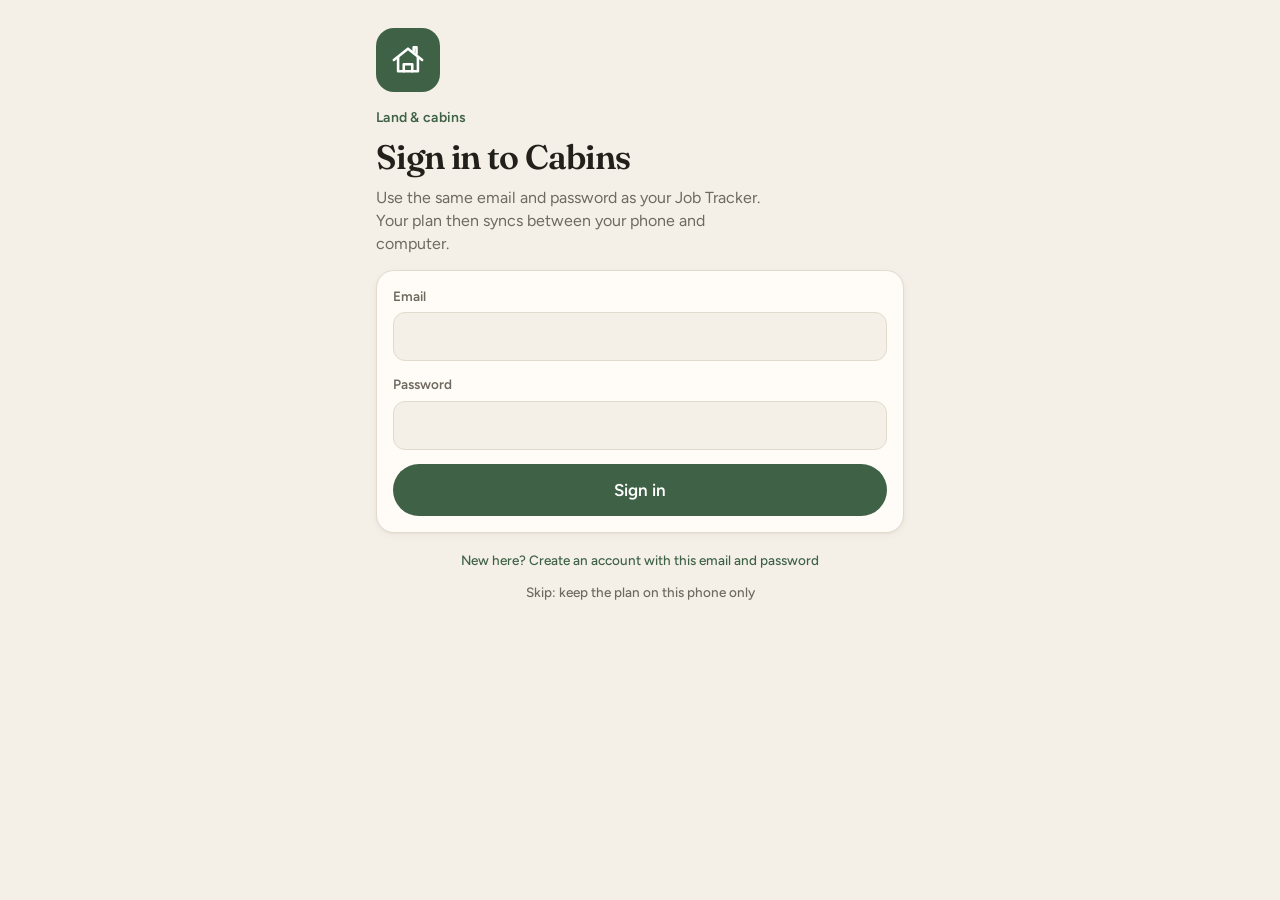
<file: cabins/open/index.html>
<!doctype html>
<html lang="en">
<head>
<meta charset="utf-8">
<meta name="viewport" content="width=device-width, initial-scale=1">
<title>Cabins</title>
<!-- Old launcher address: Cabins now runs on its own at ../ (no claude.ai bar). -->
<meta http-equiv="refresh" content="0; url=../">
<link rel="apple-touch-icon" href="../icons/apple-touch-icon.png">
<script>location.replace('../');</script>
</head>
<body style="font:17px system-ui;padding:24px;text-align:center"><a href="../">Open Cabins</a></body>
</html>
</file>
<file: app/leaflet.css>
/* required styles */

.leaflet-pane,
.leaflet-tile,
.leaflet-marker-icon,
.leaflet-marker-shadow,
.leaflet-tile-container,
.leaflet-pane > svg,
.leaflet-pane > canvas,
.leaflet-zoom-box,
.leaflet-image-layer,
.leaflet-layer {
	position: absolute;
	left: 0;
	top: 0;
	}
.leaflet-container {
	overflow: hidden;
	}
.leaflet-tile,
.leaflet-marker-icon,
.leaflet-marker-shadow {
	-webkit-user-select: none;
	   -moz-user-select: none;
	        user-select: none;
	  -webkit-user-drag: none;
	}
/* Prevents IE11 from highlighting tiles in blue */
.leaflet-tile::selection {
	background: transparent;
}
/* Safari renders non-retina tile on retina better with this, but Chrome is worse */
.leaflet-safari .leaflet-tile {
	image-rendering: -webkit-optimize-contrast;
	}
/* hack that prevents hw layers "stretching" when loading new tiles */
.leaflet-safari .leaflet-tile-container {
	width: 1600px;
	height: 1600px;
	-webkit-transform-origin: 0 0;
	}
.leaflet-marker-icon,
.leaflet-marker-shadow {
	display: block;
	}
/* .leaflet-container svg: reset svg max-width decleration shipped in Joomla! (joomla.org) 3.x */
/* .leaflet-container img: map is broken in FF if you have max-width: 100% on tiles */
.leaflet-container .leaflet-overlay-pane svg {
	max-width: none !important;
	max-height: none !important;
	}
.leaflet-container .leaflet-marker-pane img,
.leaflet-container .leaflet-shadow-pane img,
.leaflet-container .leaflet-tile-pane img,
.leaflet-container img.leaflet-image-layer,
.leaflet-container .leaflet-tile {
	max-width: none !important;
	max-height: none !important;
	width: auto;
	padding: 0;
	}

.leaflet-container img.leaflet-tile {
	/* See: https://bugs.chromium.org/p/chromium/issues/detail?id=600120 */
	mix-blend-mode: plus-lighter;
}

.leaflet-container.leaflet-touch-zoom {
	-ms-touch-action: pan-x pan-y;
	touch-action: pan-x pan-y;
	}
.leaflet-container.leaflet-touch-drag {
	-ms-touch-action: pinch-zoom;
	/* Fallback for FF which doesn't support pinch-zoom */
	touch-action: none;
	touch-action: pinch-zoom;
}
.leaflet-container.leaflet-touch-drag.leaflet-touch-zoom {
	-ms-touch-action: none;
	touch-action: none;
}
.leaflet-container {
	-webkit-tap-highlight-color: transparent;
}
.leaflet-container a {
	-webkit-tap-highlight-color: rgba(51, 181, 229, 0.4);
}
.leaflet-tile {
	filter: inherit;
	visibility: hidden;
	}
.leaflet-tile-loaded {
	visibility: inherit;
	}
.leaflet-zoom-box {
	width: 0;
	height: 0;
	-moz-box-sizing: border-box;
	     box-sizing: border-box;
	z-index: 800;
	}
/* workaround for https://bugzilla.mozilla.org/show_bug.cgi?id=888319 */
.leaflet-overlay-pane svg {
	-moz-user-select: none;
	}

.leaflet-pane         { z-index: 400; }

.leaflet-tile-pane    { z-index: 200; }
.leaflet-overlay-pane { z-index: 400; }
.leaflet-shadow-pane  { z-index: 500; }
.leaflet-marker-pane  { z-index: 600; }
.leaflet-tooltip-pane   { z-index: 650; }
.leaflet-popup-pane   { z-index: 700; }

.leaflet-map-pane canvas { z-index: 100; }
.leaflet-map-pane svg    { z-index: 200; }

.leaflet-vml-shape {
	width: 1px;
	height: 1px;
	}
.lvml {
	behavior: url(#default#VML);
	display: inline-block;
	position: absolute;
	}


/* control positioning */

.leaflet-control {
	position: relative;
	z-index: 800;
	pointer-events: visiblePainted; /* IE 9-10 doesn't have auto */
	pointer-events: auto;
	}
.leaflet-top,
.leaflet-bottom {
	position: absolute;
	z-index: 1000;
	pointer-events: none;
	}
.leaflet-top {
	top: 0;
	}
.leaflet-right {
	right: 0;
	}
.leaflet-bottom {
	bottom: 0;
	}
.leaflet-left {
	left: 0;
	}
.leaflet-control {
	float: left;
	clear: both;
	}
.leaflet-right .leaflet-control {
	float: right;
	}
.leaflet-top .leaflet-control {
	margin-top: 10px;
	}
.leaflet-bottom .leaflet-control {
	margin-bottom: 10px;
	}
.leaflet-left .leaflet-control {
	margin-left: 10px;
	}
.leaflet-right .leaflet-control {
	margin-right: 10px;
	}


/* zoom and fade animations */

.leaflet-fade-anim .leaflet-popup {
	opacity: 0;
	-webkit-transition: opacity 0.2s linear;
	   -moz-transition: opacity 0.2s linear;
	        transition: opacity 0.2s linear;
	}
.leaflet-fade-anim .leaflet-map-pane .leaflet-popup {
	opacity: 1;
	}
.leaflet-zoom-animated {
	-webkit-transform-origin: 0 0;
	    -ms-transform-origin: 0 0;
	        transform-origin: 0 0;
	}
svg.leaflet-zoom-animated {
	will-change: transform;
}

.leaflet-zoom-anim .leaflet-zoom-animated {
	-webkit-transition: -webkit-transform 0.25s cubic-bezier(0,0,0.25,1);
	   -moz-transition:    -moz-transform 0.25s cubic-bezier(0,0,0.25,1);
	        transition:         transform 0.25s cubic-bezier(0,0,0.25,1);
	}
.leaflet-zoom-anim .leaflet-tile,
.leaflet-pan-anim .leaflet-tile {
	-webkit-transition: none;
	   -moz-transition: none;
	        transition: none;
	}

.leaflet-zoom-anim .leaflet-zoom-hide {
	visibility: hidden;
	}


/* cursors */

.leaflet-interactive {
	cursor: pointer;
	}
.leaflet-grab {
	cursor: -webkit-grab;
	cursor:    -moz-grab;
	cursor:         grab;
	}
.leaflet-crosshair,
.leaflet-crosshair .leaflet-interactive {
	cursor: crosshair;
	}
.leaflet-popup-pane,
.leaflet-control {
	cursor: auto;
	}
.leaflet-dragging .leaflet-grab,
.leaflet-dragging .leaflet-grab .leaflet-interactive,
.leaflet-dragging .leaflet-marker-draggable {
	cursor: move;
	cursor: -webkit-grabbing;
	cursor:    -moz-grabbing;
	cursor:         grabbing;
	}

/* marker & overlays interactivity */
.leaflet-marker-icon,
.leaflet-marker-shadow,
.leaflet-image-layer,
.leaflet-pane > svg path,
.leaflet-tile-container {
	pointer-events: none;
	}

.leaflet-marker-icon.leaflet-interactive,
.leaflet-image-layer.leaflet-interactive,
.leaflet-pane > svg path.leaflet-interactive,
svg.leaflet-image-layer.leaflet-interactive path {
	pointer-events: visiblePainted; /* IE 9-10 doesn't have auto */
	pointer-events: auto;
	}

/* visual tweaks */

.leaflet-container {
	background: #ddd;
	outline-offset: 1px;
	}
.leaflet-container a {
	color: #0078A8;
	}
.leaflet-zoom-box {
	border: 2px dotted #38f;
	background: rgba(255,255,255,0.5);
	}


/* general typography */
.leaflet-container {
	font-family: "Helvetica Neue", Arial, Helvetica, sans-serif;
	font-size: 12px;
	font-size: 0.75rem;
	line-height: 1.5;
	}


/* general toolbar styles */

.leaflet-bar {
	box-shadow: 0 1px 5px rgba(0,0,0,0.65);
	border-radius: 4px;
	}
.leaflet-bar a {
	background-color: #fff;
	border-bottom: 1px solid #ccc;
	width: 26px;
	height: 26px;
	line-height: 26px;
	display: block;
	text-align: center;
	text-decoration: none;
	color: black;
	}
.leaflet-bar a,
.leaflet-control-layers-toggle {
	background-position: 50% 50%;
	background-repeat: no-repeat;
	display: block;
	}
.leaflet-bar a:hover,
.leaflet-bar a:focus {
	background-color: #f4f4f4;
	}
.leaflet-bar a:first-child {
	border-top-left-radius: 4px;
	border-top-right-radius: 4px;
	}
.leaflet-bar a:last-child {
	border-bottom-left-radius: 4px;
	border-bottom-right-radius: 4px;
	border-bottom: none;
	}
.leaflet-bar a.leaflet-disabled {
	cursor: default;
	background-color: #f4f4f4;
	color: #bbb;
	}

.leaflet-touch .leaflet-bar a {
	width: 30px;
	height: 30px;
	line-height: 30px;
	}
.leaflet-touch .leaflet-bar a:first-child {
	border-top-left-radius: 2px;
	border-top-right-radius: 2px;
	}
.leaflet-touch .leaflet-bar a:last-child {
	border-bottom-left-radius: 2px;
	border-bottom-right-radius: 2px;
	}

/* zoom control */

.leaflet-control-zoom-in,
.leaflet-control-zoom-out {
	font: bold 18px 'Lucida Console', Monaco, monospace;
	text-indent: 1px;
	}

.leaflet-touch .leaflet-control-zoom-in, .leaflet-touch .leaflet-control-zoom-out  {
	font-size: 22px;
	}


/* layers control */

.leaflet-control-layers {
	box-shadow: 0 1px 5px rgba(0,0,0,0.4);
	background: #fff;
	border-radius: 5px;
	}
.leaflet-control-layers-toggle {
	background-image: url(images/layers.png);
	width: 36px;
	height: 36px;
	}
.leaflet-retina .leaflet-control-layers-toggle {
	background-image: url(images/layers-2x.png);
	background-size: 26px 26px;
	}
.leaflet-touch .leaflet-control-layers-toggle {
	width: 44px;
	height: 44px;
	}
.leaflet-control-layers .leaflet-control-layers-list,
.leaflet-control-layers-expanded .leaflet-control-layers-toggle {
	display: none;
	}
.leaflet-control-layers-expanded .leaflet-control-layers-list {
	display: block;
	position: relative;
	}
.leaflet-control-layers-expanded {
	padding: 6px 10px 6px 6px;
	color: #333;
	background: #fff;
	}
.leaflet-control-layers-scrollbar {
	overflow-y: scroll;
	overflow-x: hidden;
	padding-right: 5px;
	}
.leaflet-control-layers-selector {
	margin-top: 2px;
	position: relative;
	top: 1px;
	}
.leaflet-control-layers label {
	display: block;
	font-size: 13px;
	font-size: 1.08333em;
	}
.leaflet-control-layers-separator {
	height: 0;
	border-top: 1px solid #ddd;
	margin: 5px -10px 5px -6px;
	}

/* Default icon URLs */
.leaflet-default-icon-path { /* used only in path-guessing heuristic, see L.Icon.Default */
	background-image: url(images/marker-icon.png);
	}


/* attribution and scale controls */

.leaflet-container .leaflet-control-attribution {
	background: #fff;
	background: rgba(255, 255, 255, 0.8);
	margin: 0;
	}
.leaflet-control-attribution,
.leaflet-control-scale-line {
	padding: 0 5px;
	color: #333;
	line-height: 1.4;
	}
.leaflet-control-attribution a {
	text-decoration: none;
	}
.leaflet-control-attribution a:hover,
.leaflet-control-attribution a:focus {
	text-decoration: underline;
	}
.leaflet-attribution-flag {
	display: inline !important;
	vertical-align: baseline !important;
	width: 1em;
	height: 0.6669em;
	}
.leaflet-left .leaflet-control-scale {
	margin-left: 5px;
	}
.leaflet-bottom .leaflet-control-scale {
	margin-bottom: 5px;
	}
.leaflet-control-scale-line {
	border: 2px solid #777;
	border-top: none;
	line-height: 1.1;
	padding: 2px 5px 1px;
	white-space: nowrap;
	-moz-box-sizing: border-box;
	     box-sizing: border-box;
	background: rgba(255, 255, 255, 0.8);
	text-shadow: 1px 1px #fff;
	}
.leaflet-control-scale-line:not(:first-child) {
	border-top: 2px solid #777;
	border-bottom: none;
	margin-top: -2px;
	}
.leaflet-control-scale-line:not(:first-child):not(:last-child) {
	border-bottom: 2px solid #777;
	}

.leaflet-touch .leaflet-control-attribution,
.leaflet-touch .leaflet-control-layers,
.leaflet-touch .leaflet-bar {
	box-shadow: none;
	}
.leaflet-touch .leaflet-control-layers,
.leaflet-touch .leaflet-bar {
	border: 2px solid rgba(0,0,0,0.2);
	background-clip: padding-box;
	}


/* popup */

.leaflet-popup {
	position: absolute;
	text-align: center;
	margin-bottom: 20px;
	}
.leaflet-popup-content-wrapper {
	padding: 1px;
	text-align: left;
	border-radius: 12px;
	}
.leaflet-popup-content {
	margin: 13px 24px 13px 20px;
	line-height: 1.3;
	font-size: 13px;
	font-size: 1.08333em;
	min-height: 1px;
	}
.leaflet-popup-content p {
	margin: 17px 0;
	margin: 1.3em 0;
	}
.leaflet-popup-tip-container {
	width: 40px;
	height: 20px;
	position: absolute;
	left: 50%;
	margin-top: -1px;
	margin-left: -20px;
	overflow: hidden;
	pointer-events: none;
	}
.leaflet-popup-tip {
	width: 17px;
	height: 17px;
	padding: 1px;

	margin: -10px auto 0;
	pointer-events: auto;

	-webkit-transform: rotate(45deg);
	   -moz-transform: rotate(45deg);
	    -ms-transform: rotate(45deg);
	        transform: rotate(45deg);
	}
.leaflet-popup-content-wrapper,
.leaflet-popup-tip {
	background: white;
	color: #333;
	box-shadow: 0 3px 14px rgba(0,0,0,0.4);
	}
.leaflet-container a.leaflet-popup-close-button {
	position: absolute;
	top: 0;
	right: 0;
	border: none;
	text-align: center;
	width: 24px;
	height: 24px;
	font: 16px/24px Tahoma, Verdana, sans-serif;
	color: #757575;
	text-decoration: none;
	background: transparent;
	}
.leaflet-container a.leaflet-popup-close-button:hover,
.leaflet-container a.leaflet-popup-close-button:focus {
	color: #585858;
	}
.leaflet-popup-scrolled {
	overflow: auto;
	}

.leaflet-oldie .leaflet-popup-content-wrapper {
	-ms-zoom: 1;
	}
.leaflet-oldie .leaflet-popup-tip {
	width: 24px;
	margin: 0 auto;

	-ms-filter: "progid:DXImageTransform.Microsoft.Matrix(M11=0.70710678, M12=0.70710678, M21=-0.70710678, M22=0.70710678)";
	filter: progid:DXImageTransform.Microsoft.Matrix(M11=0.70710678, M12=0.70710678, M21=-0.70710678, M22=0.70710678);
	}

.leaflet-oldie .leaflet-control-zoom,
.leaflet-oldie .leaflet-control-layers,
.leaflet-oldie .leaflet-popup-content-wrapper,
.leaflet-oldie .leaflet-popup-tip {
	border: 1px solid #999;
	}


/* div icon */

.leaflet-div-icon {
	background: #fff;
	border: 1px solid #666;
	}


/* Tooltip */
/* Base styles for the element that has a tooltip */
.leaflet-tooltip {
	position: absolute;
	padding: 6px;
	background-color: #fff;
	border: 1px solid #fff;
	border-radius: 3px;
	color: #222;
	white-space: nowrap;
	-webkit-user-select: none;
	-moz-user-select: none;
	-ms-user-select: none;
	user-select: none;
	pointer-events: none;
	box-shadow: 0 1px 3px rgba(0,0,0,0.4);
	}
.leaflet-tooltip.leaflet-interactive {
	cursor: pointer;
	pointer-events: auto;
	}
.leaflet-tooltip-top:before,
.leaflet-tooltip-bottom:before,
.leaflet-tooltip-left:before,
.leaflet-tooltip-right:before {
	position: absolute;
	pointer-events: none;
	border: 6px solid transparent;
	background: transparent;
	content: "";
	}

/* Directions */

.leaflet-tooltip-bottom {
	margin-top: 6px;
}
.leaflet-tooltip-top {
	margin-top: -6px;
}
.leaflet-tooltip-bottom:before,
.leaflet-tooltip-top:before {
	left: 50%;
	margin-left: -6px;
	}
.leaflet-tooltip-top:before {
	bottom: 0;
	margin-bottom: -12px;
	border-top-color: #fff;
	}
.leaflet-tooltip-bottom:before {
	top: 0;
	margin-top: -12px;
	margin-left: -6px;
	border-bottom-color: #fff;
	}
.leaflet-tooltip-left {
	margin-left: -6px;
}
.leaflet-tooltip-right {
	margin-left: 6px;
}
.leaflet-tooltip-left:before,
.leaflet-tooltip-right:before {
	top: 50%;
	margin-top: -6px;
	}
.leaflet-tooltip-left:before {
	right: 0;
	margin-right: -12px;
	border-left-color: #fff;
	}
.leaflet-tooltip-right:before {
	left: 0;
	margin-left: -12px;
	border-right-color: #fff;
	}

/* Printing */

@media print {
	/* Prevent printers from removing background-images of controls. */
	.leaflet-control {
		-webkit-print-color-adjust: exact;
		print-color-adjust: exact;
		}
	}
</file>
<file: cabins/css/styles.css>
/* Cabins: warm timber and forest tones, light and dark. Shares its base with the Life app. */
:root {
  --bg: #f4f0e8;
  --surface: #fffcf7;
  --surface-2: #ebe5da;
  --ink: #23201b;
  --muted: #6f695f;
  --line: #e2dacd;
  --accent: #3f6247;
  --accent-ink: #ffffff;
  --accent-soft: #dfe8dc;
  --wood: #9a6431;
  --danger: #b04f39;
  --warm: #b8691f;
  --k: var(--accent);
  --shadow: 0 1px 2px rgba(45, 35, 20, .05), 0 2px 10px rgba(45, 35, 20, .04);
  --r: 18px;
  --font: 'Figtree', system-ui, -apple-system, 'Segoe UI', sans-serif;
  --display: 'Fraunces', Georgia, serif;
  color-scheme: light;
}
@media (prefers-color-scheme: dark) {
  :root:not([data-theme="light"]) {
    --bg: #161512; --surface: #1f1d19; --surface-2: #2a2722; --ink: #eeeae2; --muted: #a39d92; --line: #34302a;
    --accent: #8fbf96; --accent-ink: #10190f; --accent-soft: #24311f; --wood: #d9a066; --danger: #e48b74; --warm: #e3a35a;
    --shadow: none; color-scheme: dark;
  }
}
:root[data-theme="dark"] {
  --bg: #161512; --surface: #1f1d19; --surface-2: #2a2722; --ink: #eeeae2; --muted: #a39d92; --line: #34302a;
  --accent: #8fbf96; --accent-ink: #10190f; --accent-soft: #24311f; --wood: #d9a066; --danger: #e48b74; --warm: #e3a35a;
  --shadow: none; color-scheme: dark;
}

* { box-sizing: border-box; }
html { -webkit-text-size-adjust: 100%; }
body {
  margin: 0; background: var(--bg); color: var(--ink); font: 16px/1.45 var(--font);
  -webkit-font-smoothing: antialiased; -webkit-tap-highlight-color: transparent;
}
button, input, textarea, select { font: inherit; color: inherit; }
button { cursor: pointer; background: none; border: 0; padding: 0; }
a { color: inherit; text-decoration: none; }
h1, h2, h3, p { margin: 0; }
[hidden] { display: none !important; }

.container {
  max-width: 560px; margin: 0 auto;
  padding: calc(env(safe-area-inset-top, 0px) + 20px) 16px calc(env(safe-area-inset-bottom, 0px) + 96px);
  display: flex; flex-direction: column; gap: 14px;
}

.ic { width: 20px; height: 20px; flex: none; }
.ic.sm { width: 14px; height: 14px; vertical-align: -2px; }

/* ---------- Text ---------- */
.page-head { display: flex; align-items: flex-end; justify-content: space-between; gap: 12px; margin: 4px 2px 6px; }
.page-head h1 { font: 600 30px/1.15 var(--display); letter-spacing: -.01em; }
.page-head .muted { margin-top: 4px; }
.today-head { align-items: flex-start; }
.display { font: 600 38px/1.05 var(--display) !important; letter-spacing: -.02em; }
.eyebrow { color: var(--accent); font-weight: 600; font-size: 14px; letter-spacing: .02em; margin-bottom: 2px; }
.muted { color: var(--muted); }
.small { font-size: 13.5px; }
.center { text-align: center; }
.ink { color: var(--ink); font-weight: 600; }
.row { display: flex; align-items: center; justify-content: space-between; gap: 10px; }
.row.wrap { flex-wrap: wrap; justify-content: flex-start; }
.grow { flex: 1; }

.sec { display: flex; flex-direction: column; gap: 8px; }
.sec-head { display: flex; align-items: baseline; justify-content: space-between; padding: 0 2px; margin-bottom: 2px; }
.sec-head h2, .checkin h2 { font-size: 15px; font-weight: 600; letter-spacing: .01em; }
.count { font-size: 13.5px; color: var(--muted); font-weight: 500; }
a.count { color: var(--accent); }
.count.all { color: var(--accent); font-weight: 600; }

/* ---------- Cards & buttons ---------- */
.card { background: var(--surface); border-radius: var(--r); padding: 16px; box-shadow: var(--shadow); border: 1px solid var(--line); }
.card.list { padding: 4px 16px; }
.btn {
  display: inline-flex; align-items: center; justify-content: center; gap: 6px;
  min-height: 42px; padding: 0 16px; border-radius: 999px; font-weight: 600; font-size: 15px;
  background: var(--surface-2); color: var(--ink); transition: transform .1s, background .15s;
}
.btn:active { transform: scale(.97); }
.btn.primary { background: var(--accent); color: var(--accent-ink); }
.btn.sm { min-height: 36px; padding: 0 14px; font-size: 14px; }
.btn.sm .ic { width: 16px; height: 16px; }
.btn.ghost { background: transparent; }
.btn.danger { color: var(--danger); }
.btn.danger-fill { background: var(--danger); color: #fff; }
.icon-btn { display: inline-grid; place-items: center; width: 40px; height: 40px; border-radius: 999px; color: var(--muted); }
.icon-btn:active { background: var(--surface-2); }
.icon-btn.sm { width: 30px; height: 30px; }
.icon-btn.sm .ic { width: 16px; height: 16px; }
.icon-btn:disabled { opacity: .3; }
.link { color: var(--accent); font-weight: 500; text-align: left; }
.back { display: inline-flex; align-items: center; gap: 2px; color: var(--accent); font-weight: 600; margin-left: -6px; }
.actions { display: flex; flex-wrap: wrap; gap: 8px; margin-top: 4px; }

.empty { text-align: center; color: var(--muted); padding: 18px 16px; border: 1.5px dashed var(--line); border-radius: var(--r); display: flex; flex-direction: column; align-items: center; gap: 12px; }
.empty.big { padding: 36px 24px; }
.empty p { max-width: 34ch; }
.notice { background: var(--accent-soft); border-color: transparent; display: flex; flex-direction: column; gap: 12px; }
.notice .row { justify-content: flex-start; }
.footnote { text-align: center; font-size: 13.5px; color: var(--warm); }

/* ---------- Mood check-in ---------- */
.checkin { display: flex; flex-direction: column; gap: 12px; }
.moods { display: grid; grid-template-columns: repeat(5, 1fr); gap: 4px; }
.mood { display: flex; flex-direction: column; align-items: center; gap: 4px; padding: 8px 0 6px; border-radius: 14px; font-size: 12.5px; color: var(--muted); transition: background .15s, transform .1s; }
.mood:active { transform: scale(.94); }
.face { width: 36px; height: 36px; fill: none; stroke: currentColor; stroke-width: 1.4; stroke-linecap: round; }
.face .f { fill: currentColor; stroke: none; }
.mood .face { color: var(--muted); opacity: .55; }
.mood.on { background: var(--surface-2); color: var(--ink); font-weight: 600; }
.mood.on .face { opacity: 1; }
.m1.on .face, .mood-tag.m1, .mood-opt.m1 input:checked + .face { color: var(--m1); }
.m2.on .face, .mood-tag.m2, .mood-opt.m2 input:checked + .face { color: var(--m2); }
.m3.on .face, .mood-tag.m3, .mood-opt.m3 input:checked + .face { color: var(--m3); }
.m4.on .face, .mood-tag.m4, .mood-opt.m4 input:checked + .face { color: var(--m4); }
.m5.on .face, .mood-tag.m5, .mood-opt.m5 input:checked + .face { color: var(--m5); }
.mood.on .face, .mood-opt input:checked + .face { fill: color-mix(in srgb, currentColor 16%, transparent); }
.note-link { font-size: 14.5px; }

/* ---------- Habits on Today ---------- */
.hlist { display: flex; flex-direction: column; gap: 8px; }
.habit-row {
  display: flex; align-items: center; justify-content: space-between; gap: 12px; text-align: left;
  background: var(--surface); border: 1px solid var(--line); border-radius: var(--r); padding: 12px 12px 12px 16px; box-shadow: var(--shadow);
  transition: background .2s, border-color .2s;
}
.hname { display: flex; flex-direction: column; font-weight: 600; }
.hname small { font-weight: 500; font-size: 13px; color: var(--muted); }
.habit-row .hname small .ic { color: var(--warm); }
.tick { display: grid; place-items: center; width: 34px; height: 34px; border-radius: 999px; border: 2px solid var(--line); color: transparent; flex: none; transition: all .2s; }
.tick .ic { width: 18px; height: 18px; stroke-width: 2.6; }
.habit-row.on { background: var(--accent-soft); border-color: transparent; }
.habit-row.on .tick { background: var(--accent); border-color: var(--accent); color: var(--accent-ink); animation: pop .3s; }
@keyframes pop { 50% { transform: scale(1.15); } }

/* ---------- Plan ---------- */
.quick { display: flex; align-items: center; gap: 4px; background: var(--surface); border: 1px solid var(--line); border-radius: 14px; padding: 4px 4px 4px 14px; }
.quick input { flex: 1; min-width: 0; border: 0; outline: 0; background: transparent; padding: 8px 0; }
.quick input::placeholder { color: var(--muted); }
.quick .icon-btn { color: var(--accent); width: 36px; height: 36px; }
.tasks { list-style: none; margin: 0; padding: 0; display: flex; flex-direction: column; }
.task { display: flex; align-items: center; gap: 12px; padding: 4px 2px; min-height: 46px; }
.tasks .task + .task { border-top: 1px solid var(--line); }
.tick-sm { display: grid; place-items: center; width: 24px; height: 24px; border-radius: 8px; border: 2px solid var(--line); color: transparent; flex: none; }
.tick-sm .ic { width: 15px; height: 15px; stroke-width: 3; }
.task.done .tick-sm { background: var(--accent); border-color: var(--accent); color: var(--accent-ink); }
.task.done .task-title { color: var(--muted); text-decoration: line-through; text-decoration-color: color-mix(in srgb, var(--muted) 50%, transparent); }
.task-title { flex: 1; text-align: left; display: flex; flex-direction: column; padding: 6px 0; }
.task-title small { font-size: 12.5px; color: var(--muted); }
.task.late .task-title small { color: var(--warm); font-weight: 500; }
.later { margin-top: 2px; }
.later > summary { list-style: none; cursor: pointer; color: var(--muted); font-weight: 600; font-size: 14px; padding: 8px 2px; }
.later > summary::-webkit-details-marker { display: none; }
.later > summary::after { content: ' ›'; display: inline-block; transition: transform .2s; }
.later[open] > summary::after { transform: rotate(90deg); }
.later[open] { display: flex; flex-direction: column; gap: 10px; }

/* ---------- Goals ---------- */
.bar { height: 8px; border-radius: 99px; background: var(--surface-2); overflow: hidden; }
.bar i { display: block; height: 100%; background: var(--accent); border-radius: 99px; transition: width .4s; }
.goal-mini { display: flex; flex-direction: column; gap: 8px; padding: 12px 0; }
.goal-mini + .goal-mini { border-top: 1px solid var(--line); }
.goal-mini .row span:first-child { font-weight: 500; }
.gcard { display: flex; flex-direction: column; gap: 10px; }
.gcard h3 { font-size: 17px; font-weight: 600; }
.gcard .gpct { font: 600 20px var(--display); color: var(--accent); }
.gcard.big h3 { font: 600 26px/1.2 var(--display); }
.gcard.big .gpct { font-size: 30px; }
.gcard.big .bar { height: 12px; }
.gcard.is-done { opacity: .7; }
.pace { font-weight: 600; }
.pace.ahead, .pace.on { color: var(--accent); }
.pace.behind { color: var(--warm); }
.why { font: italic 500 16px/1.4 var(--display); color: var(--muted); padding: 0 4px; }
.log-form { display: flex; align-items: center; gap: 8px; }
.log-form input[type=number] { width: 80px; font-size: 22px; font-weight: 600; }
.log-form input { padding: 8px 12px; border-radius: 12px; border: 1px solid var(--line); background: var(--bg); }
.log-form input[type=date] { flex: 1; min-width: 0; }
.list-row { display: flex; align-items: center; justify-content: space-between; min-height: 46px; }
.list-row + .list-row { border-top: 1px solid var(--line); }
.list-row .row { gap: 4px; }

/* ---------- Habits tab ---------- */
.hcard { display: flex; flex-direction: column; gap: 14px; }
.hcard-top { display: flex; justify-content: space-between; align-items: center; gap: 10px; }
.hcard h3 { font-size: 17px; font-weight: 600; }
.hcard-top .muted { font-size: 13.5px; }
.streak { text-align: right; display: flex; flex-direction: column; line-height: 1; color: var(--muted); }
.streak b { font: 600 26px var(--display); color: var(--ink); }
.streak.hot b { color: var(--warm); }
.streak small { font-size: 12px; margin-top: 2px; }
.week { display: grid; grid-template-columns: repeat(7, 1fr); gap: 6px; }
.day { display: flex; flex-direction: column; align-items: center; gap: 4px; font-size: 11.5px; color: var(--muted); font-weight: 600; }
.dc { display: grid; place-items: center; width: 100%; max-width: 40px; aspect-ratio: 1; border-radius: 12px; border: 1.5px solid var(--line); color: var(--accent-ink); }
.dc .ic { width: 16px; height: 16px; stroke-width: 3; }
.day.on .dc { background: var(--accent); border-color: var(--accent); }
.day.rest .dc { border-style: dashed; opacity: .5; }
.day.before { opacity: .25; cursor: default; }
.day.is-today .dl { color: var(--accent); }
.stats { display: grid; grid-template-columns: 1fr 1fr; gap: 10px; }
.stat { display: flex; flex-direction: column; gap: 2px; padding: 14px 16px; }
.stat b { font: 600 28px/1.1 var(--display); }
.stat span { font-size: 13px; color: var(--muted); }
.heat-wrap { display: flex; gap: 6px; margin: 4px 0 10px; }
.heat-labels { display: grid; grid-template-rows: repeat(7, 1fr); font-size: 10px; color: var(--muted); gap: 3px; }
.heat-labels span { line-height: 1; display: flex; align-items: center; }
.heat { flex: 1; display: grid; grid-template-rows: repeat(7, 1fr); grid-auto-flow: column; gap: 3px; }
.hm { display: block; aspect-ratio: 1; border-radius: 3px; background: var(--surface-2); }
.hm.on { background: var(--accent); }
.hm.miss { background: var(--surface-2); }
.hm.rest, .hm.before, .hm.future { background: transparent; }
.hm.rest { box-shadow: inset 0 0 0 1px var(--line); }

/* ---------- Journal ---------- */
.month-nav { display: flex; align-items: center; justify-content: space-between; margin: -6px -6px 8px; }
.month-nav h2 { font: 600 18px var(--display); }
.cal { display: grid; grid-template-columns: repeat(7, 1fr); gap: 5px; }
.cal b { text-align: center; font-size: 11.5px; color: var(--muted); font-weight: 600; padding-bottom: 2px; }
.cal-day { position: relative; aspect-ratio: 1; border-radius: 12px; font-size: 14px; font-weight: 500; display: grid; place-items: center; color: var(--ink); background: var(--surface-2); }
.cal-day { display: flex; flex-direction: column; align-items: center; justify-content: center; gap: 3px; background: transparent; }
.cal-day:not(:disabled):hover { background: var(--surface-2); }
.cal-day.sel { background: var(--surface-2); font-weight: 700; }
.marks { display: flex; gap: 3px; height: 6px; }
.marks i { width: 6px; height: 6px; border-radius: 9px; }
.k-journal { --k: var(--k-journal); } .k-dream { --k: var(--k-dream); } .k-lucid { --k: var(--k-lucid); }
.marks i, .sw[class*="k-"] { background: var(--k); }
.cal-day:disabled { background: transparent; color: var(--muted); opacity: .45; cursor: default; }
.cal-day.is-today { box-shadow: inset 0 0 0 2px var(--accent); }
.legend { display: flex; justify-content: center; flex-wrap: wrap; gap: 4px 12px; margin: 12px 0 8px; font-size: 12px; color: var(--muted); }
.legend span { display: inline-flex; align-items: center; gap: 5px; }
.sw { width: 10px; height: 10px; border-radius: 3px; display: inline-block; }
.sw.m1 { background: var(--m1); } .sw.m2 { background: var(--m2); } .sw.m3 { background: var(--m3); } .sw.m4 { background: var(--m4); } .sw.m5 { background: var(--m5); }
.entry { text-align: left; display: flex; flex-direction: column; gap: 8px; width: 100%; }
.entry-date { display: flex; flex-direction: column; font-weight: 600; }
.entry-date small { font-weight: 400; font-size: 12.5px; color: var(--muted); }
.entry p { white-space: pre-wrap; color: var(--ink); }
.tags { gap: 10px; }
.mood-tag { display: inline-flex; align-items: center; gap: 4px; font-size: 13.5px; font-weight: 600; }
.mood-tag .face { width: 20px; height: 20px; stroke-width: 1.8; }

/* ---------- Tab bar ---------- */
.tabbar {
  position: fixed; left: 0; right: 0; bottom: 0; z-index: 5;
  display: flex; justify-content: center; gap: 4px;
  padding: 6px 12px calc(env(safe-area-inset-bottom, 0px) + 6px);
  background: color-mix(in srgb, var(--bg) 88%, transparent); backdrop-filter: blur(14px); -webkit-backdrop-filter: blur(14px);
  border-top: 1px solid var(--line);
}
.tabbar a { flex: 1; max-width: 120px; display: flex; flex-direction: column; align-items: center; gap: 2px; padding: 6px 0; font-size: 11.5px; font-weight: 600; color: var(--muted); border-radius: 14px; }
.tabbar a .ic { width: 22px; height: 22px; }
.tabbar a.on { color: var(--accent); }

/* ---------- Sheet (dialog) ---------- */
dialog { padding: 0; border: 0; background: transparent; color: var(--ink); max-width: 100vw; max-height: 100vh; }
dialog::backdrop { background: rgba(20, 22, 20, .4); }
#sheet { margin: auto auto 0; width: 100%; max-width: 560px; }
#sheet[open] { animation: up .22s ease-out; }
@keyframes up { from { transform: translateY(40px); opacity: 0; } }
#confirm { margin: auto; width: calc(100% - 32px); max-width: 380px; }
.sheet { background: var(--surface); border-radius: 22px 22px 0 0; padding: 8px 18px calc(env(safe-area-inset-bottom, 0px) + 16px); max-height: 88vh; display: flex; flex-direction: column; }
.sheet.small { border-radius: 20px; padding: 20px 18px 16px; gap: 16px; }
.sheet-head { display: flex; align-items: center; justify-content: space-between; padding: 6px 0 4px; margin-right: -8px; }
.sheet-head h2 { font: 600 21px var(--display); }
.sheet-body { overflow-y: auto; display: flex; flex-direction: column; gap: 16px; padding: 8px 0 16px; }
.sheet-foot { display: flex; align-items: center; gap: 8px; }
.field { display: flex; flex-direction: column; gap: 6px; border: 0; padding: 0; margin: 0; min-width: 0; }
.field > span, .field > legend { font-size: 13.5px; font-weight: 600; color: var(--muted); padding: 0; margin-bottom: 6px; }
.field > span { margin-bottom: 0; }
.field em { font-style: normal; font-weight: 400; }
.field input:not([type=radio]):not([type=checkbox]), .field textarea, .field select {
  width: 100%; padding: 12px 14px; border-radius: 12px; border: 1px solid var(--line); background: var(--bg); outline: none; font-size: 16px;
}
.field input:focus, .field textarea:focus, .log-form input:focus { border-color: var(--accent); }
.field textarea { resize: vertical; line-height: 1.5; }
.two { display: grid; grid-template-columns: 1fr 1fr; gap: 10px; }
.seg { display: flex; gap: 4px; background: var(--surface-2); padding: 4px; border-radius: 14px; }
.seg label { flex: 1; }
.seg input, .dow-pick input, .mood-pick input { position: absolute; opacity: 0; pointer-events: none; }
.seg span { display: block; text-align: center; padding: 9px 4px; border-radius: 10px; font-size: 14px; font-weight: 600; color: var(--muted); cursor: pointer; }
.seg.five span { font-size: 12.5px; padding: 9px 2px; }
.seg input:checked + span { background: var(--surface); color: var(--ink); box-shadow: var(--shadow); }
.seg input:focus-visible + span, .dow-pick input:focus-visible + span { outline: 2px solid var(--accent); }
.dow-pick { display: grid; grid-template-columns: repeat(7, 1fr); gap: 6px; }
.dow-pick span { display: grid; place-items: center; aspect-ratio: 1; border-radius: 12px; background: var(--surface-2); font-weight: 600; font-size: 14px; color: var(--muted); cursor: pointer; }
.dow-pick input:checked + span { background: var(--accent); color: var(--accent-ink); }
.mood-pick { display: grid; grid-template-columns: repeat(5, 1fr); gap: 4px; }
.mood-opt { display: flex; flex-direction: column; align-items: center; gap: 4px; font-size: 12.5px; color: var(--muted); padding: 6px 0; border-radius: 14px; cursor: pointer; }
.mood-opt .face { opacity: .5; }
.mood-opt:has(input:checked) { background: var(--surface-2); color: var(--ink); font-weight: 600; }
.mood-opt input:checked + .face { opacity: 1; }
.chips { display: flex; flex-wrap: wrap; gap: 6px; margin-top: -8px; }
.chips button { padding: 6px 12px; border-radius: 99px; background: var(--surface-2); font-size: 13.5px; font-weight: 600; color: var(--muted); }
.chips button:active { background: var(--accent-soft); color: var(--accent); }

/* ---------- Toast ---------- */
#toast {
  position: fixed; left: 50%; bottom: calc(env(safe-area-inset-bottom, 0px) + 84px); transform: translate(-50%, 20px); z-index: 20;
  display: flex; align-items: center; gap: 14px; background: var(--ink); color: var(--bg); padding: 10px 16px; border-radius: 14px;
  font-size: 14.5px; font-weight: 500; opacity: 0; pointer-events: none; transition: all .2s; max-width: calc(100% - 32px);
}
#toast.show { opacity: 1; transform: translate(-50%, 0); pointer-events: auto; }
#toast button { color: var(--accent-soft); font-weight: 700; white-space: nowrap; }

@media (prefers-reduced-motion: reduce) { *, *::before, *::after { animation: none !important; transition: none !important; } }

/* ---------- Dreams & journal entries ---------- */
.quick-rec { display: flex; gap: 8px; flex-wrap: wrap; }
.chip-btn { display: inline-flex; align-items: center; gap: 6px; padding: 8px 14px; border-radius: 99px; background: var(--surface-2); font-weight: 600; font-size: 14px; }
.chip-btn .ic { width: 16px; height: 16px; color: var(--accent); }
.chip-btn:first-child .ic { color: var(--k-dream); }
.rec-buttons { display: grid; grid-template-columns: 1fr 1fr; gap: 10px; }
.rec-btn { display: flex; align-items: center; gap: 10px; text-align: left; padding: 14px; border-radius: var(--r); color: #fff; box-shadow: var(--shadow); transition: transform .1s; }
.rec-btn:active { transform: scale(.97); }
.rec-btn.dream { background: linear-gradient(135deg, #4b4f9e, #6c6fc9); }
.rec-btn.journal { background: linear-gradient(135deg, #2f5a47, #4a7d65); }
.rec-btn span { flex: 1; display: flex; flex-direction: column; line-height: 1.2; min-width: 0; }
.rec-btn b { font-size: 16px; }
.rec-btn small { font-size: 12px; opacity: .85; }
.rec-btn .ic { width: 22px; height: 22px; }
.rec-btn .ic.mic { width: 34px; height: 34px; padding: 8px; border-radius: 99px; background: rgba(255, 255, 255, .2); }
.filter { margin-bottom: 12px; }
.entry { border-left: 4px solid var(--k); }
.kind-tag { display: inline-flex; align-items: center; gap: 6px; font-size: 13px; font-weight: 700; color: var(--k); letter-spacing: .02em; }
.kind-tag .ic { width: 16px; height: 16px; }
.when { display: flex; gap: 8px; }
.when input { flex: 1; min-width: 0; padding: 10px 12px; border-radius: 12px; border: 1px solid var(--line); background: var(--bg); }
.toggle { display: flex; align-items: center; gap: 12px; font-weight: 600; cursor: pointer; }
.toggle em { font-style: normal; font-weight: 400; color: var(--muted); font-size: 13.5px; }
.toggle input { position: absolute; opacity: 0; }
.sw-track { width: 44px; height: 26px; border-radius: 99px; background: var(--surface-2); border: 1px solid var(--line); position: relative; flex: none; transition: background .2s; }
.sw-track::after { content: ''; position: absolute; top: 2px; left: 2px; width: 20px; height: 20px; border-radius: 99px; background: #fff; box-shadow: 0 1px 3px rgba(0,0,0,.2); transition: transform .2s; }
.toggle input:checked + .sw-track { background: var(--k-lucid); border-color: var(--k-lucid); }
.toggle input:checked + .sw-track::after { transform: translateX(18px); }
.toggle input:focus-visible + .sw-track { outline: 2px solid var(--accent); }
.dictate { position: relative; }
.dictate textarea { width: 100%; padding: 12px 14px 64px; border-radius: 14px; border: 1px solid var(--line); background: var(--bg); outline: none; font-size: 16px; line-height: 1.5; resize: vertical; }
.dictate textarea:focus { border-color: var(--accent); }
.mic-btn { position: absolute; right: 10px; bottom: 12px; width: 52px; height: 52px; border-radius: 99px; display: grid; place-items: center; background: var(--accent); color: var(--accent-ink); box-shadow: 0 2px 8px rgba(0,0,0,.15); }
.mic-btn .ic { width: 24px; height: 24px; }
.mic-btn.on { background: #c8473a; color: #fff; animation: listen 1.4s ease-in-out infinite; }
@keyframes listen { 0%, 100% { box-shadow: 0 0 0 0 rgba(200, 71, 58, .45); } 50% { box-shadow: 0 0 0 12px rgba(200, 71, 58, 0); } }
.mic-status { min-height: 1em; margin-top: -8px; }
.mic-status:empty { display: none; }

/* ---------- Schedule ---------- */
.c-social { --c: var(--c-social); } .c-spiritual { --c: var(--c-spiritual); } .c-work { --c: var(--c-work); } .c-personal { --c: var(--c-personal); }
.marks i[class*="c-"], .sw[class*="c-"] { background: var(--c); }
.agenda { padding: 4px 0; }
.ag-row { display: flex; align-items: center; gap: 6px; padding-right: 10px; position: relative; }
.ag-row + .ag-row { border-top: 1px solid var(--line); }
.ag-row::before { content: ''; position: absolute; left: 0; top: 10px; bottom: 10px; width: 4px; border-radius: 0 4px 4px 0; background: var(--c); }
.ag-row.past { opacity: .55; }
.ag-main { flex: 1; min-width: 0; display: flex; align-items: baseline; gap: 12px; text-align: left; padding: 12px 6px 12px 16px; }
.ag-time { flex: none; width: 66px; font-size: 13.5px; font-weight: 600; color: var(--c); font-variant-numeric: tabular-nums; }
.ag-text { display: flex; flex-direction: column; min-width: 0; }
.ag-text b { font-weight: 600; }
.ag-text small { color: var(--muted); font-size: 13px; }
.rep { color: var(--muted); font-weight: 400; }
.ag-check { flex: none; display: inline-flex; align-items: center; gap: 4px; padding: 6px 10px; border-radius: 99px; border: 1.5px solid var(--line); font-size: 12.5px; font-weight: 600; color: var(--muted); }
.ag-check .ic { width: 14px; height: 14px; stroke-width: 3; }
.ag-check.on { background: var(--accent); border-color: var(--accent); color: var(--accent-ink); }
.ag-flag { flex: none; font-size: 12px; font-weight: 600; color: var(--warm); }
.ag-flag.on { color: var(--accent); }
.up-day { display: flex; flex-direction: column; gap: 6px; }
.up-date { display: flex; align-items: baseline; gap: 8px; font-weight: 600; padding: 0 2px; }
.up-date small { color: var(--muted); font-weight: 400; font-size: 13px; }
.empty.slim { padding: 12px 16px; font-size: 14.5px; }
.list-label { padding-top: 10px; }
.block { display: block; }
.overdue { color: var(--warm); font-weight: 600; }
.seg.cats input:checked + span { color: var(--c); }
button.count.link { display: inline-flex; align-items: center; gap: 2px; }

/* ---------- Spiritual ---------- */
.sp-tabs { margin-top: -4px; }
.part { display: flex; align-items: center; gap: 8px; padding: 12px 12px 12px 14px; border-left: 4px solid var(--c-spiritual); }
.part.ready { border-left-color: var(--accent); }
.part-main { flex: 1; min-width: 0; display: flex; gap: 12px; text-align: left; }
.part-date { flex: none; width: 76px; display: flex; flex-direction: column; font-weight: 600; font-size: 14px; color: var(--c-spiritual); }
.part-date small { font-weight: 400; color: var(--muted); font-size: 12px; }
.part-text { display: flex; flex-direction: column; min-width: 0; }
.part-text small { color: var(--muted); font-size: 13px; }
.report { display: flex; flex-direction: column; gap: 14px; }
.report .month-nav { margin-bottom: 0; }
.report-nums { display: flex; align-items: flex-end; justify-content: space-between; gap: 12px; }
.report-nums > div:first-child { display: flex; flex-direction: column; }
.report-nums b { font: 600 34px/1.05 var(--display); }
.report-nums span { font-size: 13px; color: var(--muted); }
.stepper { display: grid; grid-template-columns: 34px auto 34px; align-items: center; justify-items: center; gap: 4px 8px; }
.stepper b { font-size: 26px; min-width: 1.4ch; text-align: center; }
.stepper button { width: 34px; height: 34px; border-radius: 99px; background: var(--surface-2); font-size: 20px; font-weight: 600; line-height: 1; }
.stepper span { grid-column: 1 / -1; }
.plain-input { width: 100%; margin-top: 8px; padding: 10px 12px; border-radius: 12px; border: 1px solid var(--line); background: var(--bg); outline: none; font-size: 15px; }
.plain-input:focus { border-color: var(--accent); }
.rv { width: 100%; text-align: left; gap: 10px; padding: 8px 0; }
.contact { display: inline-flex; align-items: center; gap: 2px; flex: none; }
.contact .icon-btn { color: var(--accent); }
.contact .txt { width: auto; padding: 0 8px; font-size: 13px; font-weight: 600; }
.member { flex: 1; text-align: left; font-weight: 500; padding: 12px 0; }
.reading { display: flex; flex-direction: column; gap: 14px; }
.reading .habit-row { box-shadow: none; }
.study-form { display: flex; flex-direction: column; gap: 8px; margin-bottom: 6px; }
.study-form input { padding: 10px 12px; border-radius: 12px; border: 1px solid var(--line); background: var(--bg); outline: none; min-width: 0; }
.study-form input[type=number] { width: 80px; }
.study-form .chips { margin-top: 0; }
.toggle.plain input:checked + .sw-track { background: var(--accent); border-color: var(--accent); }
.tabbar a { min-width: 0; }
button.list-row { width: 100%; text-align: left; gap: 10px; }

/* ================= Cabins ================= */
.right { text-align: right; }
.big-pct { font: 600 40px/1.05 var(--display); letter-spacing: -.02em; }
.mid { font: 600 22px/1.2 var(--display); }
.progress, .money-sum { display: flex; flex-direction: column; gap: 12px; }
.progress .row { align-items: flex-end; }
.progress .ink { font-size: 14.5px; }
.bar.thin { height: 5px; margin-top: 6px; }
.bar.over i { background: var(--danger); }
.phase-dots { list-style: none; margin: 0; padding: 0; display: grid; grid-template-columns: repeat(8, 1fr); gap: 4px; }
.phase-dots li { height: 6px; border-radius: 9px; background: var(--surface-2); }
.phase-dots li.done { background: var(--accent); }
.phase-dots li.now { background: var(--wood); }
.targets { display: flex; flex-wrap: wrap; gap: 4px 16px; font-size: 13.5px; color: var(--muted); }
.targets b { color: var(--ink); font-weight: 600; }
.targets em { font-style: normal; color: var(--wood); font-weight: 500; }
a.stat { color: inherit; }
.stat b { font-size: 24px; overflow-wrap: anywhere; }
.task.next .tick-sm { border-color: var(--wood); }

/* Steps tab */
.phase { padding: 0; overflow: hidden; }
.phase > summary { list-style: none; cursor: pointer; display: grid; grid-template-columns: 34px 1fr 64px; align-items: center; gap: 12px; padding: 14px 16px; }
.phase > summary::-webkit-details-marker { display: none; }
.ph-num { display: grid; place-items: center; width: 34px; height: 34px; border-radius: 99px; background: var(--surface-2); font-weight: 700; font-size: 14px; color: var(--muted); }
.ph-num .ic { width: 17px; height: 17px; stroke-width: 3; }
.phase.is-now .ph-num { background: var(--wood); color: #fff; }
.phase.is-done .ph-num { background: var(--accent); color: var(--accent-ink); }
.ph-text { display: flex; flex-direction: column; min-width: 0; }
.ph-text small { color: var(--muted); font-size: 13px; }
.phase.is-now .ph-text small { color: var(--wood); font-weight: 600; }
.ph-bar .bar { margin: 0; }
.phase[open] > summary { border-bottom: 1px solid var(--line); }
.phase .blurb { padding: 12px 16px 2px; }
.phase .tasks { padding: 4px 16px; }
.add-step { margin: 0 8px 10px; color: var(--accent); }
.mini-cabins { display: grid; grid-template-columns: 1fr 1fr; gap: 8px; padding: 10px 16px 4px; }
.mini-cabin { background: var(--surface-2); border-radius: 14px; padding: 10px 12px; display: flex; flex-direction: column; }
.mini-cabin span { display: flex; flex-direction: column; }
.mini-cabin small { font-size: 12px; color: var(--muted); }

/* Land */
.land-card, .cabin-card { display: flex; flex-direction: column; gap: 6px; color: inherit; }
.land-card.st-passed { opacity: .55; }
.pill { flex: none; font-size: 12px; font-weight: 700; padding: 3px 10px; border-radius: 99px; background: var(--surface-2); color: var(--muted); }
.st-bought .pill, .st-contract .pill { background: var(--accent); color: var(--accent-ink); }
.st-offer .pill, .st-visited .pill { background: color-mix(in srgb, var(--wood) 18%, transparent); color: var(--wood); }
.stars { display: inline-flex; gap: 2px; color: var(--line); }
.stars i, .stars button { display: inline-grid; color: var(--line); }
.stars .ic { width: 16px; height: 16px; }
.stars .on { color: var(--wood); }
.stars .on .ic { fill: currentColor; }
.stars.big .ic { width: 28px; height: 28px; }
.stars.big button { padding: 2px; }
.status-seg { display: grid; grid-template-columns: repeat(3, 1fr); }
.status-seg span { font-size: 13px; }
.tri { flex: none; min-width: 84px; padding: 6px 12px; border-radius: 99px; font-size: 13px; font-weight: 700; background: var(--surface-2); color: var(--muted); }
.tri.yes { background: var(--accent); color: var(--accent-ink); }
.tri.no { background: color-mix(in srgb, var(--danger) 16%, transparent); color: var(--danger); }
.list-row > span:first-child { padding: 10px 0; }
.pre { white-space: pre-wrap; }

/* Cabins & money */
.three { display: grid; grid-template-columns: repeat(3, 1fr); gap: 10px; }
.budget-row { padding: 10px 0; align-items: center; }
.budget-row .bar { max-width: 180px; }
.amt { display: flex; flex-direction: column; align-items: flex-end; text-align: right; flex: none; }
.amt small { font-size: 12px; }
button.list-row b { flex: none; }
.center-btn { align-self: center; }
.member small { display: block; }

/* First open: welcome and loading */
.welcome { display: flex; flex-direction: column; gap: 10px; padding-top: 8px; }
.welcome .display { font-size: 34px !important; text-wrap: balance; }
.welcome p.muted { max-width: 40ch; }
.welcome-art { display: grid; place-items: center; width: 64px; height: 64px; border-radius: 18px; background: var(--accent); color: var(--accent-ink); margin-bottom: 6px; }
.welcome-art .ic { width: 34px; height: 34px; stroke-width: 1.8; }
.phase-list { list-style: none; margin: 4px 0 0; padding: 4px 16px; display: flex; flex-direction: column; background: var(--surface); border: 1px solid var(--line); border-radius: var(--r); }
.phase-list li { display: flex; align-items: center; gap: 12px; padding: 9px 0; }
.phase-list li + li { border-top: 1px solid var(--line); }
.phase-list .ph-num { width: 28px; height: 28px; font-size: 13px; }
.phase-list li:first-child .ph-num { background: var(--wood); color: #fff; }
.phase-list span:last-child { display: flex; flex-direction: column; line-height: 1.25; }
.phase-list small { color: var(--muted); font-size: 12.5px; }
.welcome-actions { display: flex; flex-direction: column; align-items: center; gap: 12px; margin-top: 4px; }
.btn.big { width: 100%; min-height: 52px; font-size: 17px; }
.loading { min-height: 60vh; display: flex; flex-direction: column; align-items: center; justify-content: center; gap: 12px; }
.loading .welcome-art { animation: breathe 1.6s ease-in-out infinite; }
@keyframes breathe { 50% { opacity: .55; } }

/* Lender calls */
.lender-mini { display: flex; align-items: center; gap: 10px; color: inherit; padding: 12px 14px 12px 16px; }
.lender-mini small { display: block; font-size: 13px; }
.lender-mini .ic { color: var(--muted); }
.lender-row { color: inherit; }
.lender-info { display: flex; flex-direction: column; gap: 12px; }
.q-group { font-size: 15px; font-weight: 600; margin: 8px 2px -4px; }
.lq { display: flex; gap: 12px; align-items: flex-start; padding: 14px 16px; }
.lq.key { border-left: 4px solid var(--wood); }
.lq .tick-sm { margin-top: 1px; }
.tick-sm.on { background: var(--accent); border-color: var(--accent); color: var(--accent-ink); }
.lq-body { flex: 1; min-width: 0; display: flex; flex-direction: column; gap: 6px; }
.lq-text { font-weight: 600; line-height: 1.35; }
.lq.done .lq-text { color: var(--muted); }
.key-tag { font-size: 11.5px; font-weight: 700; color: var(--wood); letter-spacing: .04em; text-transform: uppercase; }
.lq textarea { width: 100%; margin-top: 2px; padding: 10px 12px; border-radius: 12px; border: 1px solid var(--line); background: var(--bg); outline: none; font-size: 16px; line-height: 1.4; resize: vertical; min-height: 44px; }
.lq textarea:focus { border-color: var(--accent); }
.compare { overflow-x: auto; padding: 8px 12px; }
.compare table { border-collapse: collapse; width: 100%; font-size: 14px; }
.compare th, .compare td { text-align: left; padding: 8px 6px; vertical-align: top; }
.compare tr + tr th, .compare tr + tr td { border-top: 1px solid var(--line); }
.compare th { color: var(--muted); font-weight: 600; font-size: 12.5px; }

/* Sign in */
.signin { display: flex; flex-direction: column; gap: 14px; }
.signin-msg { color: var(--warm); font-weight: 600; }
.welcome-actions .link.muted { color: var(--muted); }
.welcome-actions .link { text-align: center; }
</file>
<file: life/css/styles.css>
/* Fonts are part of the app (no outside requests). Licenses: fonts/LICENSE-*.txt (SIL Open Font License). */
@font-face { font-family: 'Figtree'; font-style: normal; font-weight: 400; font-display: swap; src: url('../fonts/figtree-latin-400-normal.woff2') format('woff2'); }
@font-face { font-family: 'Figtree'; font-style: normal; font-weight: 500; font-display: swap; src: url('../fonts/figtree-latin-500-normal.woff2') format('woff2'); }
@font-face { font-family: 'Figtree'; font-style: normal; font-weight: 600; font-display: swap; src: url('../fonts/figtree-latin-600-normal.woff2') format('woff2'); }
@font-face { font-family: 'Figtree'; font-style: normal; font-weight: 700; font-display: swap; src: url('../fonts/figtree-latin-700-normal.woff2') format('woff2'); }
@font-face { font-family: 'Fraunces'; font-style: normal; font-weight: 500; font-display: swap; src: url('../fonts/fraunces-latin-500-normal.woff2') format('woff2'); }
@font-face { font-family: 'Fraunces'; font-style: normal; font-weight: 600; font-display: swap; src: url('../fonts/fraunces-latin-600-normal.woff2') format('woff2'); }
/* Life: calm, warm paper look with one green accent. Light and dark. */
:root {
  --bg: #f5f2ec;
  --surface: #fffdf9;
  --surface-2: #eeeae2;
  --ink: #1f2421;
  --muted: #6c716c;
  --line: #e4dfd5;
  --accent: #3b6a55;
  --accent-ink: #ffffff;
  --accent-soft: #e0eae3;
  --danger: #b04f39;
  --warm: #c27a2c;
  --c-social: #d0674f; --c-spiritual: #4a74b5; --c-work: #6f7b8b; --c-personal: #3b8a6a;
  --k-journal: #3b6a55; --k-dream: #6c6fc9; --k-lucid: #d39a1f;
  --m1: #c66a55; --m2: #dc9f5c; --m3: #b8b19a; --m4: #84b294; --m5: #4c8c6e;
  --shadow: 0 1px 2px rgba(40, 35, 25, .05), 0 2px 10px rgba(40, 35, 25, .04);
  --r: 18px;
  --font: 'Figtree', system-ui, -apple-system, 'Segoe UI', sans-serif;
  --display: 'Fraunces', Georgia, serif;
  color-scheme: light;
}
@media (prefers-color-scheme: dark) {
  :root:not([data-theme="light"]) {
    --bg: #151716; --surface: #1d201e; --surface-2: #272b28; --ink: #ecebe5; --muted: #9b9f99; --line: #2f3430;
    --accent: #84bb9e; --accent-ink: #0f1a14; --accent-soft: #233429; --danger: #e48b74; --warm: #e0a45e;
    --c-social: #e58a73; --c-spiritual: #82a6e0; --c-work: #9aa6b5; --c-personal: #7cc0a0;
    --c-social: #e58a73; --c-spiritual: #82a6e0; --c-work: #9aa6b5; --c-personal: #7cc0a0;
  --k-journal: #84bb9e; --k-dream: #9a9df0; --k-lucid: #e8b84a;
    --k-journal: #84bb9e; --k-dream: #9a9df0; --k-lucid: #e8b84a;
  --m1: #d27b66; --m2: #dca468; --m3: #a6a08b; --m4: #7cae8f; --m5: #5aa07f;
    --shadow: none; color-scheme: dark;
  }
}
:root[data-theme="dark"] {
  --bg: #151716; --surface: #1d201e; --surface-2: #272b28; --ink: #ecebe5; --muted: #9b9f99; --line: #2f3430;
  --accent: #84bb9e; --accent-ink: #0f1a14; --accent-soft: #233429; --danger: #e48b74; --warm: #e0a45e;
  --m1: #d27b66; --m2: #dca468; --m3: #a6a08b; --m4: #7cae8f; --m5: #5aa07f;
  --shadow: none; color-scheme: dark;
}

* { box-sizing: border-box; }
html { -webkit-text-size-adjust: 100%; }
body {
  margin: 0; background: var(--bg); color: var(--ink); font: 16px/1.45 var(--font);
  -webkit-font-smoothing: antialiased; -webkit-tap-highlight-color: transparent;
}
button, input, textarea, select { font: inherit; color: inherit; }
button { cursor: pointer; background: none; border: 0; padding: 0; }
a { color: inherit; text-decoration: none; }
h1, h2, h3, p { margin: 0; }
[hidden] { display: none !important; }

.container {
  max-width: 560px; margin: 0 auto;
  padding: calc(env(safe-area-inset-top, 0px) + 20px) 16px calc(env(safe-area-inset-bottom, 0px) + 96px);
  display: flex; flex-direction: column; gap: 14px;
}

.ic { width: 20px; height: 20px; flex: none; }
.ic.sm { width: 14px; height: 14px; vertical-align: -2px; }

/* ---------- Text ---------- */
.page-head { display: flex; align-items: flex-end; justify-content: space-between; gap: 12px; margin: 4px 2px 6px; }
.page-head h1 { font: 600 30px/1.15 var(--display); letter-spacing: -.01em; }
.page-head .muted { margin-top: 4px; }
.today-head { align-items: flex-start; }
.display { font: 600 38px/1.05 var(--display) !important; letter-spacing: -.02em; }
.eyebrow { color: var(--accent); font-weight: 600; font-size: 14px; letter-spacing: .02em; margin-bottom: 2px; }
.muted { color: var(--muted); }
.small { font-size: 13.5px; }
.center { text-align: center; }
.ink { color: var(--ink); font-weight: 600; }
.row { display: flex; align-items: center; justify-content: space-between; gap: 10px; }
.row.wrap { flex-wrap: wrap; justify-content: flex-start; }
.grow { flex: 1; }

.sec { display: flex; flex-direction: column; gap: 8px; }
.sec-head { display: flex; align-items: baseline; justify-content: space-between; padding: 0 2px; margin-bottom: 2px; }
.sec-head h2, .checkin h2 { font-size: 15px; font-weight: 600; letter-spacing: .01em; }
.count { font-size: 13.5px; color: var(--muted); font-weight: 500; }
a.count { color: var(--accent); }
.count.all { color: var(--accent); font-weight: 600; }

/* ---------- Cards & buttons ---------- */
.card { background: var(--surface); border-radius: var(--r); padding: 16px; box-shadow: var(--shadow); border: 1px solid var(--line); }
.card.list { padding: 4px 16px; }
.btn {
  display: inline-flex; align-items: center; justify-content: center; gap: 6px;
  min-height: 42px; padding: 0 16px; border-radius: 999px; font-weight: 600; font-size: 15px;
  background: var(--surface-2); color: var(--ink); transition: transform .1s, background .15s;
}
.btn:active { transform: scale(.97); }
.btn.primary { background: var(--accent); color: var(--accent-ink); }
.btn.sm { min-height: 36px; padding: 0 14px; font-size: 14px; }
.btn.sm .ic { width: 16px; height: 16px; }
.btn.ghost { background: transparent; }
.btn.danger { color: var(--danger); }
.btn.danger-fill { background: var(--danger); color: #fff; }
.icon-btn { display: inline-grid; place-items: center; width: 40px; height: 40px; border-radius: 999px; color: var(--muted); }
.icon-btn:active { background: var(--surface-2); }
.icon-btn.sm { width: 30px; height: 30px; }
.icon-btn.sm .ic { width: 16px; height: 16px; }
.icon-btn:disabled { opacity: .3; }
.link { color: var(--accent); font-weight: 500; text-align: left; }
.back { display: inline-flex; align-items: center; gap: 2px; color: var(--accent); font-weight: 600; margin-left: -6px; }
.actions { display: flex; flex-wrap: wrap; gap: 8px; margin-top: 4px; }

.empty { text-align: center; color: var(--muted); padding: 18px 16px; border: 1.5px dashed var(--line); border-radius: var(--r); display: flex; flex-direction: column; align-items: center; gap: 12px; }
.empty.big { padding: 36px 24px; }
.empty p { max-width: 34ch; }
.notice { background: var(--accent-soft); border-color: transparent; display: flex; flex-direction: column; gap: 12px; }
.notice .row { justify-content: flex-start; }
.footnote { text-align: center; font-size: 13.5px; color: var(--warm); }

/* ---------- Mood check-in ---------- */
.checkin { display: flex; flex-direction: column; gap: 12px; }
.moods { display: grid; grid-template-columns: repeat(5, 1fr); gap: 4px; }
.mood { display: flex; flex-direction: column; align-items: center; gap: 4px; padding: 8px 0 6px; border-radius: 14px; font-size: 12.5px; color: var(--muted); transition: background .15s, transform .1s; }
.mood:active { transform: scale(.94); }
.face { width: 36px; height: 36px; fill: none; stroke: currentColor; stroke-width: 1.4; stroke-linecap: round; }
.face .f { fill: currentColor; stroke: none; }
.mood .face { color: var(--muted); opacity: .55; }
.mood.on { background: var(--surface-2); color: var(--ink); font-weight: 600; }
.mood.on .face { opacity: 1; }
.m1.on .face, .mood-tag.m1, .mood-opt.m1 input:checked + .face { color: var(--m1); }
.m2.on .face, .mood-tag.m2, .mood-opt.m2 input:checked + .face { color: var(--m2); }
.m3.on .face, .mood-tag.m3, .mood-opt.m3 input:checked + .face { color: var(--m3); }
.m4.on .face, .mood-tag.m4, .mood-opt.m4 input:checked + .face { color: var(--m4); }
.m5.on .face, .mood-tag.m5, .mood-opt.m5 input:checked + .face { color: var(--m5); }
.mood.on .face, .mood-opt input:checked + .face { fill: color-mix(in srgb, currentColor 16%, transparent); }
.note-link { font-size: 14.5px; }

/* ---------- Habits on Today ---------- */
.hlist { display: flex; flex-direction: column; gap: 8px; }
.habit-row {
  display: flex; align-items: center; justify-content: space-between; gap: 12px; text-align: left;
  background: var(--surface); border: 1px solid var(--line); border-radius: var(--r); padding: 12px 12px 12px 16px; box-shadow: var(--shadow);
  transition: background .2s, border-color .2s;
}
.hname { display: flex; flex-direction: column; font-weight: 600; }
.hname small { font-weight: 500; font-size: 13px; color: var(--muted); }
.habit-row .hname small .ic { color: var(--warm); }
.tick { display: grid; place-items: center; width: 34px; height: 34px; border-radius: 999px; border: 2px solid var(--line); color: transparent; flex: none; transition: all .2s; }
.tick .ic { width: 18px; height: 18px; stroke-width: 2.6; }
.habit-row.on { background: var(--accent-soft); border-color: transparent; }
.habit-row.on .tick { background: var(--accent); border-color: var(--accent); color: var(--accent-ink); animation: pop .3s; }
@keyframes pop { 50% { transform: scale(1.15); } }

/* ---------- Plan ---------- */
.quick { display: flex; align-items: center; gap: 4px; background: var(--surface); border: 1px solid var(--line); border-radius: 14px; padding: 4px 4px 4px 14px; }
.quick input { flex: 1; min-width: 0; border: 0; outline: 0; background: transparent; padding: 8px 0; }
.quick input::placeholder { color: var(--muted); }
.quick .icon-btn { color: var(--accent); width: 36px; height: 36px; }
.tasks { list-style: none; margin: 0; padding: 0; display: flex; flex-direction: column; }
.task { display: flex; align-items: center; gap: 12px; padding: 4px 2px; min-height: 46px; }
.tasks .task + .task { border-top: 1px solid var(--line); }
.tick-sm { display: grid; place-items: center; width: 24px; height: 24px; border-radius: 8px; border: 2px solid var(--line); color: transparent; flex: none; }
.tick-sm .ic { width: 15px; height: 15px; stroke-width: 3; }
.task.done .tick-sm { background: var(--accent); border-color: var(--accent); color: var(--accent-ink); }
.task.done .task-title { color: var(--muted); text-decoration: line-through; text-decoration-color: color-mix(in srgb, var(--muted) 50%, transparent); }
.task-title { flex: 1; text-align: left; display: flex; flex-direction: column; padding: 6px 0; }
.task-title small { font-size: 12.5px; color: var(--muted); }
.task.late .task-title small { color: var(--warm); font-weight: 500; }
.later { margin-top: 2px; }
.later > summary { list-style: none; cursor: pointer; color: var(--muted); font-weight: 600; font-size: 14px; padding: 8px 2px; }
.later > summary::-webkit-details-marker { display: none; }
.later > summary::after { content: ' ›'; display: inline-block; transition: transform .2s; }
.later[open] > summary::after { transform: rotate(90deg); }
.later[open] { display: flex; flex-direction: column; gap: 10px; }

/* ---------- Goals ---------- */
.bar { height: 8px; border-radius: 99px; background: var(--surface-2); overflow: hidden; }
.bar i { display: block; height: 100%; background: var(--accent); border-radius: 99px; transition: width .4s; }
.goal-mini { display: flex; flex-direction: column; gap: 8px; padding: 12px 0; }
.goal-mini + .goal-mini { border-top: 1px solid var(--line); }
.goal-mini .row span:first-child { font-weight: 500; }
.gcard { display: flex; flex-direction: column; gap: 10px; }
.gcard h3 { font-size: 17px; font-weight: 600; }
.gcard .gpct { font: 600 20px var(--display); color: var(--accent); }
.gcard.big h3 { font: 600 26px/1.2 var(--display); }
.gcard.big .gpct { font-size: 30px; }
.gcard.big .bar { height: 12px; }
.gcard.is-done { opacity: .7; }
.pace { font-weight: 600; }
.pace.ahead, .pace.on { color: var(--accent); }
.pace.behind { color: var(--warm); }
.why { font: italic 500 16px/1.4 var(--display); color: var(--muted); padding: 0 4px; }
.log-form { display: flex; align-items: center; gap: 8px; }
.log-form input[type=number] { width: 80px; font-size: 22px; font-weight: 600; }
.log-form input { padding: 8px 12px; border-radius: 12px; border: 1px solid var(--line); background: var(--bg); }
.log-form input[type=date] { flex: 1; min-width: 0; }
.list-row { display: flex; align-items: center; justify-content: space-between; min-height: 46px; }
.list-row + .list-row { border-top: 1px solid var(--line); }
.list-row .row { gap: 4px; }

/* ---------- Habits tab ---------- */
.hcard { display: flex; flex-direction: column; gap: 14px; }
.hcard-top { display: flex; justify-content: space-between; align-items: center; gap: 10px; }
.hcard h3 { font-size: 17px; font-weight: 600; }
.hcard-top .muted { font-size: 13.5px; }
.streak { text-align: right; display: flex; flex-direction: column; line-height: 1; color: var(--muted); }
.streak b { font: 600 26px var(--display); color: var(--ink); }
.streak.hot b { color: var(--warm); }
.streak small { font-size: 12px; margin-top: 2px; }
.week { display: grid; grid-template-columns: repeat(7, 1fr); gap: 6px; }
.day { display: flex; flex-direction: column; align-items: center; gap: 4px; font-size: 11.5px; color: var(--muted); font-weight: 600; }
.dc { display: grid; place-items: center; width: 100%; max-width: 40px; aspect-ratio: 1; border-radius: 12px; border: 1.5px solid var(--line); color: var(--accent-ink); }
.dc .ic { width: 16px; height: 16px; stroke-width: 3; }
.day.on .dc { background: var(--accent); border-color: var(--accent); }
.day.rest .dc { border-style: dashed; opacity: .5; }
.day.before { opacity: .25; cursor: default; }
.day.ahead { opacity: .35; cursor: default; }
.day.ahead .dc { border-style: dotted; }
.day.is-today .dl { color: var(--accent); }
.stats { display: grid; grid-template-columns: 1fr 1fr; gap: 10px; }
.stat { display: flex; flex-direction: column; gap: 2px; padding: 14px 16px; }
.stat b { font: 600 28px/1.1 var(--display); }
.stat span { font-size: 13px; color: var(--muted); }
.heat-wrap { display: flex; gap: 6px; margin: 4px 0 10px; }
.heat-labels { display: grid; grid-template-rows: repeat(7, 1fr); font-size: 10px; color: var(--muted); gap: 3px; }
.heat-labels span { line-height: 1; display: flex; align-items: center; }
.heat { flex: 1; display: grid; grid-template-rows: repeat(7, 1fr); grid-auto-flow: column; gap: 3px; }
.hm { display: block; aspect-ratio: 1; border-radius: 3px; background: var(--surface-2); }
.hm.on { background: var(--accent); }
.hm.miss { background: var(--surface-2); }
.hm.rest, .hm.before, .hm.future { background: transparent; }
.hm.rest { box-shadow: inset 0 0 0 1px var(--line); }

/* ---------- Journal ---------- */
.month-nav { display: flex; align-items: center; justify-content: space-between; margin: -6px -6px 8px; }
.month-nav h2 { font: 600 18px var(--display); }
.cal { display: grid; grid-template-columns: repeat(7, 1fr); gap: 5px; }
.cal b { text-align: center; font-size: 11.5px; color: var(--muted); font-weight: 600; padding-bottom: 2px; }
.cal-day { position: relative; aspect-ratio: 1; border-radius: 12px; font-size: 14px; font-weight: 500; display: grid; place-items: center; color: var(--ink); background: var(--surface-2); }
.cal-day { display: flex; flex-direction: column; align-items: center; justify-content: center; gap: 3px; background: transparent; }
.cal-day:not(:disabled):hover { background: var(--surface-2); }
.cal-day.sel { background: var(--surface-2); font-weight: 700; }
.marks { display: flex; gap: 3px; height: 6px; }
.marks i { width: 6px; height: 6px; border-radius: 9px; }
.k-journal { --k: var(--k-journal); } .k-dream { --k: var(--k-dream); } .k-lucid { --k: var(--k-lucid); }
.marks i, .sw[class*="k-"] { background: var(--k); }
.cal-day:disabled { background: transparent; color: var(--muted); opacity: .45; cursor: default; }
.cal-day.is-today { box-shadow: inset 0 0 0 2px var(--accent); }
.legend { display: flex; justify-content: center; flex-wrap: wrap; gap: 4px 12px; margin: 12px 0 8px; font-size: 12px; color: var(--muted); }
.legend span { display: inline-flex; align-items: center; gap: 5px; }
.sw { width: 10px; height: 10px; border-radius: 3px; display: inline-block; }
.sw.m1 { background: var(--m1); } .sw.m2 { background: var(--m2); } .sw.m3 { background: var(--m3); } .sw.m4 { background: var(--m4); } .sw.m5 { background: var(--m5); }
.entry { text-align: left; display: flex; flex-direction: column; gap: 8px; width: 100%; }
.entry-date { display: flex; flex-direction: column; font-weight: 600; }
.entry-date small { font-weight: 400; font-size: 12.5px; color: var(--muted); }
.entry p { white-space: pre-wrap; color: var(--ink); }
.tags { gap: 10px; }
.mood-tag { display: inline-flex; align-items: center; gap: 4px; font-size: 13.5px; font-weight: 600; }
.mood-tag .face { width: 20px; height: 20px; stroke-width: 1.8; }

/* ---------- Tab bar ---------- */
.tabbar {
  position: fixed; left: 0; right: 0; bottom: 0; z-index: 5;
  display: flex; justify-content: center; gap: 4px;
  padding: 6px 12px calc(env(safe-area-inset-bottom, 0px) + 6px);
  background: color-mix(in srgb, var(--bg) 88%, transparent); backdrop-filter: blur(14px); -webkit-backdrop-filter: blur(14px);
  border-top: 1px solid var(--line);
}
.tabbar a { flex: 1; max-width: 120px; display: flex; flex-direction: column; align-items: center; gap: 2px; padding: 6px 0; font-size: 11.5px; font-weight: 600; color: var(--muted); border-radius: 14px; }
.tabbar a .ic { width: 22px; height: 22px; }
.tabbar a.on { color: var(--accent); }

/* ---------- Sheet (dialog) ---------- */
dialog { padding: 0; border: 0; background: transparent; color: var(--ink); max-width: 100vw; max-height: 100vh; }
dialog::backdrop { background: rgba(20, 22, 20, .4); }
#sheet { margin: auto auto var(--kb, 0px); width: 100%; max-width: 560px; }
#sheet[open] { animation: up .22s ease-out; }
@keyframes up { from { transform: translateY(40px); opacity: 0; } }
#confirm { margin: auto; width: calc(100% - 32px); max-width: 380px; }
.sheet { background: var(--surface); border-radius: 22px 22px 0 0; padding: 8px 18px calc(env(safe-area-inset-bottom, 0px) + 16px); max-height: min(88vh, calc(var(--vvh, 100vh) - 12px)); display: flex; flex-direction: column; }
.sheet.small { border-radius: 20px; padding: 20px 18px 16px; gap: 16px; }
.sheet-head { display: flex; align-items: center; justify-content: space-between; padding: 6px 0 4px; margin-right: -8px; }
.sheet-head h2 { font: 600 21px var(--display); }
.sheet-body { overflow-y: auto; display: flex; flex-direction: column; gap: 16px; padding: 8px 0 16px; }
.sheet-foot { display: flex; align-items: center; gap: 8px; }
.field { display: flex; flex-direction: column; gap: 6px; border: 0; padding: 0; margin: 0; min-width: 0; }
.field > span, .field > legend { font-size: 13.5px; font-weight: 600; color: var(--muted); padding: 0; margin-bottom: 6px; }
.field > span { margin-bottom: 0; }
.field em { font-style: normal; font-weight: 400; }
.field input:not([type=radio]):not([type=checkbox]), .field textarea, .field select {
  width: 100%; padding: 12px 14px; border-radius: 12px; border: 1px solid var(--line); background: var(--bg); outline: none; font-size: 16px;
}
.field input:focus, .field textarea:focus, .log-form input:focus { border-color: var(--accent); }
.field textarea { resize: vertical; line-height: 1.5; }
.two { display: grid; grid-template-columns: 1fr 1fr; gap: 10px; }
.seg { display: flex; gap: 4px; background: var(--surface-2); padding: 4px; border-radius: 14px; }
.seg label { flex: 1; }
.seg input, .dow-pick input, .mood-pick input { position: absolute; opacity: 0; pointer-events: none; }
.seg span { display: block; text-align: center; padding: 9px 4px; border-radius: 10px; font-size: 14px; font-weight: 600; color: var(--muted); cursor: pointer; }
.seg.five span { font-size: 12.5px; padding: 9px 2px; }
.seg input:checked + span { background: var(--surface); color: var(--ink); box-shadow: var(--shadow); }
.seg input:focus-visible + span, .dow-pick input:focus-visible + span { outline: 2px solid var(--accent); }
.dow-pick { display: grid; grid-template-columns: repeat(7, 1fr); gap: 6px; }
.dow-pick span { display: grid; place-items: center; aspect-ratio: 1; border-radius: 12px; background: var(--surface-2); font-weight: 600; font-size: 14px; color: var(--muted); cursor: pointer; }
.dow-pick input:checked + span { background: var(--accent); color: var(--accent-ink); }
.mood-pick { display: grid; grid-template-columns: repeat(5, 1fr); gap: 4px; }
.mood-opt { display: flex; flex-direction: column; align-items: center; gap: 4px; font-size: 12.5px; color: var(--muted); padding: 6px 0; border-radius: 14px; cursor: pointer; }
.mood-opt .face { opacity: .5; }
.mood-opt:has(input:checked) { background: var(--surface-2); color: var(--ink); font-weight: 600; }
.mood-opt input:checked + .face { opacity: 1; }
.chips { display: flex; flex-wrap: wrap; gap: 6px; margin-top: -8px; }
.chips button { padding: 6px 12px; border-radius: 99px; background: var(--surface-2); font-size: 13.5px; font-weight: 600; color: var(--muted); }
.chips button:active { background: var(--accent-soft); color: var(--accent); }

/* ---------- Toast ---------- */
#toast {
  position: fixed; left: 50%; bottom: calc(env(safe-area-inset-bottom, 0px) + 84px); transform: translate(-50%, 20px); z-index: 20;
  display: flex; align-items: center; gap: 14px; background: var(--ink); color: var(--bg); padding: 10px 16px; border-radius: 14px;
  font-size: 14.5px; font-weight: 500; opacity: 0; pointer-events: none; transition: all .2s; max-width: calc(100% - 32px);
}
#toast.show { opacity: 1; transform: translate(-50%, 0); pointer-events: auto; }
#toast button { color: var(--accent-soft); font-weight: 700; white-space: nowrap; }

@media (prefers-reduced-motion: reduce) { *, *::before, *::after { animation: none !important; transition: none !important; } }

/* ---------- Dreams & journal entries ---------- */
.quick-rec { display: flex; gap: 8px; flex-wrap: wrap; }
.chip-btn { display: inline-flex; align-items: center; gap: 6px; padding: 8px 14px; border-radius: 99px; background: var(--surface-2); font-weight: 600; font-size: 14px; }
.chip-btn .ic { width: 16px; height: 16px; color: var(--accent); }
.chip-btn:first-child .ic { color: var(--k-dream); }
.rec-buttons { display: grid; grid-template-columns: 1fr 1fr; gap: 10px; }
.rec-btn { display: flex; align-items: center; gap: 10px; text-align: left; padding: 14px; border-radius: var(--r); color: #fff; box-shadow: var(--shadow); transition: transform .1s; }
.rec-btn:active { transform: scale(.97); }
.rec-btn.dream { background: linear-gradient(135deg, #4b4f9e, #6c6fc9); }
.rec-btn.journal { background: linear-gradient(135deg, #2f5a47, #4a7d65); }
.rec-btn span { flex: 1; display: flex; flex-direction: column; line-height: 1.2; min-width: 0; }
.rec-btn b { font-size: 16px; }
.rec-btn small { font-size: 12px; opacity: .85; }
.rec-btn .ic { width: 22px; height: 22px; }
.rec-btn .ic.mic { width: 34px; height: 34px; padding: 8px; border-radius: 99px; background: rgba(255, 255, 255, .2); }
.filter { margin-bottom: 12px; }
.entry { border-left: 4px solid var(--k); }
.kind-tag { display: inline-flex; align-items: center; gap: 6px; font-size: 13px; font-weight: 700; color: var(--k); letter-spacing: .02em; }
.kind-tag .ic { width: 16px; height: 16px; }
.when { display: flex; gap: 8px; }
.when input { flex: 1; min-width: 0; padding: 10px 12px; border-radius: 12px; border: 1px solid var(--line); background: var(--bg); }
.toggle { display: flex; align-items: center; gap: 12px; font-weight: 600; cursor: pointer; }
.toggle em { font-style: normal; font-weight: 400; color: var(--muted); font-size: 13.5px; }
.toggle input { position: absolute; opacity: 0; }
.sw-track { width: 44px; height: 26px; border-radius: 99px; background: var(--surface-2); border: 1px solid var(--line); position: relative; flex: none; transition: background .2s; }
.sw-track::after { content: ''; position: absolute; top: 2px; left: 2px; width: 20px; height: 20px; border-radius: 99px; background: #fff; box-shadow: 0 1px 3px rgba(0,0,0,.2); transition: transform .2s; }
.toggle input:checked + .sw-track { background: var(--k-lucid); border-color: var(--k-lucid); }
.toggle input:checked + .sw-track::after { transform: translateX(18px); }
.toggle input:focus-visible + .sw-track { outline: 2px solid var(--accent); }
.dictate { position: relative; }
.dictate textarea { width: 100%; padding: 12px 14px 64px; border-radius: 14px; border: 1px solid var(--line); background: var(--bg); outline: none; font-size: 16px; line-height: 1.5; resize: vertical; }
.dictate textarea:focus { border-color: var(--accent); }
.mic-btn { position: absolute; right: 10px; bottom: 12px; width: 52px; height: 52px; border-radius: 99px; display: grid; place-items: center; background: var(--accent); color: var(--accent-ink); box-shadow: 0 2px 8px rgba(0,0,0,.15); }
.mic-btn .ic { width: 24px; height: 24px; }
.mic-btn.on { background: #c8473a; color: #fff; animation: listen 1.4s ease-in-out infinite; }
@keyframes listen { 0%, 100% { box-shadow: 0 0 0 0 rgba(200, 71, 58, .45); } 50% { box-shadow: 0 0 0 12px rgba(200, 71, 58, 0); } }
.mic-status { min-height: 1em; margin-top: -8px; }
.mic-status:empty { display: none; }

/* ---------- Schedule ---------- */
.c-social { --c: var(--c-social); } .c-spiritual { --c: var(--c-spiritual); } .c-work { --c: var(--c-work); } .c-personal { --c: var(--c-personal); }
.marks i[class*="c-"], .sw[class*="c-"] { background: var(--c); }
.agenda { padding: 4px 0; }
.ag-row { display: flex; align-items: center; gap: 6px; padding-right: 10px; position: relative; }
.ag-row + .ag-row { border-top: 1px solid var(--line); }
.ag-row::before { content: ''; position: absolute; left: 0; top: 10px; bottom: 10px; width: 4px; border-radius: 0 4px 4px 0; background: var(--c); }
.ag-row.past { opacity: .55; }
.ag-main { flex: 1; min-width: 0; display: flex; align-items: baseline; gap: 12px; text-align: left; padding: 12px 6px 12px 16px; }
.ag-time { flex: none; width: 66px; font-size: 13.5px; font-weight: 600; color: var(--c); font-variant-numeric: tabular-nums; }
.ag-text { display: flex; flex-direction: column; min-width: 0; }
.ag-text b { font-weight: 600; }
.ag-text small { color: var(--muted); font-size: 13px; }
.rep { color: var(--muted); font-weight: 400; }
.ag-check { flex: none; display: inline-flex; align-items: center; gap: 4px; padding: 6px 10px; border-radius: 99px; border: 1.5px solid var(--line); font-size: 12.5px; font-weight: 600; color: var(--muted); }
.ag-check .ic { width: 14px; height: 14px; stroke-width: 3; }
.ag-check.on { background: var(--accent); border-color: var(--accent); color: var(--accent-ink); }
.ag-flag { flex: none; font-size: 12px; font-weight: 600; color: var(--warm); }
.ag-flag.on { color: var(--accent); }
.up-day { display: flex; flex-direction: column; gap: 6px; }
.up-date { display: flex; align-items: baseline; gap: 8px; font-weight: 600; padding: 0 2px; }
.up-date small { color: var(--muted); font-weight: 400; font-size: 13px; }
.empty.slim { padding: 12px 16px; font-size: 14.5px; }
.list-label { padding-top: 10px; }
.block { display: block; }
.overdue { color: var(--warm); font-weight: 600; }
.seg.cats input:checked + span { color: var(--c); }
button.count.link { display: inline-flex; align-items: center; gap: 2px; }

/* ---------- Spiritual ---------- */
.sp-tabs { margin-top: -4px; }
.part { display: flex; align-items: center; gap: 8px; padding: 12px 12px 12px 14px; border-left: 4px solid var(--c-spiritual); }
.part.ready { border-left-color: var(--accent); }
.part-main { flex: 1; min-width: 0; display: flex; gap: 12px; text-align: left; }
.part-date { flex: none; width: 76px; display: flex; flex-direction: column; font-weight: 600; font-size: 14px; color: var(--c-spiritual); }
.part-date small { font-weight: 400; color: var(--muted); font-size: 12px; }
.part-text { display: flex; flex-direction: column; min-width: 0; }
.part-text small { color: var(--muted); font-size: 13px; }
.report { display: flex; flex-direction: column; gap: 14px; }
.report .month-nav { margin-bottom: 0; }
.report-nums { display: flex; align-items: flex-end; justify-content: space-between; gap: 12px; }
.report-nums > div:first-child { display: flex; flex-direction: column; }
.report-nums b { font: 600 34px/1.05 var(--display); }
.report-nums span { font-size: 13px; color: var(--muted); }
.stepper { display: grid; grid-template-columns: 34px auto 34px; align-items: center; justify-items: center; gap: 4px 8px; }
.stepper b { font-size: 26px; min-width: 1.4ch; text-align: center; }
.stepper button { width: 34px; height: 34px; border-radius: 99px; background: var(--surface-2); font-size: 20px; font-weight: 600; line-height: 1; }
.stepper span { grid-column: 1 / -1; }
.plain-input { width: 100%; margin-top: 8px; padding: 10px 12px; border-radius: 12px; border: 1px solid var(--line); background: var(--bg); outline: none; font-size: 15px; }
.plain-input:focus { border-color: var(--accent); }
.rv { width: 100%; text-align: left; gap: 10px; padding: 8px 0; }
.contact { display: inline-flex; align-items: center; gap: 2px; flex: none; }
.contact .icon-btn { color: var(--accent); }
.contact .txt { width: auto; padding: 0 8px; font-size: 13px; font-weight: 600; }
.member { flex: 1; text-align: left; font-weight: 500; padding: 12px 0; }
.reading { display: flex; flex-direction: column; gap: 14px; }
.reading .habit-row { box-shadow: none; }
.study-form { display: flex; flex-direction: column; gap: 8px; margin-bottom: 6px; }
.study-form input { padding: 10px 12px; border-radius: 12px; border: 1px solid var(--line); background: var(--bg); outline: none; min-width: 0; }
.study-form input[type=number] { width: 80px; }
.study-form .chips { margin-top: 0; }
.toggle.plain input:checked + .sw-track { background: var(--accent); border-color: var(--accent); }
.tabbar a { min-width: 0; }
button.list-row { width: 100%; text-align: left; gap: 10px; }

/* ---------- Update bar ---------- */
#update-bar {
  position: fixed; left: 50%; top: calc(env(safe-area-inset-top, 0px) + 10px); transform: translateX(-50%); z-index: 30;
  display: flex; align-items: center; gap: 8px; padding: 10px 18px; border-radius: 99px;
  background: var(--accent); color: var(--accent-ink); font-size: 15px; box-shadow: 0 4px 18px rgba(0, 0, 0, .18);
  animation: drop .3s ease-out; white-space: nowrap;
}
#update-bar .ic { width: 18px; height: 18px; }
@keyframes drop { from { transform: translate(-50%, -20px); opacity: 0; } }
.need { color: var(--muted); margin-top: -2px; } .need b { color: var(--accent); }

.edit-hint .ic { width: 16px; height: 16px; opacity: .6; }

.week-nav { display: flex; align-items: center; justify-content: center; gap: 6px; margin: -4px 0 -6px; font-size: 14px; font-weight: 600; color: var(--muted); }
.week-nav span { min-width: 120px; text-align: center; }
.reading .week-nav { margin: -4px 0 -8px; }

.kb-hint { display: flex; align-items: center; gap: 10px; padding: 10px 12px; border-radius: 12px; background: var(--accent-soft); font-size: 14.5px; }
.kb-hint .ic { width: 22px; height: 22px; color: var(--accent); flex: none; }
.dictate:has(.mic-btn[hidden]) textarea { padding-bottom: 12px; }

.ai-row { display: flex; flex-wrap: wrap; gap: 8px; margin-top: -6px; }
.ai-btn .ic { color: var(--k-dream); }
.ai-status { color: var(--muted); margin-top: -8px; }
.ai-status:empty { display: none; }

.notice.waiting { flex-direction: row; align-items: center; gap: 12px; text-align: left; width: 100%; }
.notice.waiting .ic { color: var(--k-dream); width: 22px; height: 22px; flex: none; }
.notice.waiting span { display: flex; flex-direction: column; }
.notice.waiting small { color: var(--muted); }

.ai-key { display: flex; gap: 8px; }
.ai-key input { flex: 1; min-width: 0; padding: 10px 12px; border-radius: 12px; border: 1px solid var(--line); background: var(--bg); outline: none; }
.steps { margin: 0; padding-left: 20px; display: flex; flex-direction: column; gap: 6px; }
.link-shown { word-break: break-all; color: var(--muted); }

/* Several times a day: the circle fills as check-ins add up */
.tick.multi { color: var(--ink); font-size: 11.5px; letter-spacing: -.02em; width: 40px; height: 40px;
  border: 0; background: conic-gradient(var(--accent) var(--p, 0%), var(--line) 0); position: relative; }
.tick.multi::before { content: ''; position: absolute; inset: 3px; border-radius: 99px; background: var(--surface); }
.tick.multi b { position: relative; font-weight: 700; }
.day.part .dc { border-color: var(--accent); background: var(--accent-soft); color: var(--accent); }
.day.part .dc small { font-size: 10.5px; font-weight: 700; }

.met { color: var(--accent); font-weight: 600; display: inline-flex; }
.met .ic { width: 16px; height: 16px; stroke-width: 3; }


.ogroup { padding: 0; }
.ogroup > summary { list-style: none; display: flex; align-items: center; gap: 10px; padding: 14px 14px 14px 16px; cursor: pointer; }
.ogroup > summary::-webkit-details-marker { display: none; }
.ogroup-main { flex: 1; min-width: 0; display: flex; flex-direction: column; gap: 2px; }
.ogroup .chev { color: var(--muted); transition: transform .2s; display: inline-flex; }
.ogroup[open] .chev { transform: rotate(90deg); }
.ogroup-body { padding: 0 16px 14px; display: flex; flex-direction: column; gap: 10px; border-top: 1px solid var(--line); padding-top: 10px; }
.ogroup-body .notes { white-space: pre-wrap; }
.ogroup-body .btn { align-self: flex-start; }

.people-rows { display: flex; flex-direction: column; gap: 8px; margin-bottom: 8px; }
.person-row { display: grid; grid-template-columns: 1fr 1fr auto; gap: 6px; align-items: center; }
.person-row input { min-width: 0; padding: 11px 12px; border-radius: 12px; border: 1px solid var(--line); background: var(--bg); outline: none; font-size: 16px; }
.person-row input:focus { border-color: var(--accent); }
.person-row .link { color: var(--muted); padding: 6px 2px; }
.people > .btn { align-self: flex-start; }

.head-acts { display: inline-flex; align-items: center; gap: 14px; }
.page-head .head-acts { gap: 8px; }
.ag-row.is-done .ag-text b { text-decoration: line-through; }
.ag-row.is-reminder .ag-text b .ic { color: var(--warm); }
.page-head { flex-wrap: wrap; row-gap: 10px; } .head-acts .btn { white-space: nowrap; }
.on-sched { margin-top: 10px; font-size: 15px; }

/* ---------- App lock ---------- */
#lock { position: fixed; inset: 0; z-index: 100; background: var(--bg); display: grid; place-items: center; padding: 24px 16px calc(env(safe-area-inset-bottom, 0px) + 24px); }
#lock[hidden] { display: none; }
html.is-locked body > :not(#lock):not(#confirm) { visibility: hidden; }
.lock-box { width: 100%; max-width: 320px; display: flex; flex-direction: column; align-items: center; gap: 14px; text-align: center; }
.lock-icon { border-radius: 16px; }
.lock-box h1 { font: 600 26px var(--display); }
.pin-dots { display: flex; gap: 14px; height: 16px; }
.pin-dots i { width: 14px; height: 14px; border-radius: 99px; border: 2px solid var(--muted); }
.pin-dots i.on { background: var(--ink); border-color: var(--ink); }
.pin-dots.shake { animation: shake .35s; }
@keyframes shake { 25% { transform: translateX(-8px); } 75% { transform: translateX(8px); } }
.keypad { display: grid; grid-template-columns: repeat(3, 72px); gap: 14px; margin-top: 6px; }
.keypad button { width: 72px; height: 72px; border-radius: 99px; background: var(--surface-2); font-size: 26px; font-weight: 500; }
.keypad button:active { background: var(--line); }
.lock-msg { min-height: 1.2em; color: var(--warm); }
.lock-forgot { color: var(--muted); }
.lock-actions { margin-top: 10px; }
</file>
